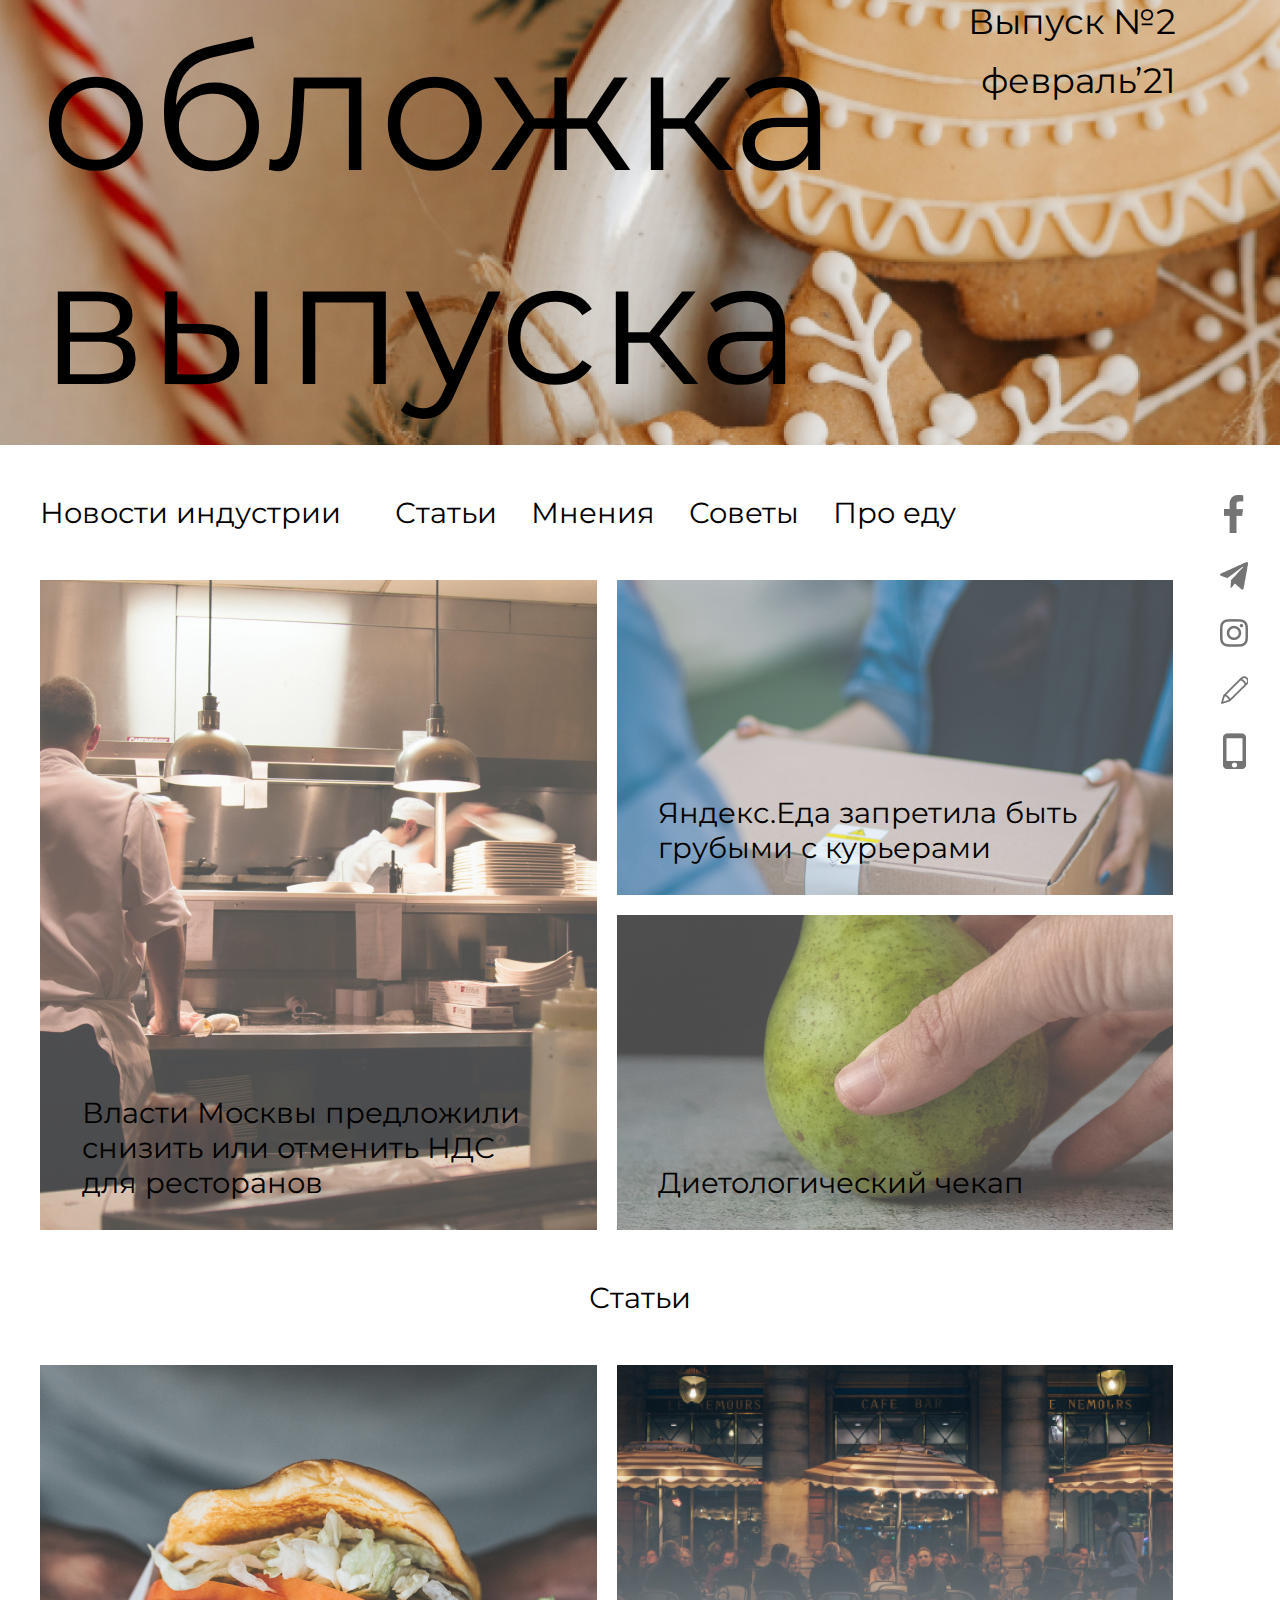
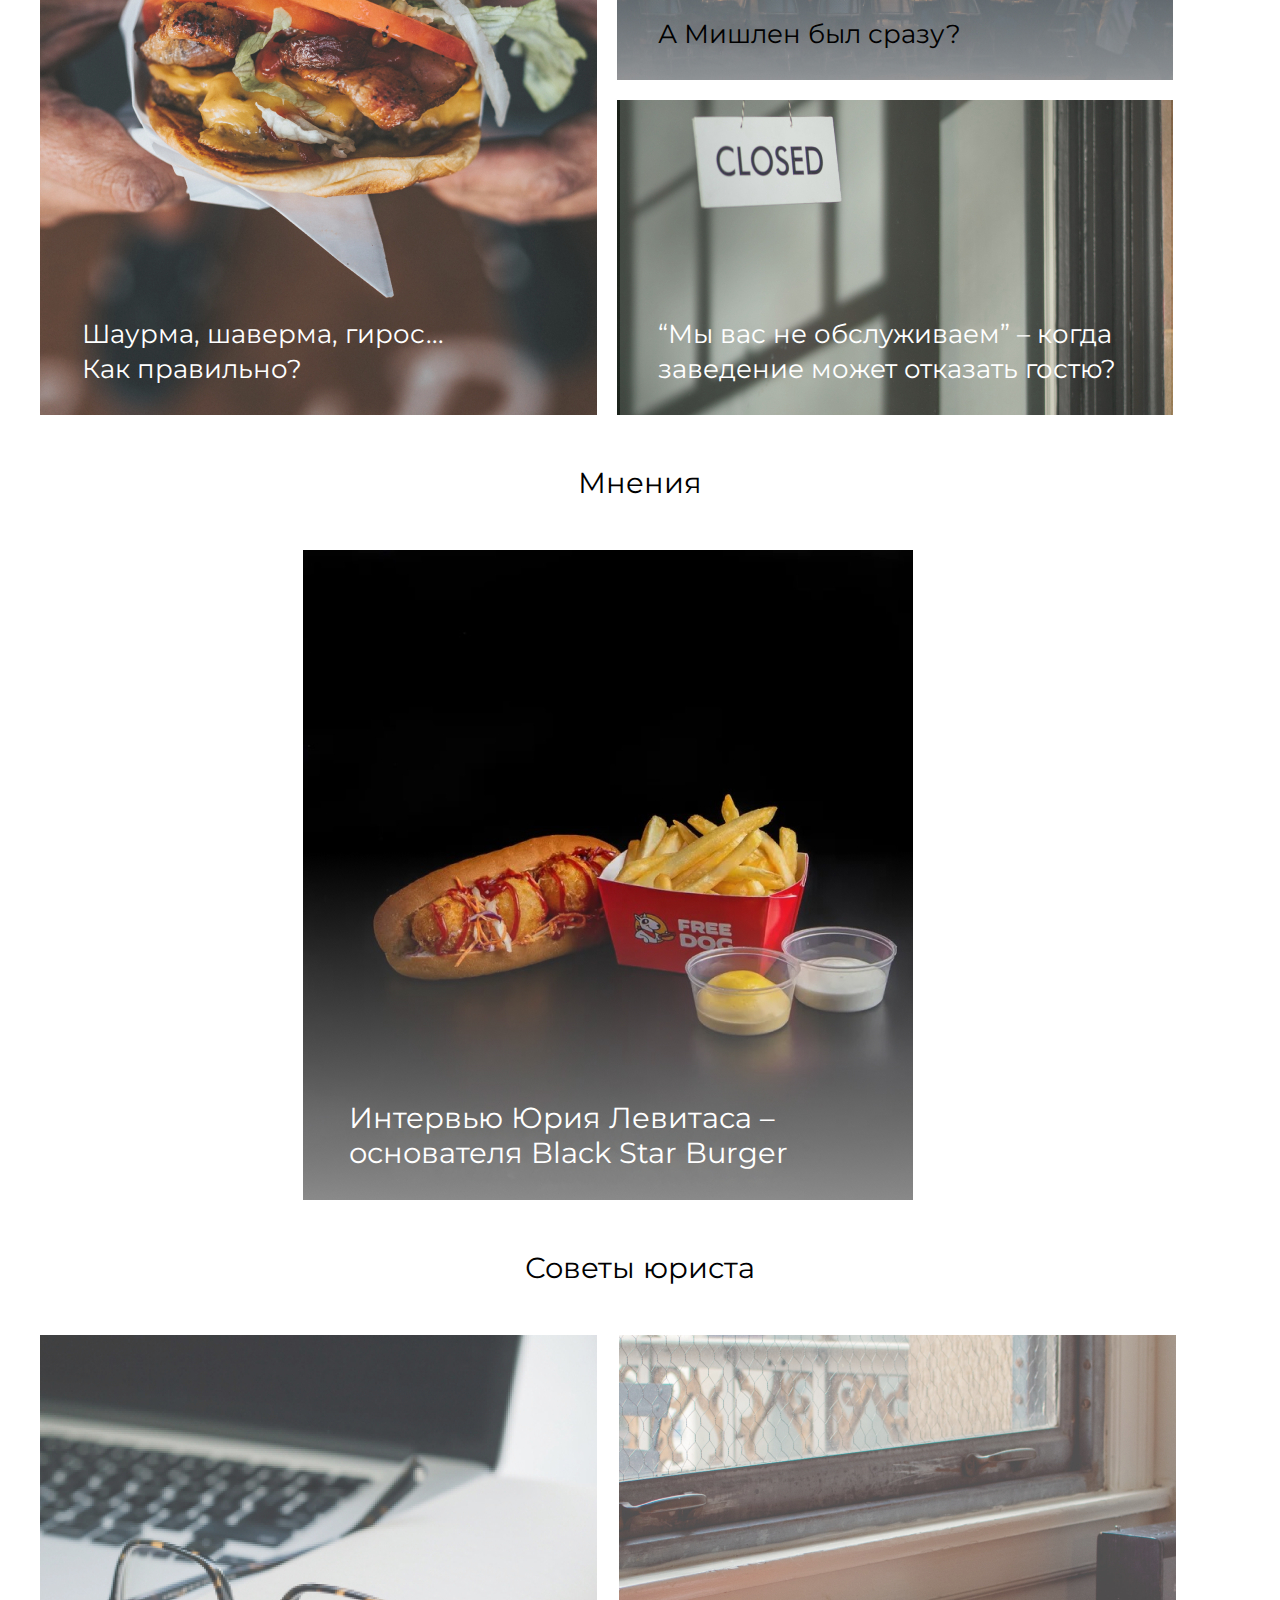
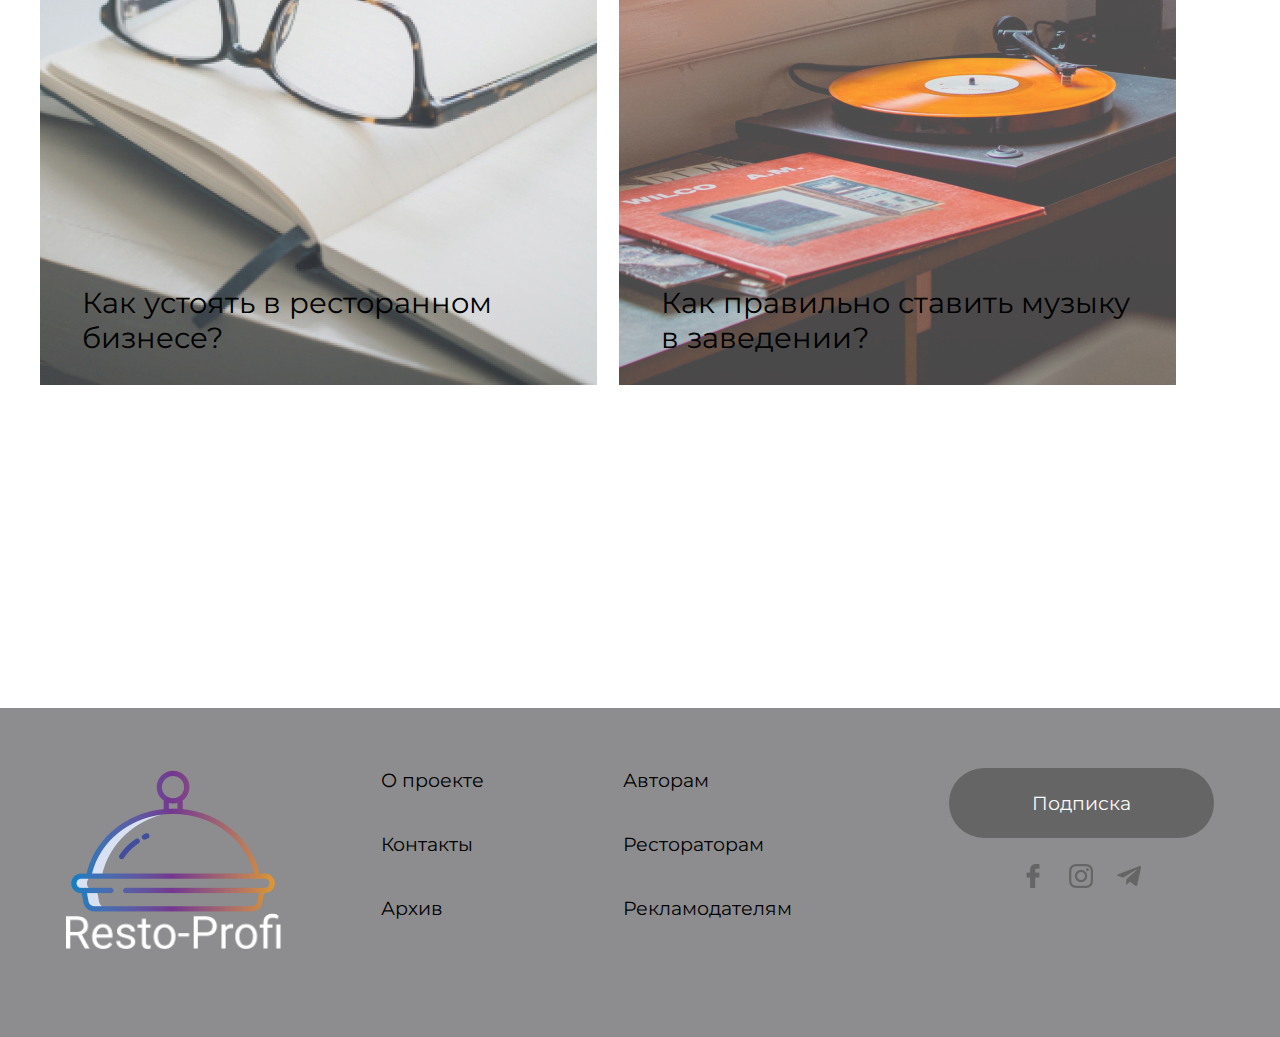
<file: index.htm>
<!DOCTYPE html>
<html lang="en">
<head>
    <meta charset="UTF-8"/>
    <title>RestoPRO</title>
    <meta name="viewport" content="width=device-width, initial-scale=1.0"/>
    <link rel="stylesheet" href="css/reset.css"/>
    <link rel="stylesheet" href="css/style.css"/>
</head>
<body>
    <header id="indexbg">
        <div class="main__container">
           
            <h1>обложка выпуска
            </h1>
           <div id="header__text">
            <p>Выпуск №2</p>
            <br/>
            <p>
                февраль’21
            </p>
           </div>
          
        </div>
    </header>
    <main>
        <nav class="padd10 main__container ">
            <ul>
                <li><a href="#news">Новости индустрии</a></li>
                <li><a href="#articles">Статьи</a></li>
                <li><a href="#opinions">Мнения</a></li>
                <li><a href="#advice">Советы</a></li>
                <li><a href="">Про еду</a></li>
            </ul>
        </nav>
        <div id="news" class="grid padd10 main__container">
            <article class="one">
                <img src="img/moscow.jpg" alt=""/>
                <h2><a href="news/news_moscow.htm" target="_blank">Власти Москвы предложили снизить или отменить НДС для ресторанов</a></h2>
            </article>
            <article class="two">
                <img src="img/yandex2.jpg" alt=""/>
                <h2><a href="news/news_yandex.htm" target="_blank">Яндекс.Еда запретила быть грубыми с курьерами</a></h2>
            </article>
            <article class="three">
                <img src="img/checkup2.jpg" alt=""/>
                <h2><a href="news/news_check_up.htm" target="_blank">Диетологический чекап</a></h2>
            </article>

        </div>
        <h3>
            Статьи
        </h3>
        <div id="articles" class="grid padd10 main__container">
            <article class="one">
                <img src="img/shaurma2.jpg" alt=""/>
                <h2><a href="shaurma.htm" target="_blank" class="txt__white">Шаурма, шаверма, гирос... <br/>
                    Как правильно?</a></h2>
            </article>
            <article class="two">
                <img src="img/mishlen2.jpg" alt=""/>
                <h2><a href="mishlen.htm" target="_blank">А Мишлен был сразу?</a></h2>
            </article>
            <article class="three">
                <img src="img/closed2.jpg" alt=""/>
                <h2><a href="closed.htm" target="_blank" class="txt__white">“Мы вас не обслуживаем” – когда <br/> заведение может отказать гостю?</a></h2>
            </article>

        </div>
        <h3>
            Мнения
        </h3>
        <div id="opinions" class="flex padd10 main__container">
            <article >
                <img src="img/yuriy2.jpg" alt=""/>
                <h2><a href="yuriy_levitas.htm" target="_blank" class="txt__white">Интервью Юрия Левитаса –
                    основателя Black Star Burger</a></h2>
            </article>
           

        </div>
        <h3>
            Советы юриста
        </h3>

        <div id="advice" class="flex padd10 main__container">
            <article>
                <img src="img/docum2.jpg" alt=""/>
                <h2><a href="documents.htm" target="_blank" >Как устоять в ресторанном бизнесе?</a></h2>
            </article>
            <article>
                <img src="img/music2.jpg" alt=""/>
                <h2><a href="music.htm" target="_blank" >Как правильно ставить музыку 
                    в заведении?</a></h2>
            </article>
           

        </div>

        <div class="sticky ">
            <div class="soc">
                <a href="https://www.facebook.com/Restoprofiru-103158781492207" target="_blank"></a>
                <a href="https://t.me/resto_profi" target="_blank"></a>
                <a href="https://www.instagram.com/resto.profi.ru/" target="_blank"></a>
                <a href="" target="_blank"></a>
                <a href="" target="_blank"></a>
             </div>
        </div>
    </main>
    <footer>
       
        <nav class="footer__nav footer__container">
            <div class="footer__logo">
                <img src="img/logo.png" alt=" Resto-profi logo">
            </div>
            <ul>
                <li><a href="redaction.htm" target="_blank">О проекте</a></li>
                <li><a href="contact.htm" target="_blank">Контакты</a></li>
                <li><a href="">Архив</a></li>
                
            </ul>
            <ul>
                <li><a href="">Авторам</a></li>
                <li><a href="" >Рестораторам</a></li>
                <li><a href="advertising.htm" target="_blank">Рекламодателям</a></li>
               
            </ul>
       
            <div class="footer__sub">
                <a href="#" sp-show-form="178198" class="footer__btn">Подписка</a>
    
                <div>
                    <a href="https://www.facebook.com/Restoprofiru-103158781492207" target="_blank" class="footer__icons" class="footer__icons"> <img src="img/facebook.png" alt=""></a>
                    <a href="https://www.instagram.com/resto.profi.ru/" target="_blank" class="footer__icons"><img src="img/instagram.png" alt=""></a>
                    <a href="https://t.me/resto_profi " target="_blank"><img src="img/telegram.png" alt=""></a>
                </div>
            </div>
        </nav>
   
</footer>


<!-- Subscription Form -->
<style >.sp-force-hide { display: none;}.sp-form[sp-id="178198"] { display: block; background: #ffffff; padding: 20px; width: 360px; max-width: 100%; border-radius: 29px; -moz-border-radius: 29px; -webkit-border-radius: 29px; border-color: #dddddd; border-style: solid; border-width: 5px; font-family: Arial, "Helvetica Neue", sans-serif; background-repeat: no-repeat; background-position: center; background-size: auto;}.sp-form[sp-id="178198"] input[type="checkbox"] { display: inline-block; opacity: 1; visibility: visible;}.sp-form[sp-id="178198"] .sp-form-fields-wrapper { margin: 0 auto; width: 320px;}.sp-form[sp-id="178198"] .sp-form-control { background: rgba(222, 222, 222, 1); border-color: #cccccc; border-style: solid; border-width: 3px; font-size: 15px; padding-left: 8.75px; padding-right: 8.75px; border-radius: 13px; -moz-border-radius: 13px; -webkit-border-radius: 13px; height: 35px; width: 100%;}.sp-form[sp-id="178198"] .sp-field label { color: #444444; font-size: 13px; font-style: normal; font-weight: bold;}.sp-form[sp-id="178198"] .sp-button-messengers { border-radius: 13px; -moz-border-radius: 13px; -webkit-border-radius: 13px;}.sp-form[sp-id="178198"] .sp-button { border-radius: 9px; -moz-border-radius: 9px; -webkit-border-radius: 9px; background-color: #656565; color: #ffffff; width: auto; font-weight: 400; font-style: normal; font-family: Arial, "Helvetica Neue", sans-serif; box-shadow: none; -moz-box-shadow: none; -webkit-box-shadow: none;}.sp-form[sp-id="178198"] .sp-button-container { text-align: center;}.sp-popup-outer { background: rgba(0, 0, 0, 0.5);}</style><div class="sp-form-outer sp-popup-outer sp-force-hide" style="background: rgba(0, 0, 0, 0.5);"><div id="sp-form-178198" sp-id="178198" sp-hash="efa14b53a9901c4179bae6ec0ec1d4e13e17a948e6c9720873df9cf23280955c" sp-lang="ru" class="sp-form sp-form-regular sp-animation-slide-bottom sp-form-popup" sp-show-options="%7B%22satellite%22%3Afalse%2C%22maDomain%22%3A%22login.sendpulse.com%22%2C%22formsDomain%22%3A%22forms.sendpulse.com%22%2C%22condition%22%3A%22onButtonClick%22%2C%22scrollTo%22%3A25%2C%22delay%22%3A10%2C%22repeat%22%3A3%2C%22background%22%3A%22rgba(0%2C%200%2C%200%2C%200.5)%22%2C%22position%22%3A%22bottom-right%22%2C%22animation%22%3A%22sp-animation-slide-bottom%22%2C%22hideOnMobile%22%3Afalse%2C%22urlFilter%22%3Afalse%2C%22urlFilterConditions%22%3A%5B%7B%22force%22%3A%22hide%22%2C%22clause%22%3A%22contains%22%2C%22token%22%3A%22%22%7D%5D%2C%22analytics%22%3A%7B%22ga%22%3A%7B%22eventLabel%22%3A%22%D0%A4%D0%BE%D1%80%D0%BC%D0%B0_%D0%BF%D0%BE%D0%B4%D0%BF%D0%B8%D1%81%D0%BA%D0%B8_%D0%9D%D0%BE%D0%B2%D1%8B%D0%B5_%D0%BF%D0%BE%D0%B4%D0%BF%D0%B8%D1%81%D1%87%D0%B8%D0%BA%D0%B8%22%2C%22send%22%3Afalse%7D%2C%22ym%22%3A%7B%22counterId%22%3Anull%2C%22eventLabel%22%3Anull%2C%22targetId%22%3Anull%2C%22send%22%3Afalse%7D%7D%2C%22utmEnable%22%3Afalse%7D"><div class="sp-form-fields-wrapper"><button class="sp-btn-close ">&nbsp;</button><div class="sp-message"><div></div></div><form novalidate="" class="sp-element-container ui-sortable ui-droppable "><div class="sp-field sp-field-full-width" sp-id="sp-38491123-53c7-4f8a-87cd-ed8043d6b1a8"><div style="font-family: inherit; line-height: 1.2;"><p>Раз в месяц мы отправляем дайджест с самыми популярными статьями.<br>Нажимая кнопку "Подписаться", вы даете свое согласие на обработку ваших персональных данных.</p></div></div><div class="sp-field " sp-id="sp-22d3ed89-ea74-4688-9955-654034e97986"><label class="sp-control-label"><span >Email</span><strong >*</strong></label><input type="email" sp-type="email" name="sform[email]" class="sp-form-control " placeholder="username@gmail.com" sp-tips="%7B%22required%22%3A%22%D0%9E%D0%B1%D1%8F%D0%B7%D0%B0%D1%82%D0%B5%D0%BB%D1%8C%D0%BD%D0%BE%D0%B5%20%D0%BF%D0%BE%D0%BB%D0%B5%22%2C%22wrong%22%3A%22%D0%9D%D0%B5%D0%B2%D0%B5%D1%80%D0%BD%D1%8B%D0%B9%20email-%D0%B0%D0%B4%D1%80%D0%B5%D1%81%22%7D" required="required"></div><div class="sp-field sp-button-container " sp-id="sp-7e754bb1-9222-4cc9-86f4-ec158f95e5f2"><button id="sp-7e754bb1-9222-4cc9-86f4-ec158f95e5f2" class="sp-button">Подписаться </button></div></form><div class="sp-link-wrapper sp-brandname__left"></div></div></div></div><script type="text/javascript" src="//web.webformscr.com/apps/fc3/build/default-handler.js?1613460395147"></script> 
<!-- /Subscription Form -->
</body>
</html>
</file>
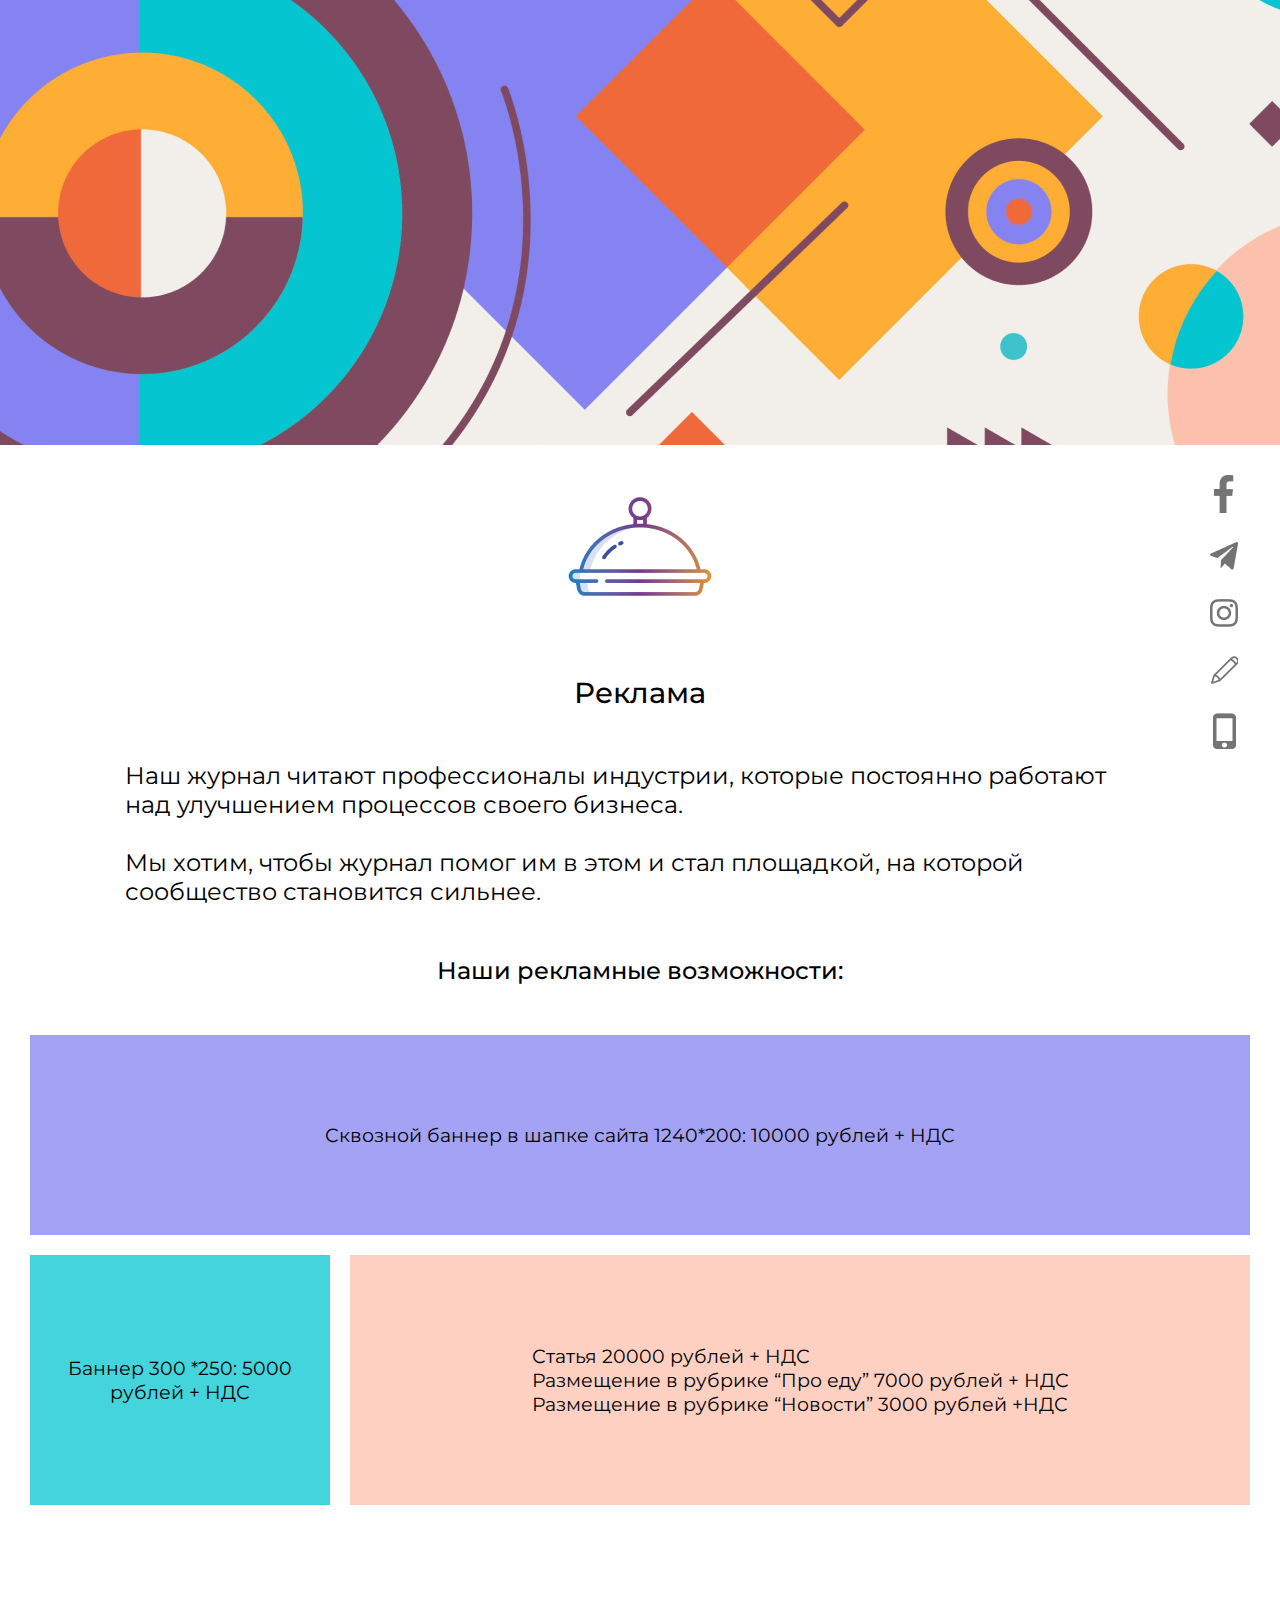
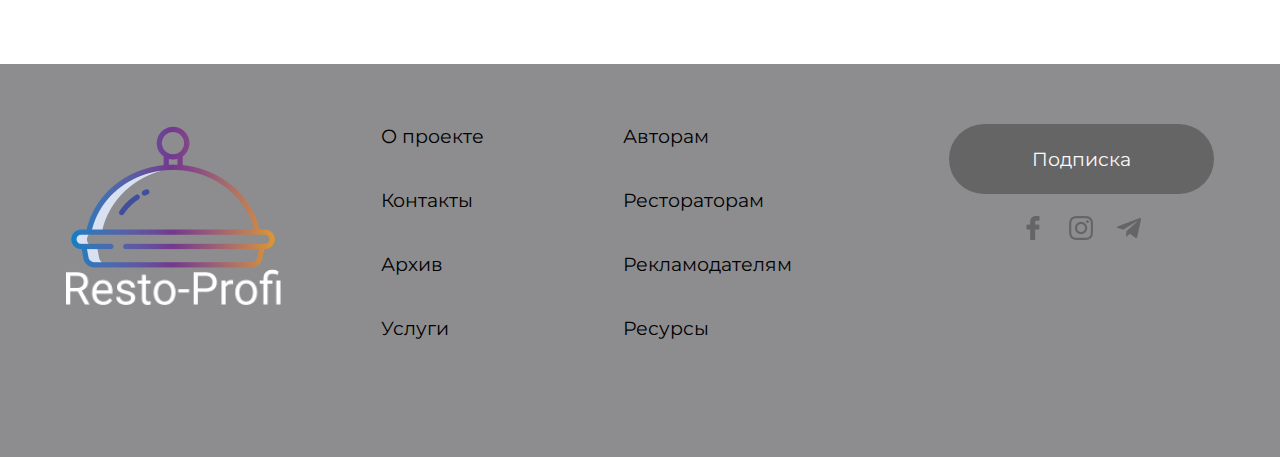
<file: advertising.htm>
<!DOCTYPE html>
<html lang="en">
<head>
    <meta charset="UTF-8"/>
    <title>RestoPRO</title>
    <meta name="viewport" content="width=device-width, initial-scale=1.0"/>
    <link rel="stylesheet" href="css/reset.css"/>
    <link rel="stylesheet" href="css/footernav.css"/>
</head>
<body>
    <header id="advertisingbg"></header>
    <main>
        <div class="logo main__container">
            <img src="img/logo2.png" alt="Logo">
            <h1>
                Реклама
            </h1>
        </div>
        <p class="main__container"> 
            Наш журнал читают профессионалы индустрии, которые постоянно работают над улучшением процессов своего бизнеса.  
            <br/><br/>
            Мы хотим, чтобы журнал помог им в этом и стал площадкой, на которой сообщество становится сильнее.  
        </p>
        <h2>
            Наши рекламные возможности: 
        </h2>
        <div  class="banner main__container ">
           <h3 >
            Сквозной баннер в шапке сайта 1240*200:  10000 рублей + НДС
           </h3>
        </div>
       <div class="banner2 main__container">
            <div >
                <h3>
                    Баннер 300 *250:  5000 рублей + НДС
                </h3>
            </div>
            <div>
                <h3>
                    Статья 20000 рублей + НДС <br/>
                    Размещение в рубрике “Про еду” 7000 рублей + НДС <br/>
                    Размещение в рубрике “Новости” 3000 рублей +НДС <br/>
                </h3>
            </div>
       </div>
        


        
        <div class="sticky ">
            <div class="soc">
                <a href="https://www.facebook.com/Restoprofiru-103158781492207" target="_blank"></a>
                <a href="https://t.me/resto_profi" target="_blank"></a>
                <a href="https://www.instagram.com/resto.profi.ru/" target="_blank"></a>
                <a href="" target="_blank"></a>
                <a href="" target="_blank"></a>
             </div>
        </div>
    </main>
    <footer>
       
        <nav class="footer__nav footer__container">
            <div class="footer__logo">
                <img src="img/logo.png" alt=" Resto-profi logo">
            </div>
            <ul>
                <li><a href="">О проекте</a></li>
                <li><a href="">Контакты</a></li>
                <li><a href="">Архив</a></li>
                <li><a href="">Услуги</a></li>
            </ul>
            <ul>
                <li><a href="">Авторам</a></li>
                <li><a href="">Рестораторам</a></li>
                <li><a href="">Рекламодателям</a></li>
                <li><a href="">Ресурсы</a></li>
            </ul>
       
            <div class="footer__sub">
                <a href="" class="footer__btn">Подписка</a>
                <div>
                    <a href="https://www.facebook.com/Restoprofiru-103158781492207" target="_blank" class="footer__icons" class="footer__icons"> <img src="img/facebook.png" alt=""></a>
                    <a href="https://www.instagram.com/resto.profi.ru/" target="_blank" class="footer__icons"><img src="img/instagram.png" alt=""></a>
                    <a href="https://t.me/resto_profi " target="_blank"><img src="img/telegram.png" alt=""></a>
                </div>
            </div>
        </nav>
   
</footer>
</body>
</html>
</file>
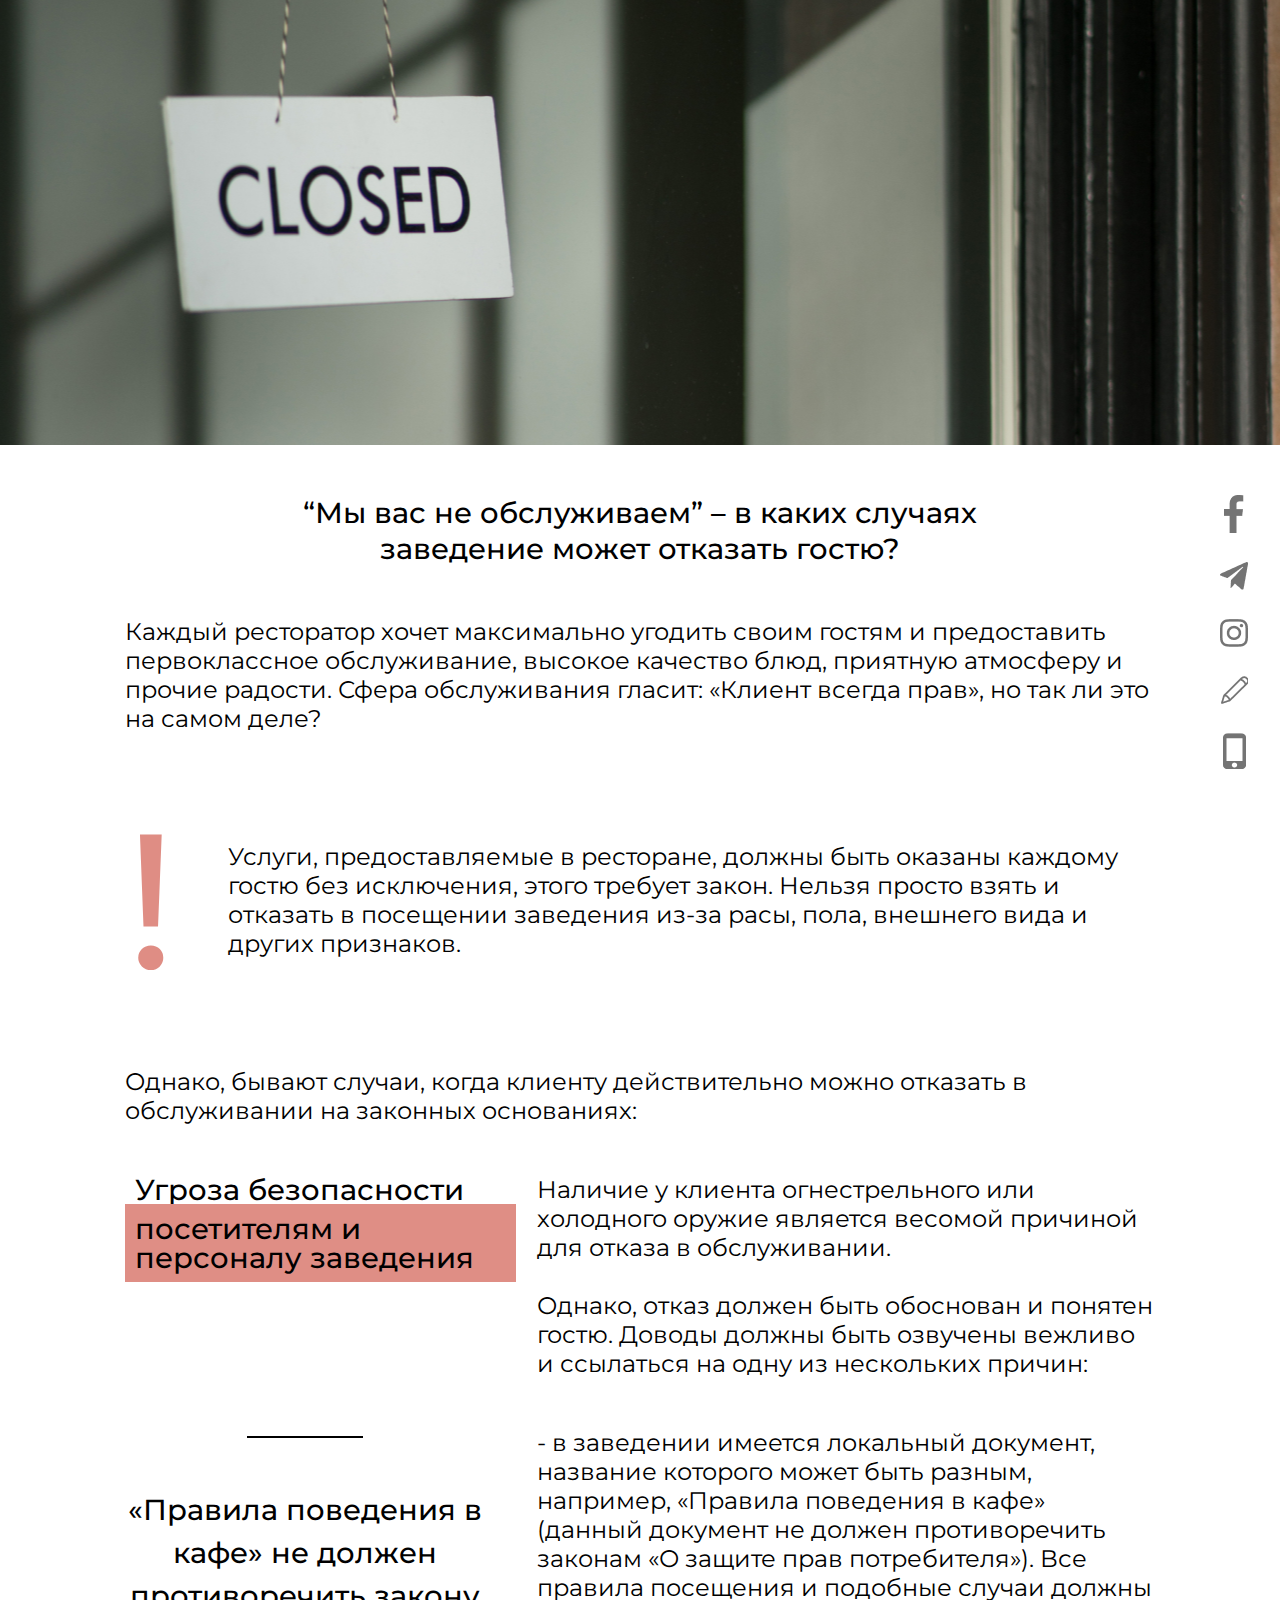
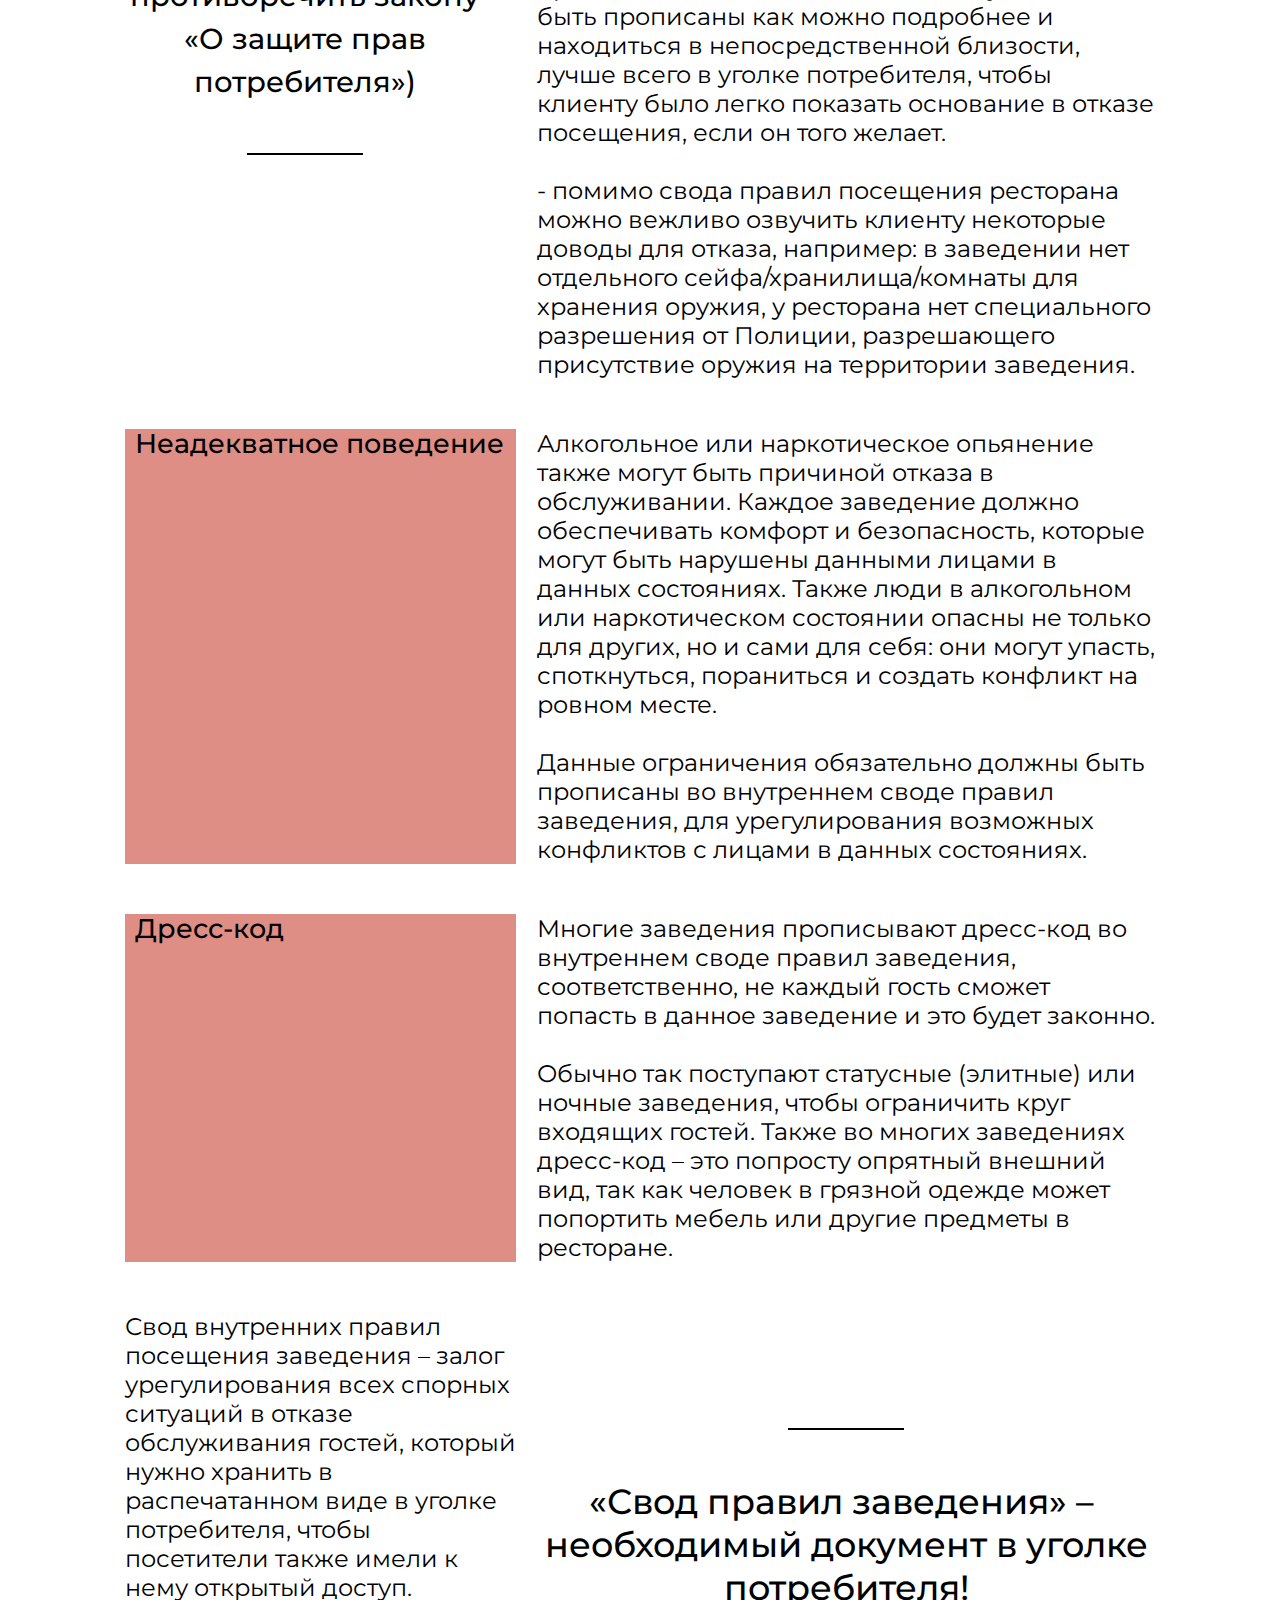
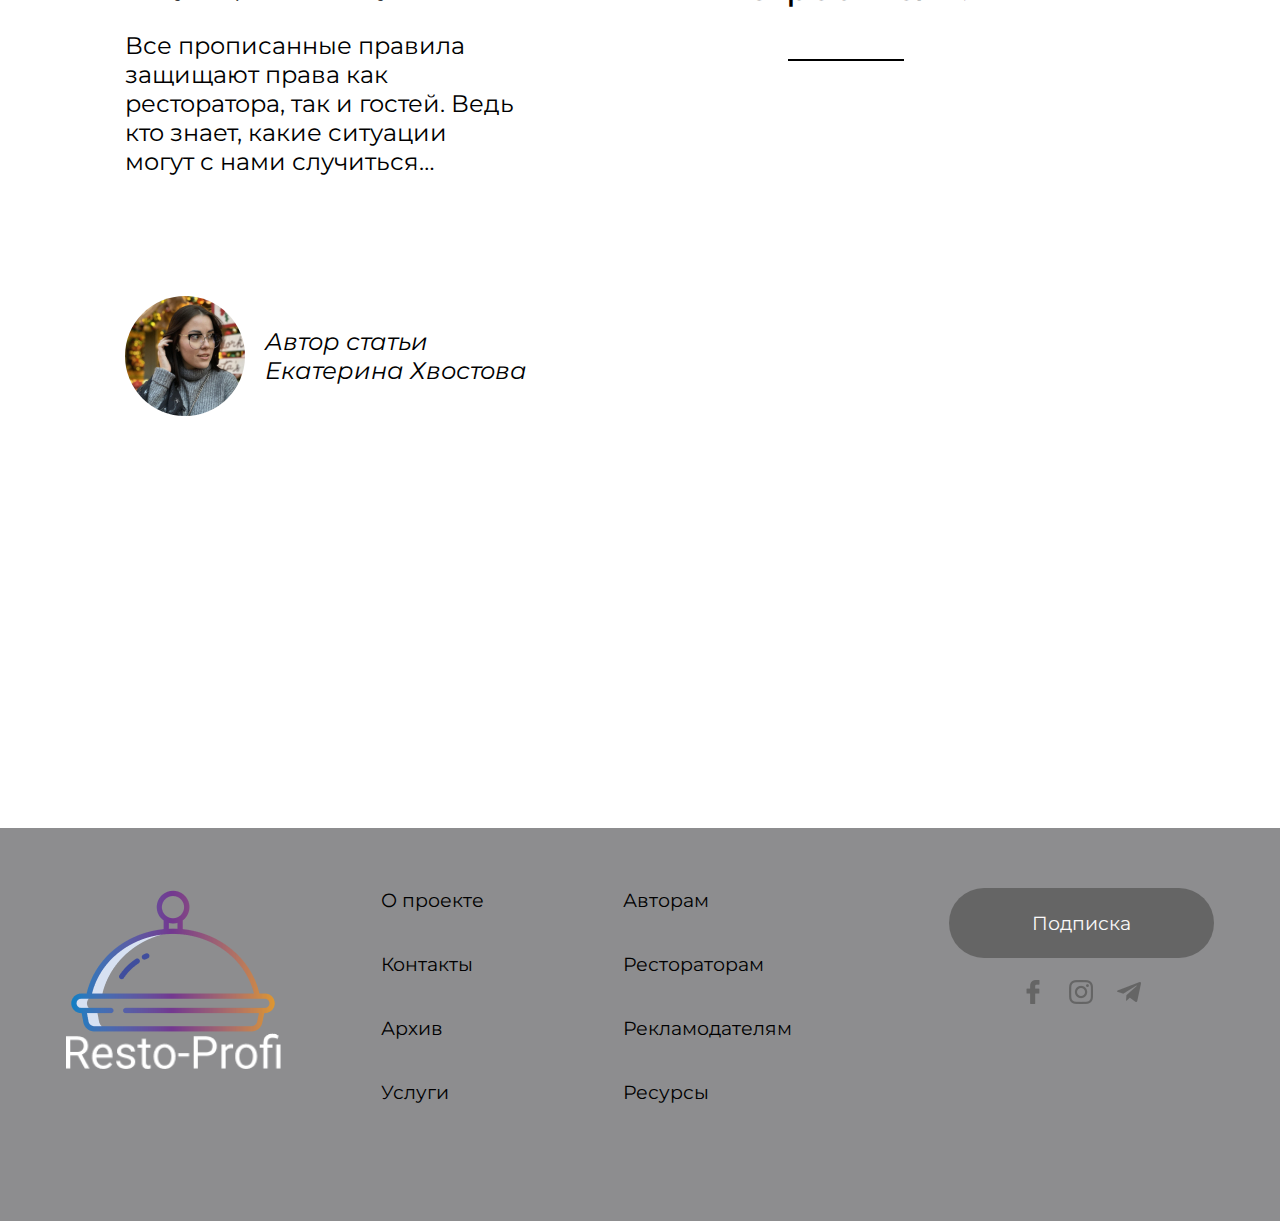
<file: closed.htm>
<!DOCTYPE html>
<html lang="en">
<head>
    <meta charset="UTF-8"/>
    <title>RestoPRO</title>
    <meta name="viewport" content="width=device-width, initial-scale=1.0"/>
    <link rel="stylesheet" href="css/reset.css"/>
    <link rel="stylesheet" href="css/articles.css"/>
</head>
<body>
    <header id="closedbg"></header>
    <main>
        <h1>
            “Мы вас не обслуживаем” – в каких случаях заведение может отказать гостю?
        </h1>
        <p class="main__container">
            Каждый ресторатор хочет максимально угодить своим гостям и предоставить первоклассное обслуживание, высокое качество блюд, приятную атмосферу 
            и прочие радости. Сфера обслуживания гласит: «Клиент всегда прав», но так 
            ли это на самом деле?

        </p>
        <div class="flex closed_txt padd10 main__container">
            <span>!</span>
            <p class="">
                Услуги, предоставляемые в ресторане, должны быть оказаны каждому гостю без исключения, этого требует закон. Нельзя просто взять 
                и отказать в посещении заведения из-за расы, пола, внешнего вида 
                и других признаков.
    
            </p>
        </div>

        <p class="main__container padd10">
            Однако, бывают случаи, когда клиенту действительно можно отказать
            в обслуживании на законных основаниях:
        </p>
        <section class="flex close padd10 main__container">
          <div>
            <h3>
                Угроза безопасности 
            </h3>
            <span>посетителям и персоналу заведения</span>
          </div>
            <p>
                Наличие у клиента огнестрельного 
                или холодного оружие является весомой причиной для отказа в обслуживании. 
                <br/><br/>
                Однако, отказ должен быть обоснован 
                и понятен гостю. Доводы должны быть озвучены вежливо и ссылаться на одну 
                из нескольких причин:
            </p>
        </section>
        <div class="flex padd10 main__container">
            <div>
                <hr class="line2"/>
                <h2>
                    «Правила поведения в кафе» не должен   противоречить закону «О защите прав потребителя»)
                </h2>
                <hr class="line2"/>
            </div>
            <p>

                - в заведении имеется локальный документ, название которого может быть разным, например, «Правила поведения в кафе» (данный документ не должен противоречить законам «О защите прав потребителя»). Все правила посещения и подобные случаи должны быть прописаны как можно подробнее и находиться в непосредственной близости, лучше всего в уголке потребителя, чтобы клиенту было легко показать основание 
                в отказе посещения, если он того желает. 
                <br/> <br/>

                - помимо свода правил посещения ресторана можно вежливо озвучить клиенту некоторые доводы для отказа, например: в заведении нет отдельного сейфа/хранилища/комнаты 
                для хранения оружия, у ресторана нет специального разрешения от Полиции, разрешающего присутствие оружия
                на территории заведения.

            </p>
        </div>
        <section class="flex close padd10 main__container">
            <h3>
                Неадекватное поведение 
            </h3>
            <p>
                Алкогольное или наркотическое опьянение также могут быть причиной отказа 
                в обслуживании. 
                Каждое заведение должно обеспечивать комфорт и безопасность, которые могут быть нарушены данными лицами в данных состояниях. 
                Также люди в алкогольном или наркотическом состоянии опасны не только для других, 
                но и сами для себя: они могут упасть, споткнуться, пораниться и создать конфликт 
                на ровном месте. 
                <br/> <br/>
                Данные ограничения обязательно должны быть прописаны во внутреннем своде правил заведения, для урегулирования возможных конфликтов с лицами в данных состояниях.

            </p>
        </section>
        <section class="flex close padd10 main__container">
            <h3>
                Дресс-код
            </h3>
            <p>
                Многие заведения прописывают дресс-код 
                во внутреннем своде правил заведения, соответственно, не каждый гость сможет попасть в данное заведение и это будет законно. 
                <br/> <br/>
                Обычно так поступают статусные (элитные) 
                или ночные заведения, чтобы ограничить круг входящих гостей. Также во многих заведениях дресс-код – это попросту опрятный внешний вид, так как человек в грязной одежде может попортить мебель или другие предметы 
                в ресторане.
                

            </p>
        </section>
        <div class="flex padd10 close2 main__container">
            <div>
                <hr class="line2"/>
                <h4>«Свод правил заведения» – 
                    необходимый документ 
                    в уголке потребителя! </h4>
                <hr class="line2"/>
            </div>
            <p>
                Свод внутренних правил посещения заведения – залог урегулирования всех спорных ситуаций в отказе обслуживания гостей, который нужно хранить 
                в распечатанном виде в уголке потребителя, чтобы посетители также имели 
                к нему открытый доступ. 
                <br/> <br/>
                Все прописанные правила защищают права как ресторатора, так и гостей. Ведь кто знает, какие ситуации могут с нами случиться…


            </p>
        </div>
        <div class="main__container author2">
            <span id="ekaterina__photo"></span>
            <h5>
                Автор статьи <br/>
                Екатерина Хвостова  
            </h5>
            
        </div>






        <div class="sticky close">
            <div class="soc">
                <a href="https://www.facebook.com/Restoprofiru-103158781492207" target="_blank"></a>
                <a href="https://t.me/resto_profi" target="_blank"></a>
                <a href="https://www.instagram.com/resto.profi.ru/" target="_blank"></a>
                <a href="" target="_blank"></a>
                <a href="" target="_blank"></a>
             </div>
        </div>
    </main>
    <footer>
       
        <nav class="footer__nav footer__container">
            <div class="footer__logo">
                <img src="img/logo.png" alt=" Resto-profi logo">
            </div>
            <ul>
                <li><a href="">О проекте</a></li>
                <li><a href="">Контакты</a></li>
                <li><a href="">Архив</a></li>
                <li><a href="">Услуги</a></li>
            </ul>
            <ul>
                <li><a href="">Авторам</a></li>
                <li><a href="">Рестораторам</a></li>
                <li><a href="">Рекламодателям</a></li>
                <li><a href="">Ресурсы</a></li>
            </ul>
       
            <div class="footer__sub">
                <a href="" class="footer__btn">Подписка</a>
                <div>
                    <a href="https://www.facebook.com/Restoprofiru-103158781492207" target="_blank" class="footer__icons" class="footer__icons"> <img src="img/facebook.png" alt=""></a>
                    <a href="https://www.instagram.com/resto.profi.ru/" target="_blank" class="footer__icons"><img src="img/instagram.png" alt=""></a>
                    <a href="https://t.me/resto_profi " target="_blank"><img src="img/telegram.png" alt=""></a>
                </div>
            </div>
        </nav>
   
</footer>
</body>
</html>
</file>
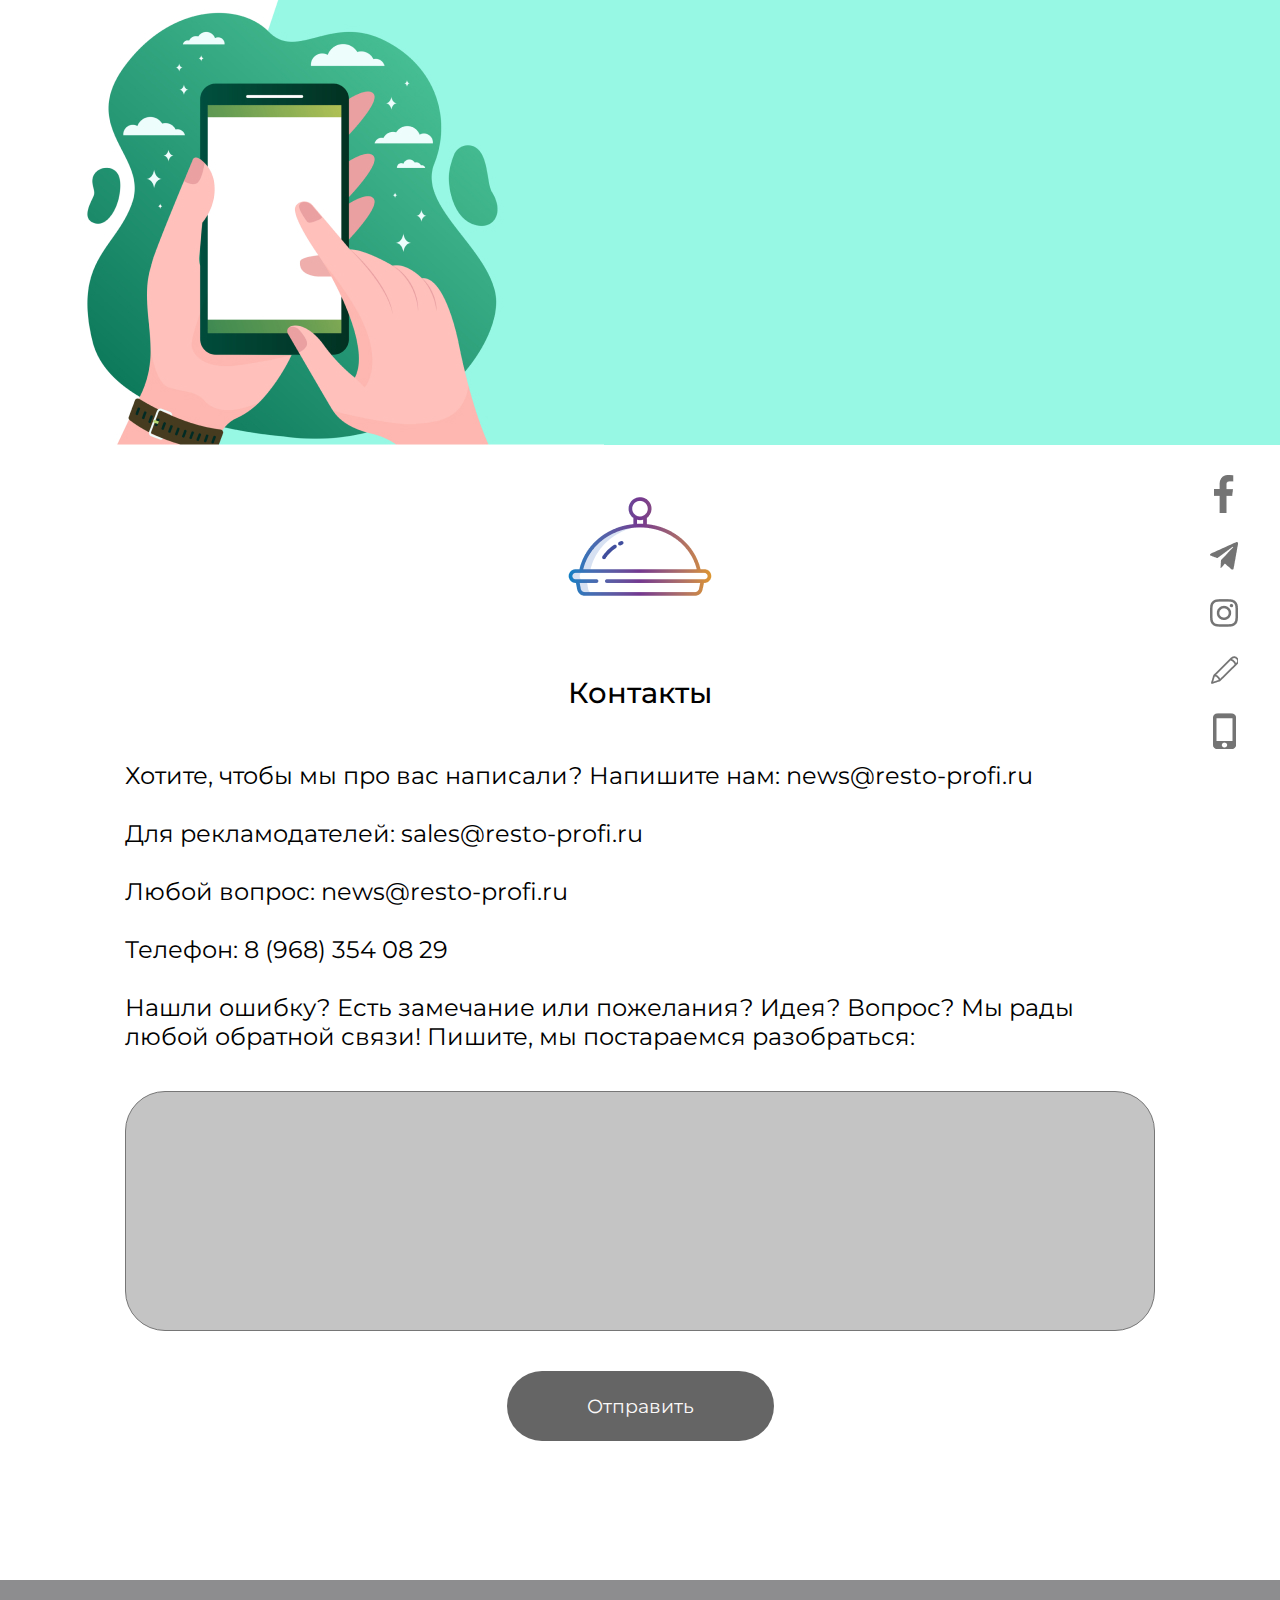
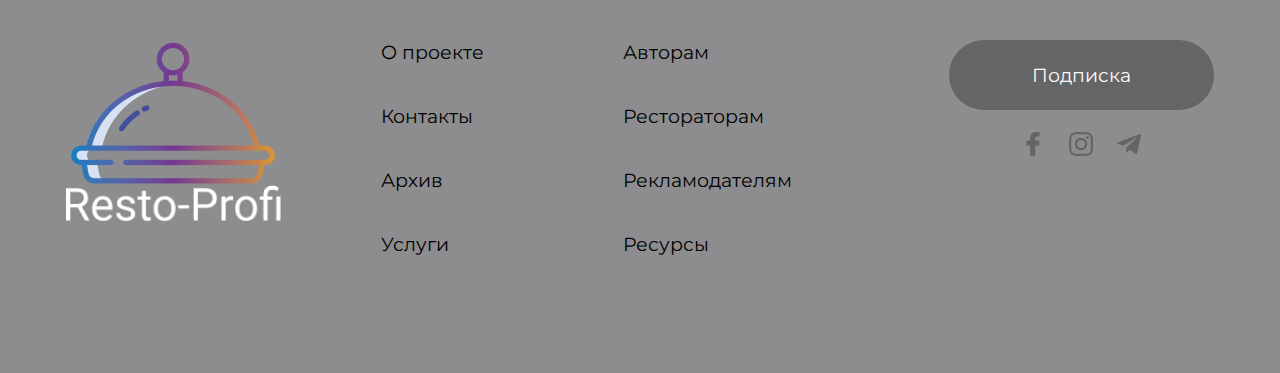
<file: contact.htm>
<!DOCTYPE html>
<html lang="en">
<head>
    <meta charset="UTF-8"/>
    <title>RestoPRO</title>
    <meta name="viewport" content="width=device-width, initial-scale=1.0"/>
    <link rel="stylesheet" href="css/reset.css"/>
    <link rel="stylesheet" href="css/footernav.css"/>
</head>
<body>
    <header id="contactbg"></header>
    <main>
        <div class="logo main__container">
            <img src="img/logo2.png" alt="Logo">
            <h1>
                Контакты
            </h1>
        </div>

        <p class="main__container">
            Хотите, чтобы мы про вас написали? Напишите нам: news@resto-profi.ru 
            <br/> <br/>
            Для рекламодателей: sales@resto-profi.ru
            <br/> <br/>
            Любой вопрос: news@resto-profi.ru
            <br/> <br/>
            Телефон: <a href="tel:8 (968) 354 08 29">8 (968) 354 08 29</a>
            <br/> <br/>
            Нашли ошибку? Есть замечание или пожелания? Идея? Вопрос? Мы рады любой обратной связи! Пишите, мы постараемся разобраться:    
        </p>

        <form action="#" class="main__container">
            <textarea name="" id=""></textarea>
            <input type="submit" value="Отправить"/>
        </form>


        <div class="sticky ">
            <div class="soc">
                <a href="https://www.facebook.com/Restoprofiru-103158781492207" target="_blank"></a>
                <a href="https://t.me/resto_profi" target="_blank"></a>
                <a href="https://www.instagram.com/resto.profi.ru/" target="_blank"></a>
                <a href="" target="_blank"></a>
                <a href="" target="_blank"></a>
             </div>
        </div>
    </main>
    <footer>
       
        <nav class="footer__nav footer__container">
            <div class="footer__logo">
                <img src="img/logo.png" alt=" Resto-profi logo">
            </div>
            <ul>
                <li><a href="">О проекте</a></li>
                <li><a href="">Контакты</a></li>
                <li><a href="">Архив</a></li>
                <li><a href="">Услуги</a></li>
            </ul>
            <ul>
                <li><a href="">Авторам</a></li>
                <li><a href="">Рестораторам</a></li>
                <li><a href="">Рекламодателям</a></li>
                <li><a href="">Ресурсы</a></li>
            </ul>
       
            <div class="footer__sub">
                <a href="" class="footer__btn">Подписка</a>
                <div>
                    <a href="https://www.facebook.com/Restoprofiru-103158781492207" target="_blank" class="footer__icons" class="footer__icons"> <img src="img/facebook.png" alt=""></a>
                    <a href="https://www.instagram.com/resto.profi.ru/" target="_blank" class="footer__icons"><img src="img/instagram.png" alt=""></a>
                    <a href="https://t.me/resto_profi " target="_blank"><img src="img/telegram.png" alt=""></a>
                </div>
            </div>
        </nav>
   
</footer>
</body>
</html>
</file>
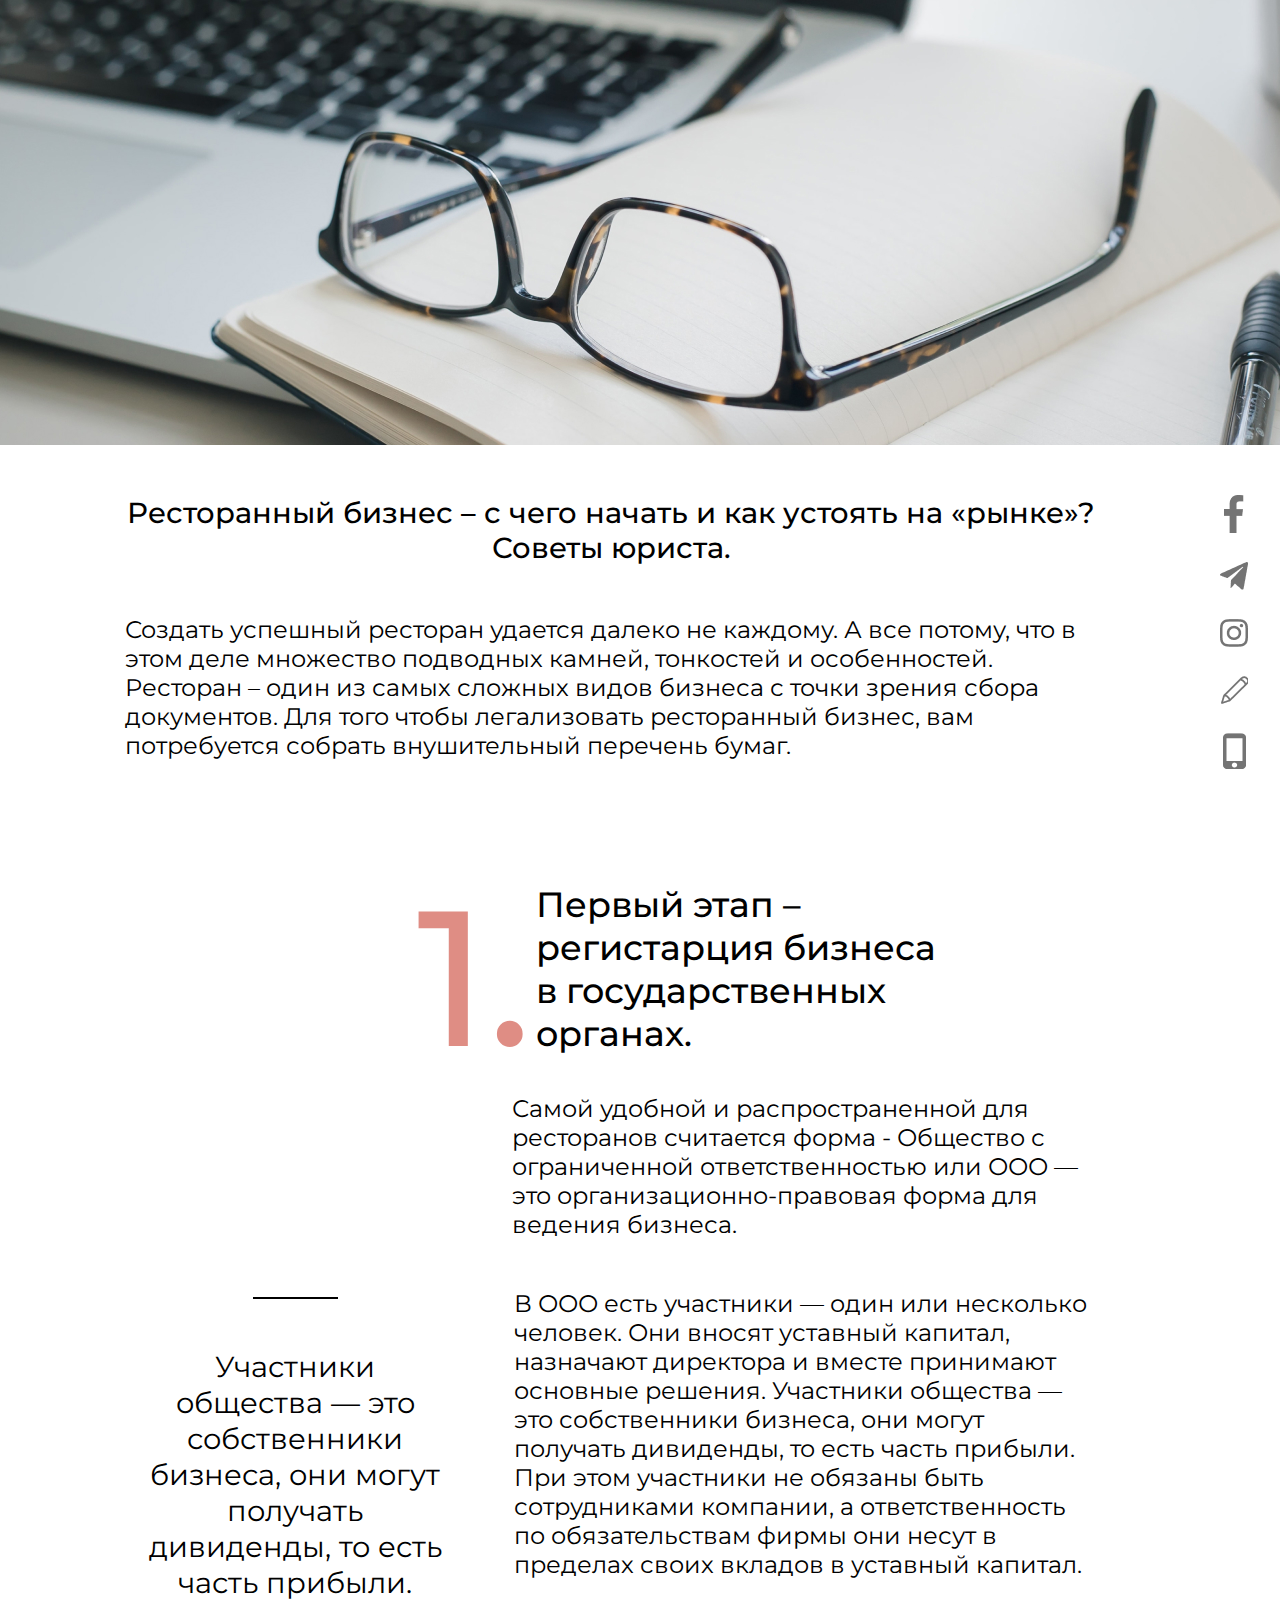
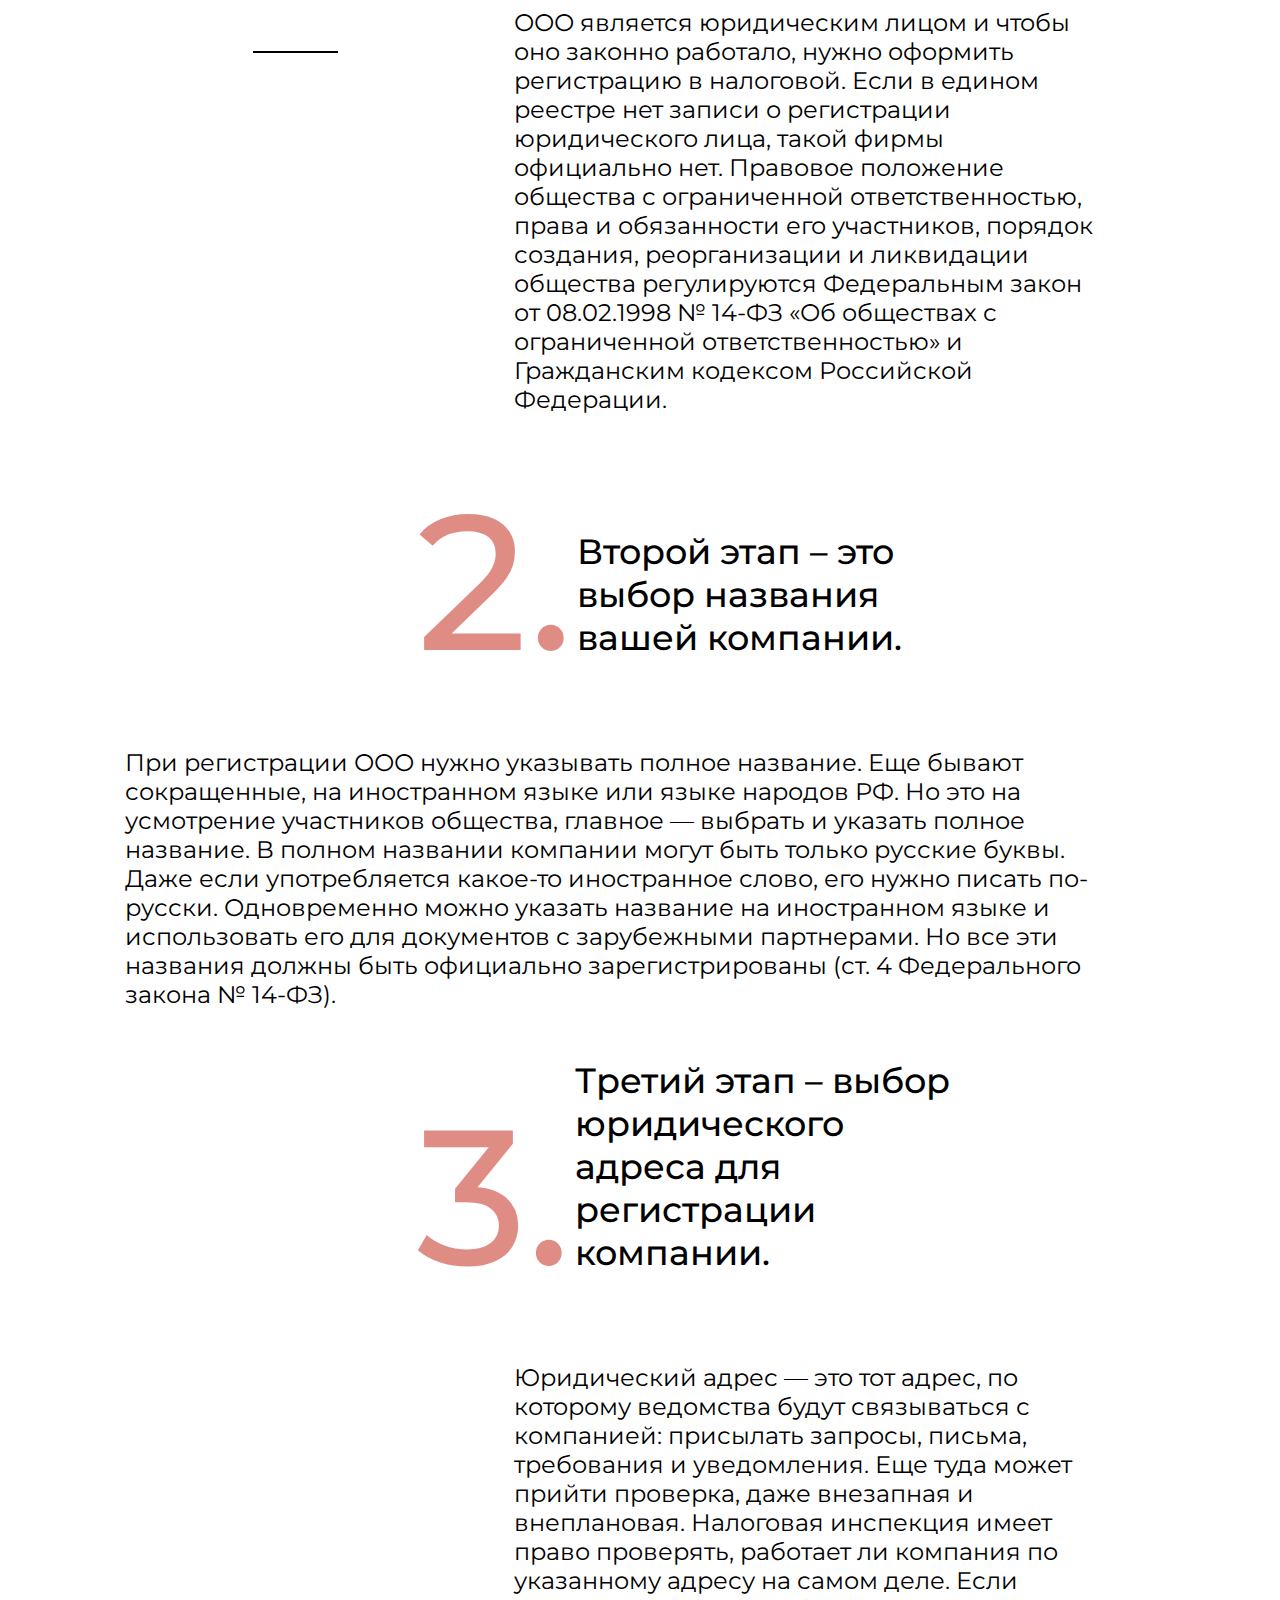
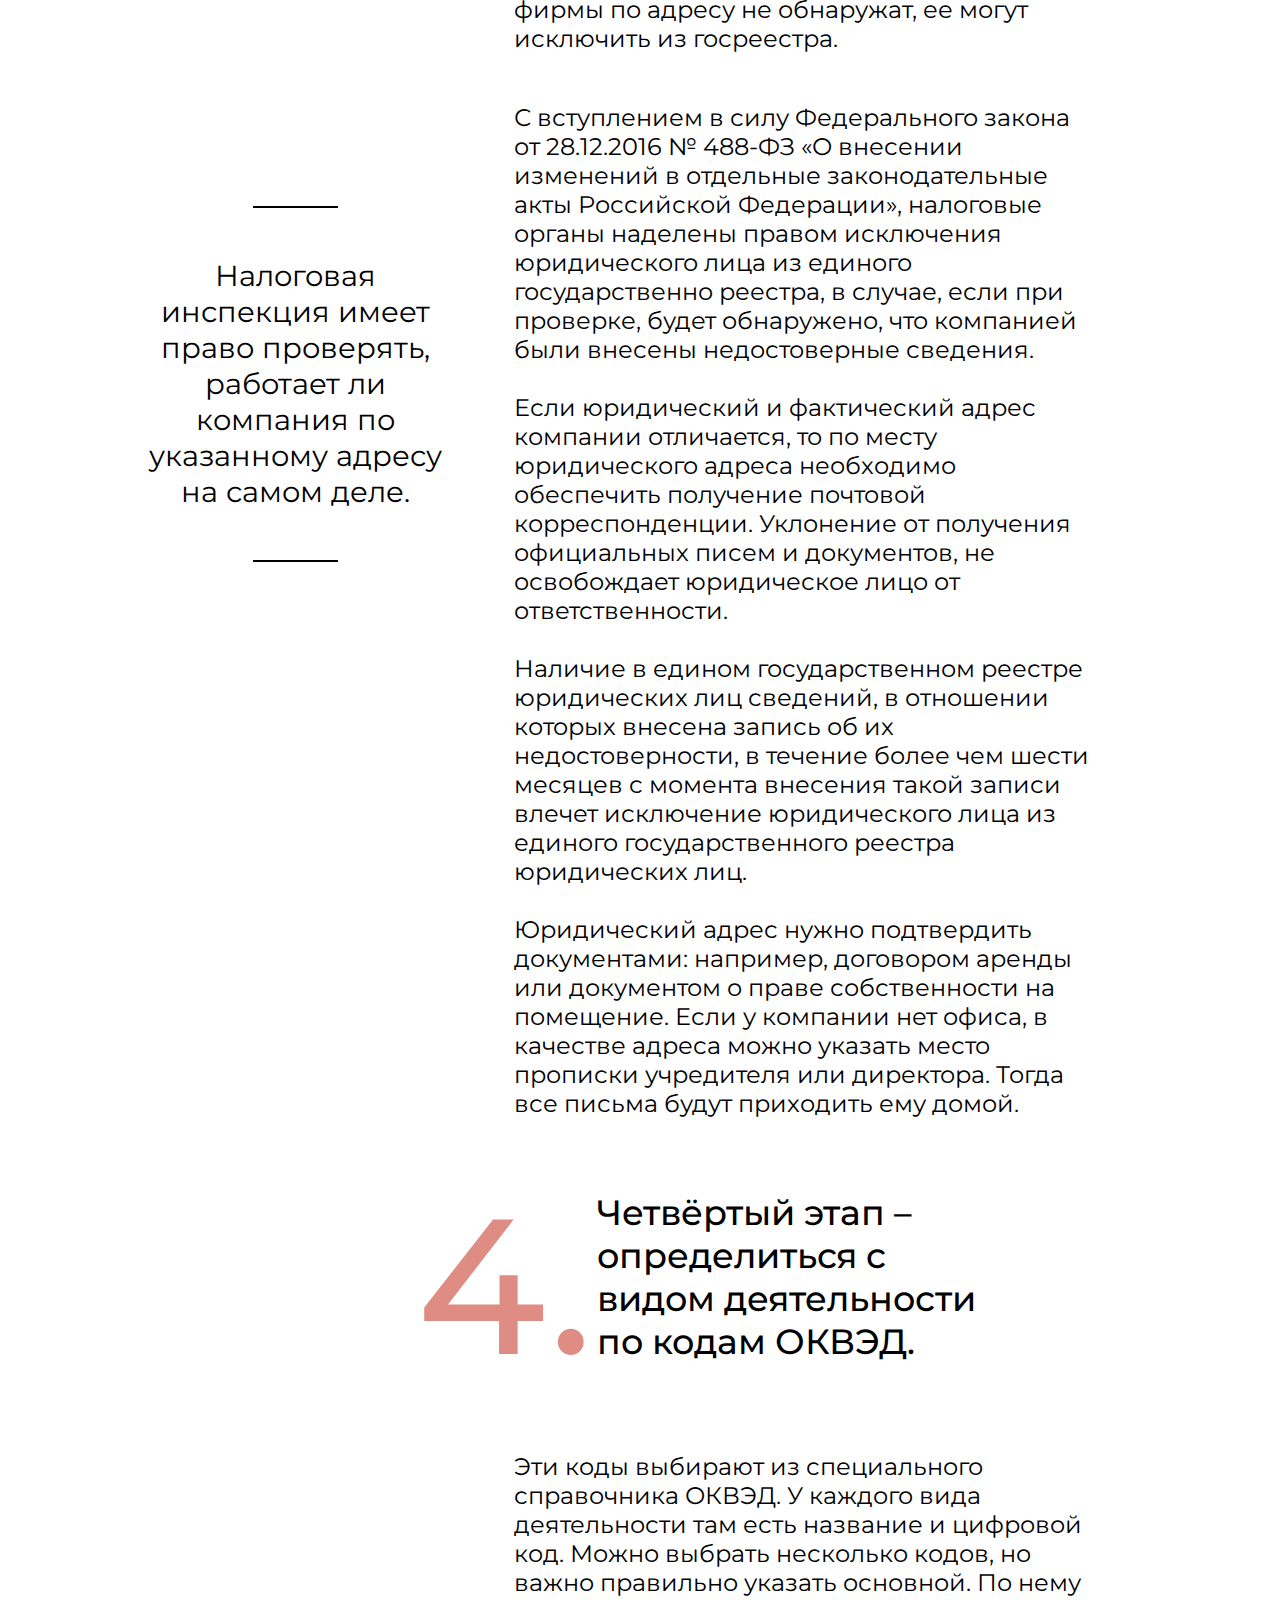
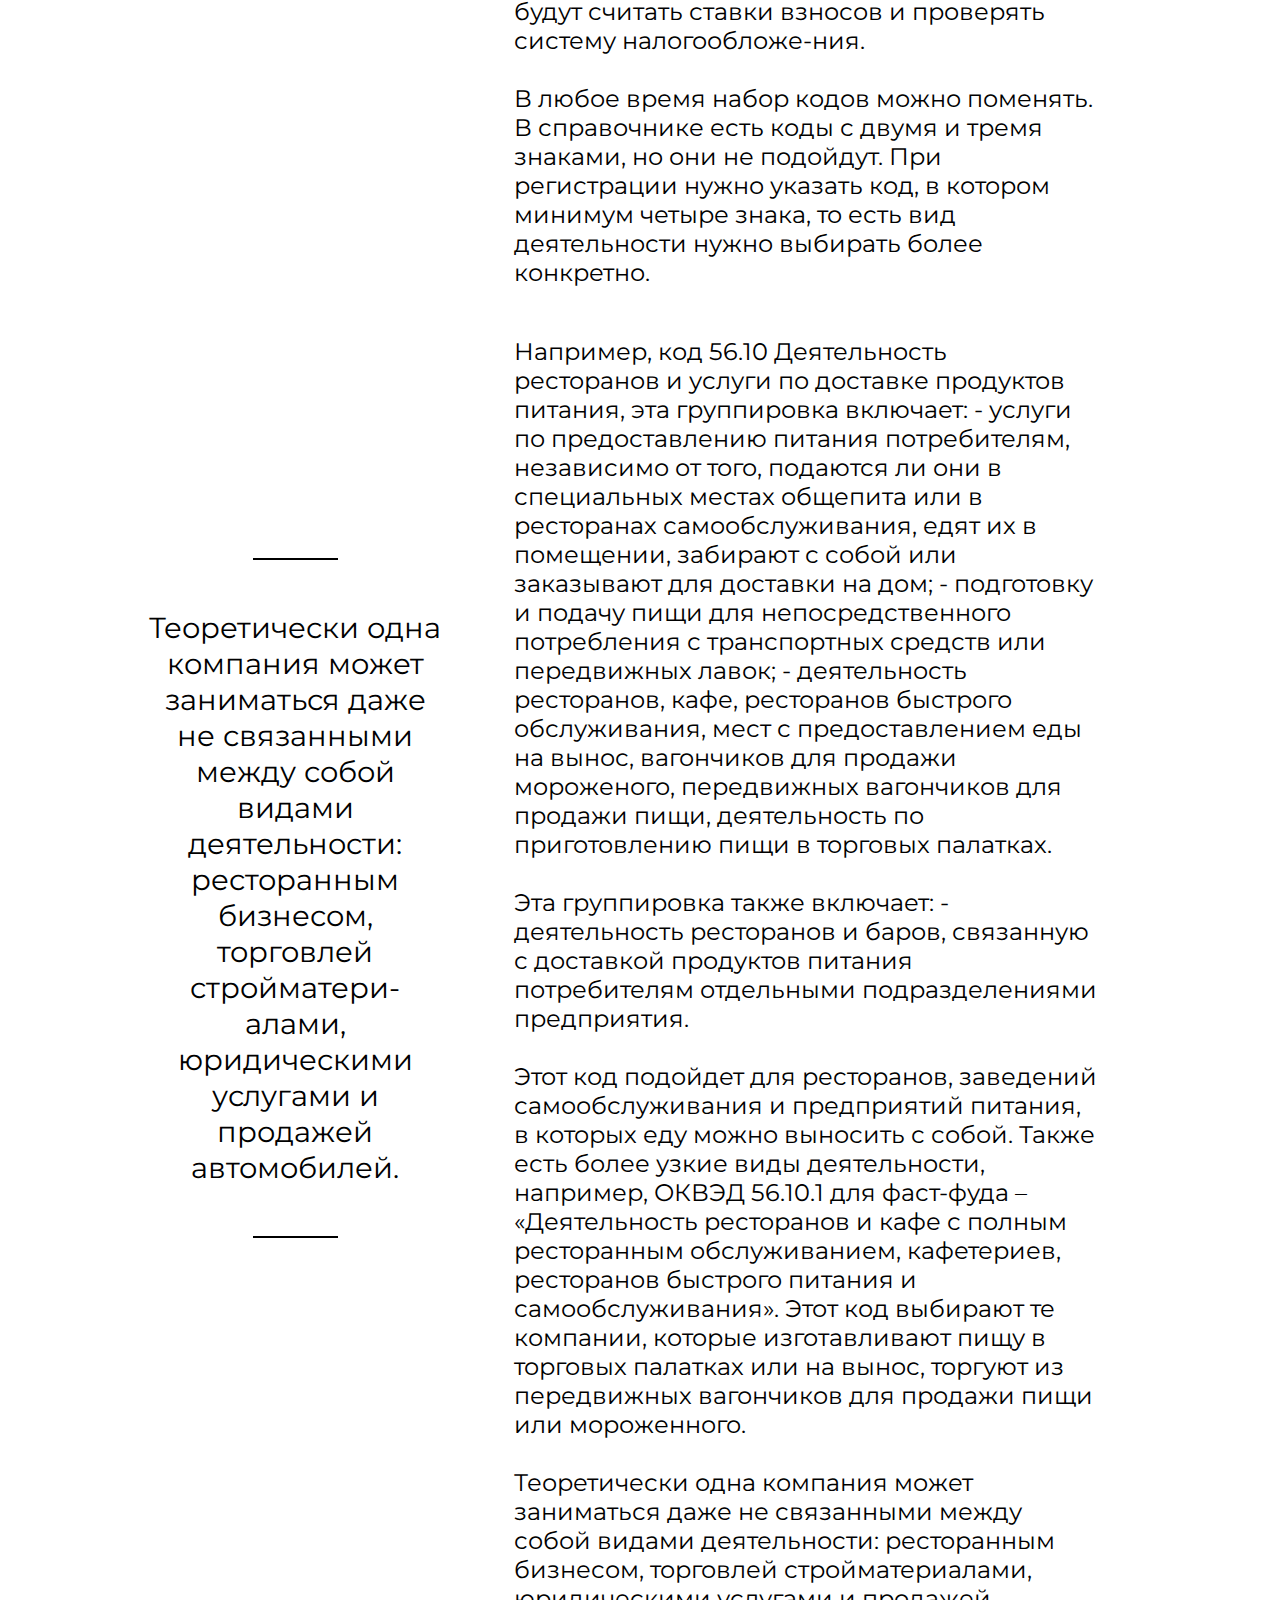
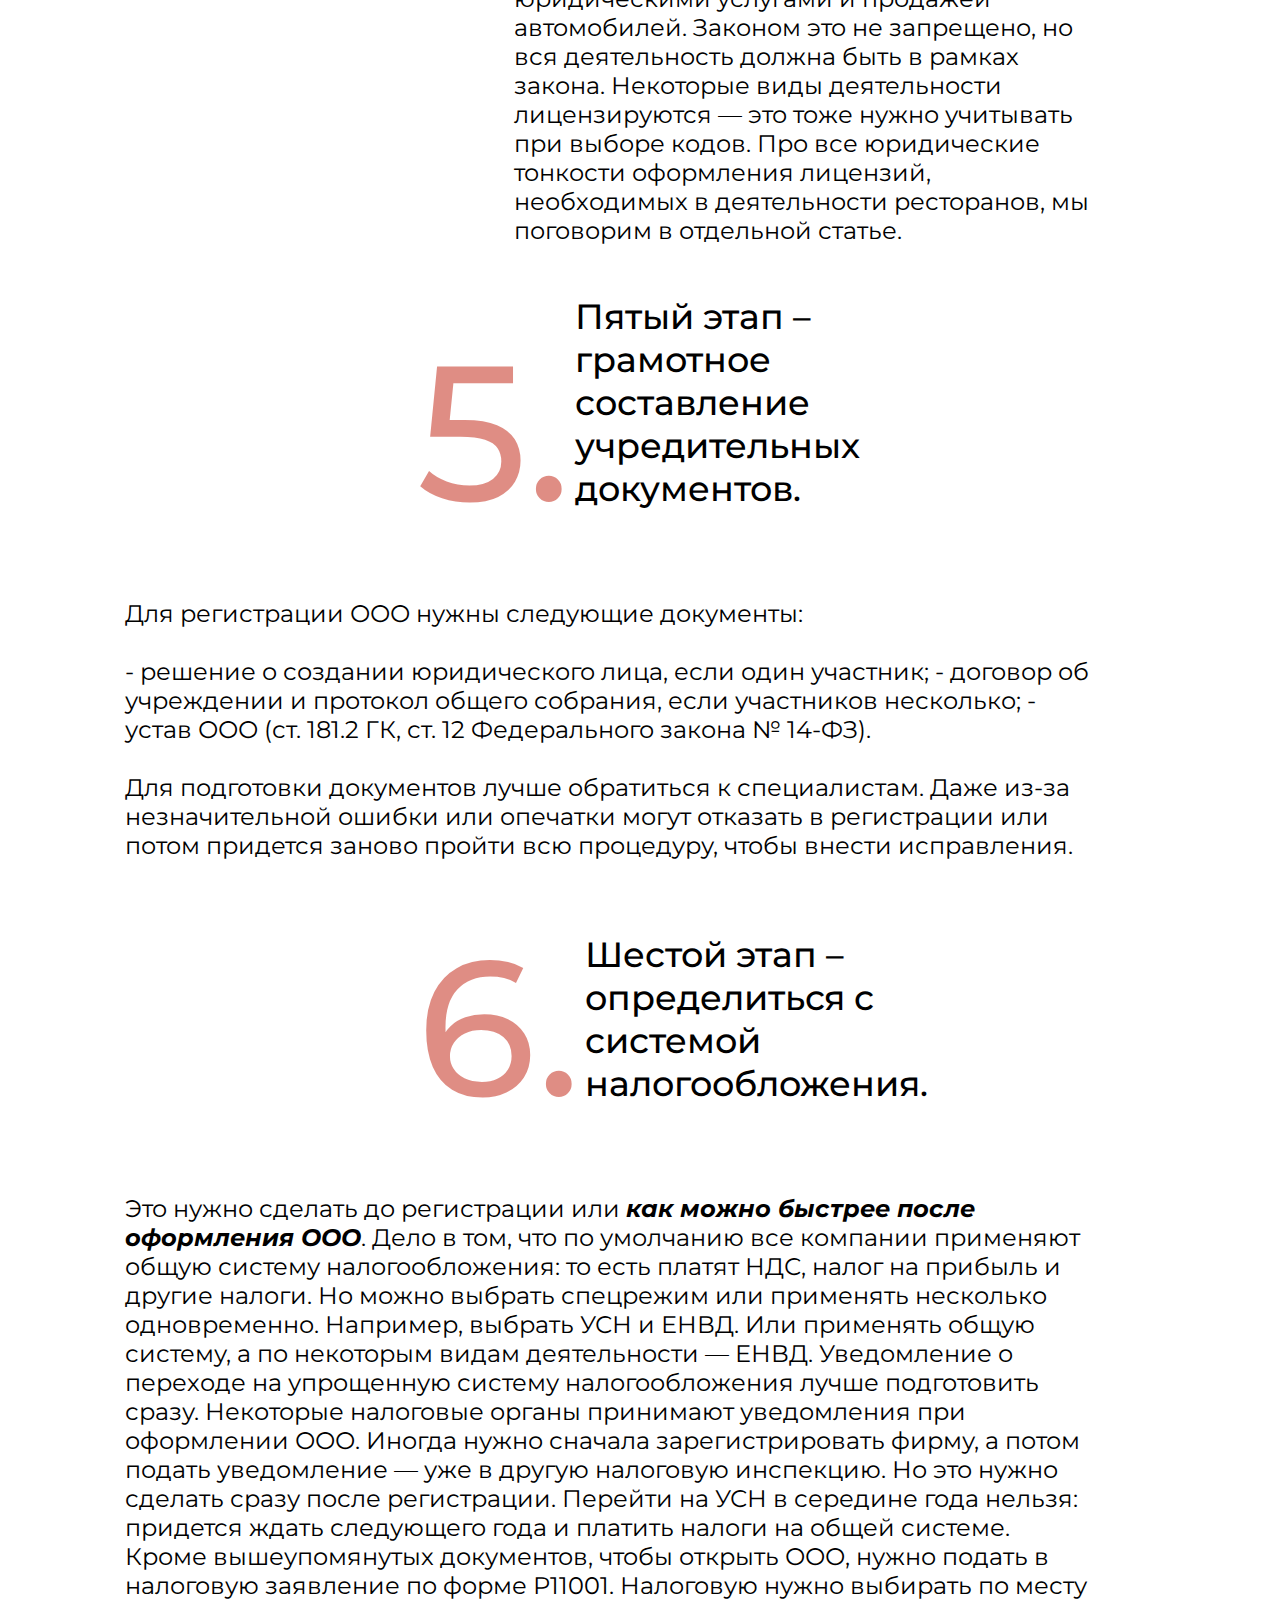
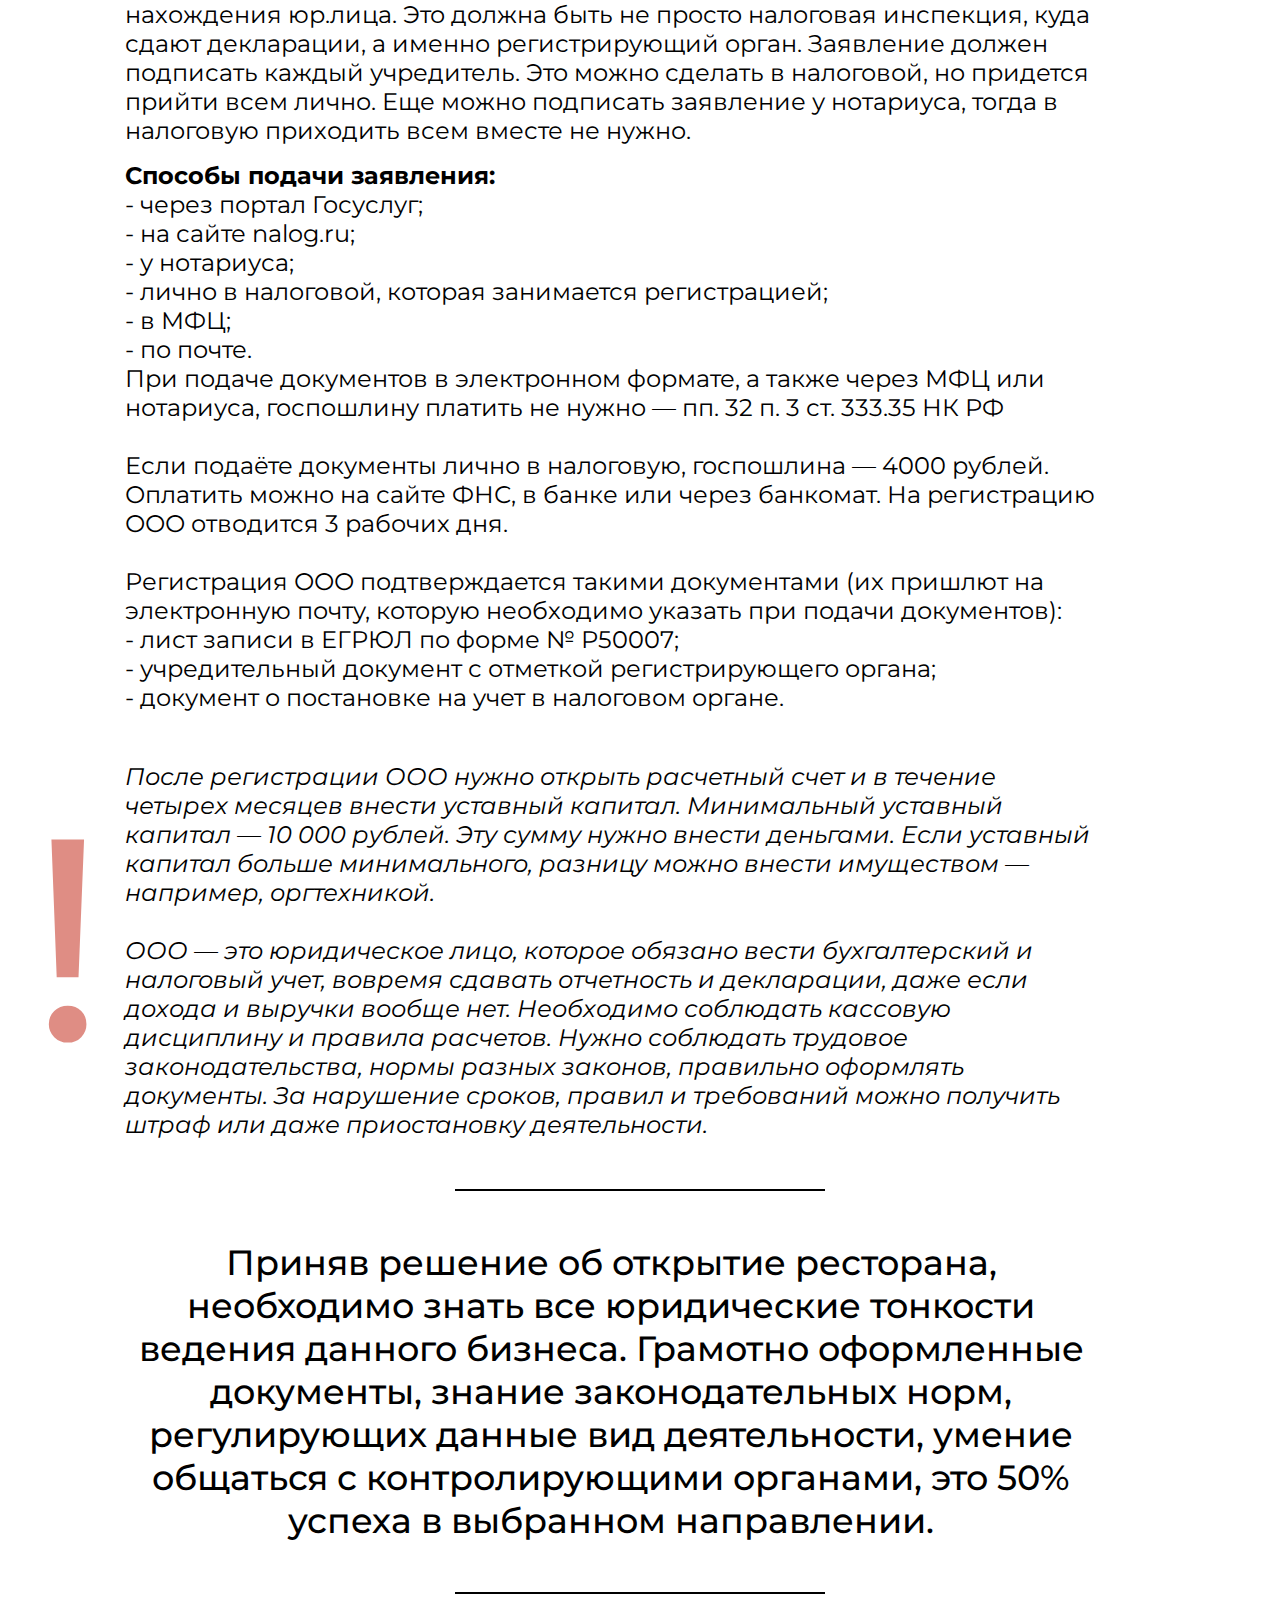
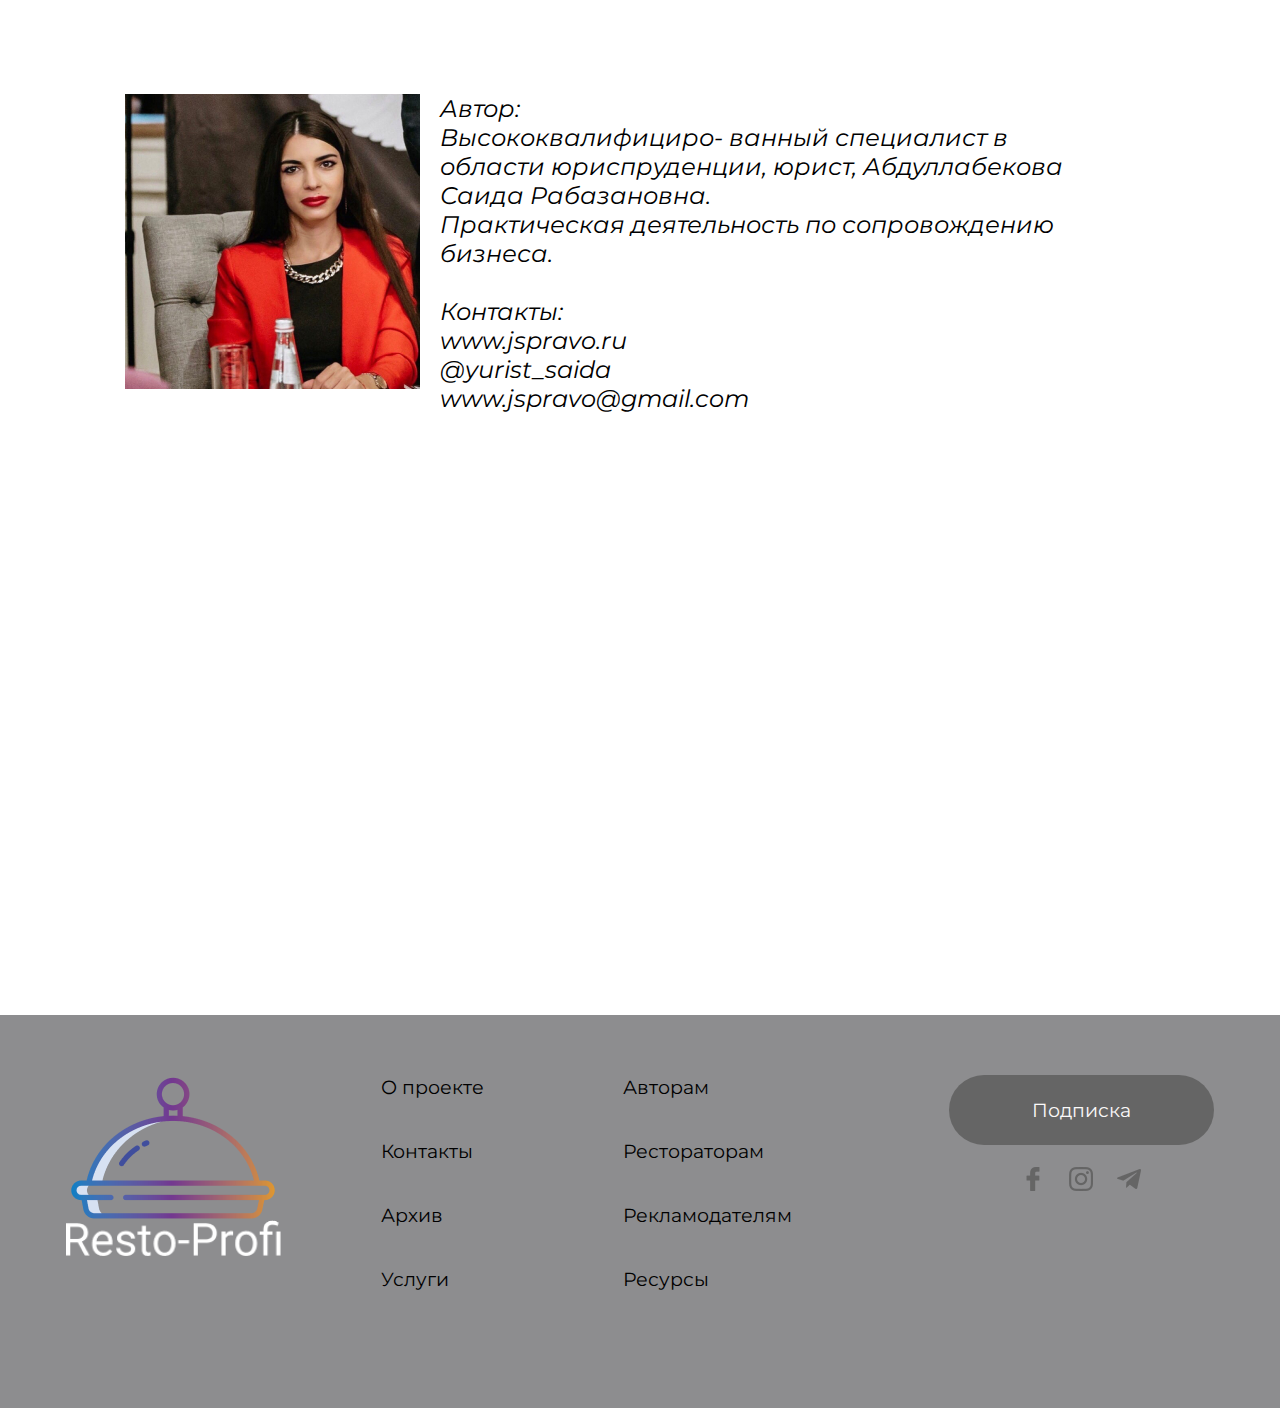
<file: documents.htm>
<!DOCTYPE html>
<html lang="en">
<head>
    <meta charset="UTF-8"/>
    <title>RestoPRO</title>
    <meta name="viewport" content="width=device-width, initial-scale=1.0"/>
    <link rel="stylesheet" href="css/reset.css"/>
    <link rel="stylesheet" href="css/documents.css"/>
</head>
<body>
    <header id="documbg"></header>
    <main>
        <section class="main__container">
            <h1>
                Ресторанный бизнес – с чего начать и как устоять на «рынке»?
                Советы юриста.
                
            </h1>
            <p>
                Создать успешный ресторан удается далеко не каждому. А все потому, что в этом деле множество подводных камней, тонкостей и особенностей.
                Ресторан – один из самых сложных видов бизнеса с точки зрения сбора документов. Для того чтобы легализовать ресторанный бизнес, вам потребуется собрать внушительный перечень бумаг.

            </p>
        </section >

        <div class="main__container clearfix padd10"> 
            <section >
                <span>1.</span>
                <h2>
                    Первый этап – регистарция бизнеса 
                    в государственных органах.
    
                </h2>
                <p>
                    Самой удобной и распространенной для ресторанов считается форма - Общество с ограниченной ответственностью или ООО — это организационно-правовая форма для ведения бизнеса.
                </p>
            </section>
        </div>
        <section class="flex main__container padd10">
          
            <div >
                <hr class="one"/>
                <h3>
                    Участники общества — это собственники бизнеса, они могут получать дивиденды, то есть часть прибыли.
                </h3>
                <hr class="two"/>
            </div>
          
            <p>
                
 
                В ООО есть участники — один или несколько человек. Они вносят уставный капитал, назначают директора и вместе принимают основные решения. Участники общества — это собственники бизнеса, они могут получать дивиденды, то есть часть прибыли. При этом участники не обязаны быть сотрудниками компании, 
                а ответственность по обязательствам фирмы они несут в пределах своих вкладов в уставный капитал.
                <br/><br/>
                ООО является юридическим лицом и чтобы оно законно работало, нужно оформить регистрацию 
                в налоговой. Если в едином реестре нет записи
                о регистрации юридического лица, такой фирмы официально нет.
                Правовое положение общества с ограниченной ответственностью, права и обязанности его участников, порядок создания, реорганизации и ликвидации общества регулируются Федеральным закон 
                от 08.02.1998 № 14-ФЗ «Об обществах с ограниченной ответственностью» и Гражданским кодексом Российской Федерации. 

            </p>
            
        </section>
        <div class="clearfix main__container padd10">
            <section >
                <span>2.</span>
                <h2>Второй этап – это выбор названия вашей компании.
                </h2>
            </section>
           
        </div>
        <p class="main__container padd10">
            При регистрации ООО нужно указывать полное название. Еще бывают сокращенные, на иностранном языке или языке народов РФ. Но это на усмотрение участников общества, главное — выбрать и указать полное название. В полном названии компании могут быть только русские буквы. Даже если употребляется какое-то иностранное слово, его нужно писать по-русски. Одновременно можно указать название на иностранном языке и использовать его для документов с зарубежными партнерами. Но все эти названия должны быть официально зарегистрированы (ст. 4 Федерального закона № 14-ФЗ). 

        </p>
        <div class="clearfix main__container">
            <section>
                <span>3.</span>
                <h2>
                    Третий этап – выбор юридического адреса для регистрации компании. 

                </h2>
            </section>
        </div>
       <div class="clearfix main__container padd10"> 
        <p class="w60">
            Юридический адрес — это тот адрес, по которому ведомства будут связываться
            с компанией: присылать запросы, письма, требования и уведомления. Еще туда может прийти проверка, даже внезапная и внеплановая. Налоговая инспекция имеет право проверять, работает ли компания по указанному адресу на самом деле. Если фирмы по адресу 
            не обнаружат, ее могут исключить из госреестра.
        </p>
       </div>
        
        <section class="flex padd10 main__container" >
            <div class="margin">
                <hr class="one"/>
                <h3>Налоговая инспекция имеет право проверять, работает ли компания по указанному адресу на самом деле.</h3>
                <hr class="two"/>
            </div>
            <p>
               
                С вступлением в силу Федерального закона 
                от 28.12.2016 № 488-ФЗ «О внесении изменений 
                в отдельные законодательные акты Российской Федерации», налоговые органы наделены правом исключения юридического лица 
                из единого государственно реестра, в случае, если 
                при проверке, будет обнаружено, что компанией были внесены недостоверные сведения. 
                <br/><br/>
                Если юридический и фактический адрес компании отличается, то по месту юридического адреса необходимо обеспечить получение почтовой корреспонденции. Уклонение от получения официальных писем и документов, не освобождает юридическое лицо от ответственности.  
                <br/><br/>
                Наличие в едином государственном реестре юридических лиц сведений, 
                в отношении которых внесена запись об их недостоверности, в течение более чем шести месяцев 
                с момента внесения такой записи влечет исключение юридического лица из единого государственного реестра юридических лиц.
                <br/><br/>
                Юридический адрес нужно подтвердить документами: например, договором аренды или документом о праве собственности на помещение.
                Если у компании нет офиса, в качестве адреса можно указать место прописки учредителя или директора. Тогда все письма будут приходить ему домой.

            </p>
        </section>
        <div class="clearfix main__container padd10">
            <section>
                <span>4.</span>
                <h2>
                    Четвёртый этап –  определиться с видом деятельности по кодам ОКВЭД. 

                </h2>
            </section>
        </div>
        <div class="clearfix main__container padd10">
            <p class="w60">
                Эти коды выбирают из специального справочника ОКВЭД. У каждого вида деятельности там есть название и цифровой код. Можно выбрать несколько кодов, 
                но важно правильно указать основной. По нему будут считать ставки взносов и проверять систему налогообложе-<wbr>ния.
                <br/> <br/>
                В любое время набор кодов можно поменять. 
                В справочнике есть коды с двумя и тремя знаками, 
                но они не подойдут. При регистрации нужно указать код, в котором минимум четыре знака, то есть вид деятельности нужно выбирать более конкретно.



            </p>
        </div>
        <section class="flex padd10 main__container">
            <div class="margin2">
                <hr class="one"/>
                <h3>
                    Теоретически одна компания может заниматься даже 
                    не связанными между собой видами деятельности: ресторанным бизнесом, торговлей стройматери- <wbr>алами, юридическими услугами 
                    и продажей автомобилей.
                </h3>
                <hr class="two"/>
            </div>
            <p>

                Например, код 56.10 Деятельность ресторанов и услуги по доставке продуктов питания,
                эта группировка включает:
                - услуги по предоставлению питания потребителям, независимо от того, подаются ли они в специальных местах общепита или в ресторанах самообслуживания, едят их в помещении, забирают с собой или заказывают 
                для доставки на дом;
                - подготовку и подачу пищи для непосредственного потребления 
                с транспортных средств или передвижных лавок;
                - деятельность ресторанов, кафе, ресторанов быстрого обслуживания, мест 
                с предоставлением еды на вынос, вагончиков для продажи мороженого, передвижных вагончиков для продажи пищи, деятельность по приготовлению пищи в торговых палатках. 
                <br/><br/>
                Эта группировка также включает:
                - деятельность ресторанов и баров, связанную 
                с доставкой продуктов питания потребителям отдельными подразделениями предприятия.
                <br/><br/>
                Этот код подойдет для ресторанов, заведений самообслуживания
                и предприятий питания, в которых еду можно выносить с собой.
                Также есть более узкие виды деятельности, например, ОКВЭД 56.10.1 
                для фаст-фуда – «Деятельность ресторанов и кафе 
                с полным ресторанным обслуживанием, кафетериев, ресторанов быстрого питания 
                и самообслуживания».
                Этот код выбирают те компании, которые изготавливают пищу в торговых палатках или на вынос, торгуют из передвижных вагончиков для продажи пищи или мороженного.
                <br/><br/>
                Теоретически одна компания может заниматься даже не связанными между собой видами деятельности: ресторанным бизнесом, торговлей стройматериалами, юридическими услугами и продажей автомобилей. Законом это не запрещено, но вся деятельность должна быть в рамках закона. Некоторые виды деятельности лицензируются — это тоже нужно учитывать при выборе кодов.
                Про все юридические тонкости оформления лицензий, необходимых в деятельности ресторанов, мы поговорим в отдельной статье. 
            </p>
        </section>
        <div class="clearfix padd10 main__container">
            <section>
                <span>5.</span>
                <h2>
                    Пятый этап – грамотное составление учредительных документов. 

                </h2>
            </section>
        </div>
        <p class="main__container padd10">
            Для регистрации ООО нужны следующие документы:
            <br/><br/>
            - решение о создании юридического лица, если один участник;
            - договор об учреждении и протокол общего собрания, если участников несколько;
            - устав ООО (ст. 181.2 ГК, ст. 12 Федерального закона № 14-ФЗ). 
            <br/><br/>
            Для подготовки документов лучше обратиться к специалистам. Даже из-за незначительной ошибки или опечатки могут отказать в регистрации или потом придется заново пройти всю процедуру, чтобы внести исправления.

        </p>
    </section>
    <div class="clearfix padd10 main__container">
        <section>
            <span>6.</span>
            <h2>
                Шестой этап – определиться
                с системой налогообложения. 

            </h2>
        </section>
    </div>
    <p class="padd10 main__container">
        Это нужно сделать до регистрации или <span>как можно быстрее после оформления ООО</span>. Дело в том, что по умолчанию все компании применяют общую систему налогообложения: то есть платят НДС, налог на прибыль и другие налоги. 
        Но можно выбрать спецрежим или применять несколько одновременно. Например, выбрать УСН и ЕНВД. Или применять общую систему, а по некоторым видам деятельности — ЕНВД.

        Уведомление о переходе на упрощенную систему налогообложения лучше подготовить сразу. Некоторые налоговые органы принимают уведомления 
        при оформлении ООО. Иногда нужно сначала зарегистрировать фирму, а потом подать уведомление — уже в другую налоговую инспекцию. Но это нужно сделать сразу после регистрации. Перейти на УСН в середине года нельзя: придется ждать следующего года и платить налоги на общей системе.
        Кроме вышеупомянутых документов, чтобы открыть ООО, нужно подать 
        в налоговую заявление по форме Р11001.

        Налоговую нужно выбирать по месту нахождения юр.лица. Это должна быть 
        не просто налоговая инспекция, куда сдают декларации, а именно регистрирующий орган.

        Заявление должен подписать каждый учредитель. Это можно сделать 
        в налоговой, но придется прийти всем лично. Еще можно подписать заявление 
        у нотариуса, тогда в налоговую приходить всем вместе не нужно.
    </p>
    <br/>
    <h4 class="padd10 main__container">Способы подачи заявления: </h4>
    <ul class="padd10 main__container">
        <li>через портал Госуслуг;</li>
        <li>на сайте <a href="https://www.nalog.ru/rn77/" target="_blank">nalog.ru</a>;</li>
        <li>у нотариуса;</li>
        <li>лично в налоговой, которая занимается регистрацией;</li>
        <li>в МФЦ;</li>
        <li>по почте.</li>
    </ul>
    <p class="padd10 main__container">
        При подаче документов в электронном формате, а также через МФЦ или нотариуса, госпошлину платить не нужно — пп. 32 п. 3 ст. 333.35 НК РФ
        <br/><br/>
        Если подаёте документы лично в налоговую, госпошлина — 4000 рублей. Оплатить можно на сайте ФНС, в банке или через банкомат. 
        На регистрацию ООО отводится 3 рабочих дня.
        <br/><br/>
        Регистрация ООО подтверждается такими документами (их пришлют на электронную почту, которую необходимо указать при подачи документов):
    </p>
    <ul class=" padd10 main__container">
        <li>лист записи в ЕГРЮЛ по форме № Р50007;</li>
        <li> учредительный документ с отметкой регистрирующего органа;</li>
        <li>документ о постановке на учет в налоговом органе.</li>
    </ul>
    <div class="container">
        
        <p class="main__container padd10"> <span>!</span>После регистрации ООО нужно открыть расчетный счет и в течение четырех месяцев внести уставный капитал. Минимальный уставный капитал — 10 000 рублей. Эту сумму нужно внести деньгами. Если уставный капитал больше минимального, разницу можно внести имуществом — например, оргтехникой.
            <br/><br/>
        ООО — это юридическое лицо, которое обязано вести бухгалтерский 
        и налоговый учет, вовремя сдавать отчетность и декларации, даже если дохода и выручки вообще нет. Необходимо соблюдать кассовую дисциплину и правила расчетов. Нужно соблюдать трудовое законодательства, нормы разных законов, правильно оформлять документы. За нарушение сроков, правил и требований можно получить штраф или даже приостановку деятельности.
            </p>
    </div>
    
    <hr class="line"/>
    <h5 class="main__container padd10">
        Приняв решение об открытие ресторана, необходимо знать все юридические тонкости ведения данного бизнеса. Грамотно оформленные документы, знание законодательных норм, регулирующих данные вид деятельности, умение общаться с контролирующими органами, это 50% успеха в выбранном направлении.
    </h5>
    <hr class="line"/>

    <div id="author" class="main__container padd10">
        <div><img src="img/saida.jpg" alt="Author Photo" width="295px"/></div>
        <div>
            <p>
                Автор: <br/>
                Высококвалифициро- <wbr>ванный специалист в области юриспруденции, юрист, Абдуллабекова Саида Рабазановна. <br/>
                Практическая деятельность по сопровождению бизнеса.
                <br/><br/>
                Контакты:  <br/>
                <a href="https://jspravo.ru/" target="_blank"> www.jspravo.ru</a> <br/>
               <a href="https://www.instagram.com/yurist_saida/" target="_blank"> @yurist_saida</a><br/>
                <a href="https://www.jspravo@gmail.com" target="_blank"> www.jspravo@gmail.com</a>


            </p>
            
        </div>
    </div>


        <div class="sticky">
            <div class="soc">
                <a href="https://www.facebook.com/Restoprofiru-103158781492207" target="_blank"></a>
                <a href="https://t.me/resto_profi" target="_blank"></a>
                <a href="https://www.instagram.com/resto.profi.ru/" target="_blank"></a>
                <a href="" target="_blank"></a>
                <a href="" target="_blank"></a>
             </div>
        </div>
    </main>
    <footer>
       
        <nav class="footer__nav footer__container">
            <div class="footer__logo">
                <img src="img/logo.png" alt=" Resto-profi logo">
            </div>
            <ul>
                <li><a href="">О проекте</a></li>
                <li><a href="">Контакты</a></li>
                <li><a href="">Архив</a></li>
                <li><a href="">Услуги</a></li>
            </ul>
            <ul>
                <li><a href="">Авторам</a></li>
                <li><a href="">Рестораторам</a></li>
                <li><a href="">Рекламодателям</a></li>
                <li><a href="">Ресурсы</a></li>
            </ul>
       
            <div class="footer__sub">
                <a href="" class="footer__btn">Подписка</a>
                <div>
                    <a href="https://www.facebook.com/Restoprofiru-103158781492207" target="_blank" class="footer__icons" class="footer__icons"> <img src="img/facebook.png" alt=""></a>
                    <a href="https://www.instagram.com/resto.profi.ru/" target="_blank" class="footer__icons"><img src="img/instagram.png" alt=""></a>
                    <a href="https://t.me/resto_profi " target="_blank"><img src="img/telegram.png" alt=""></a>
                </div>
            </div>
        </nav>
   
</footer>
</body>
</html>
</file>
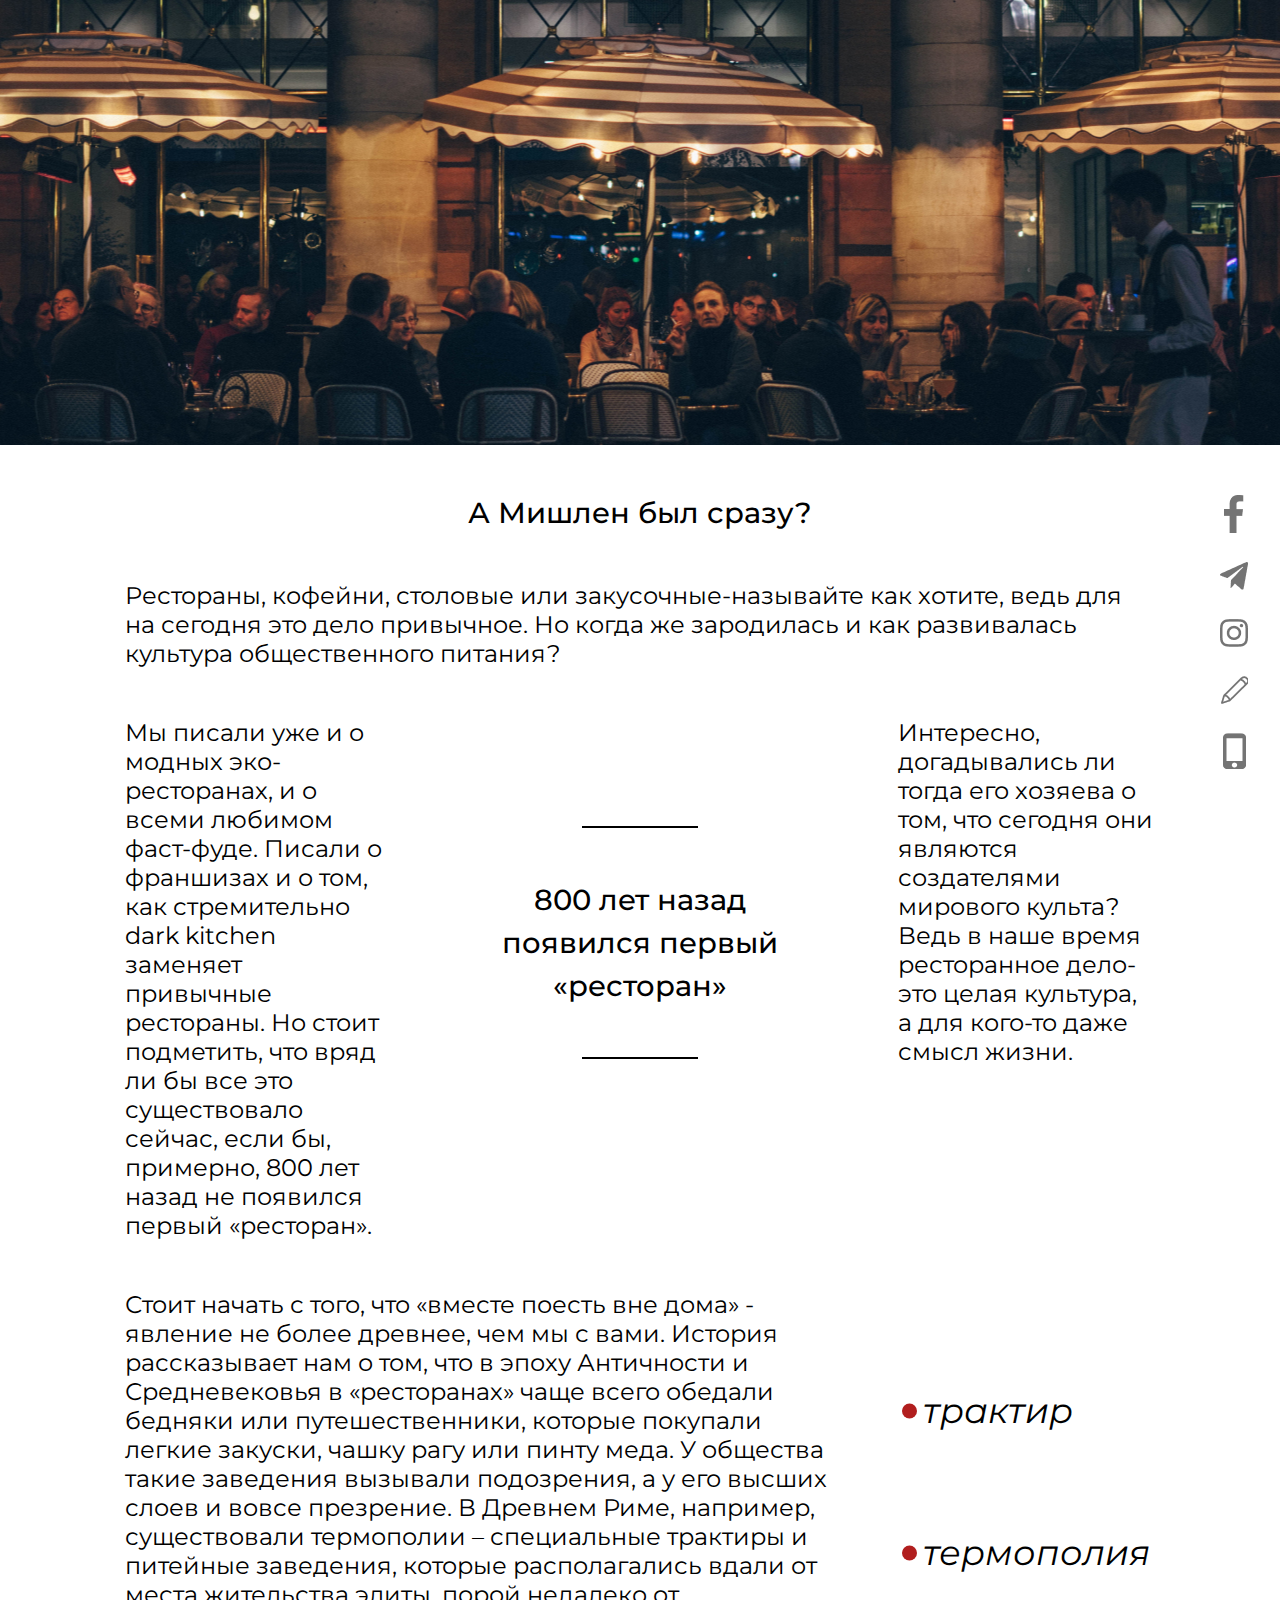
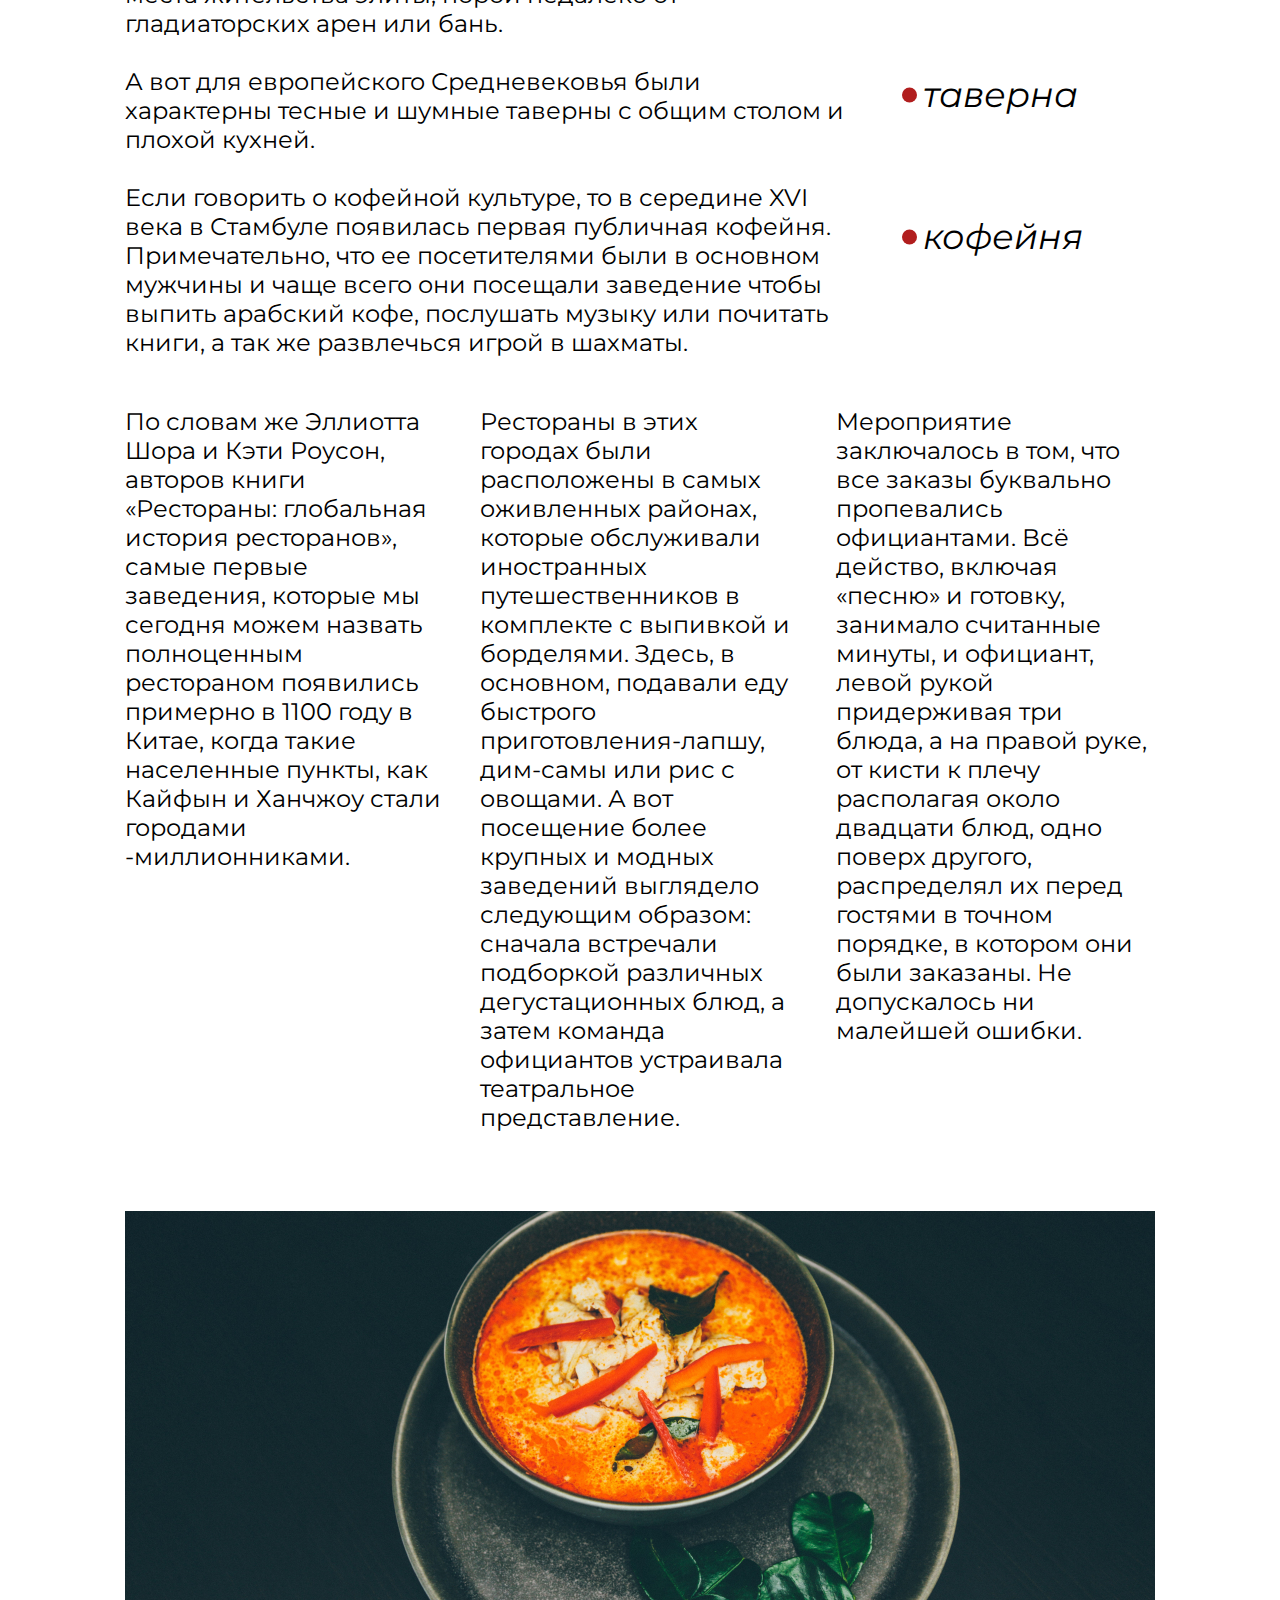
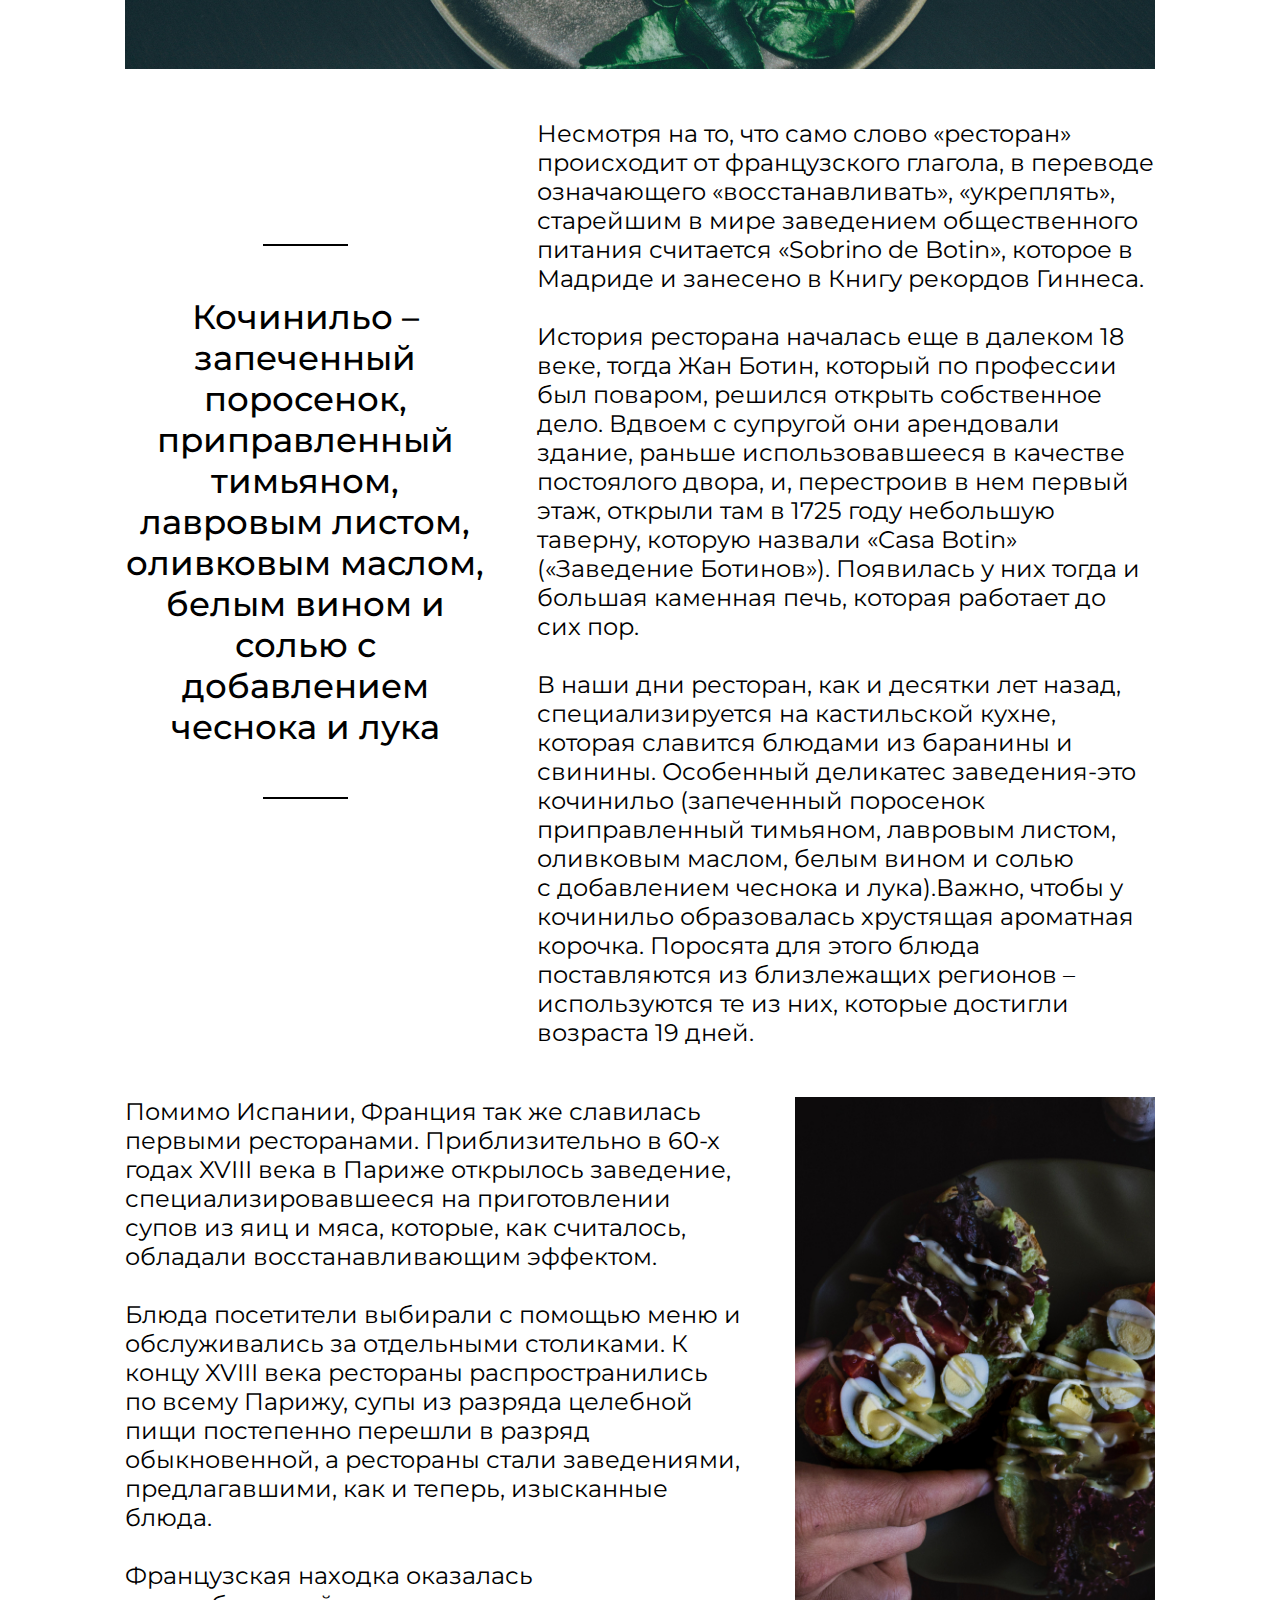
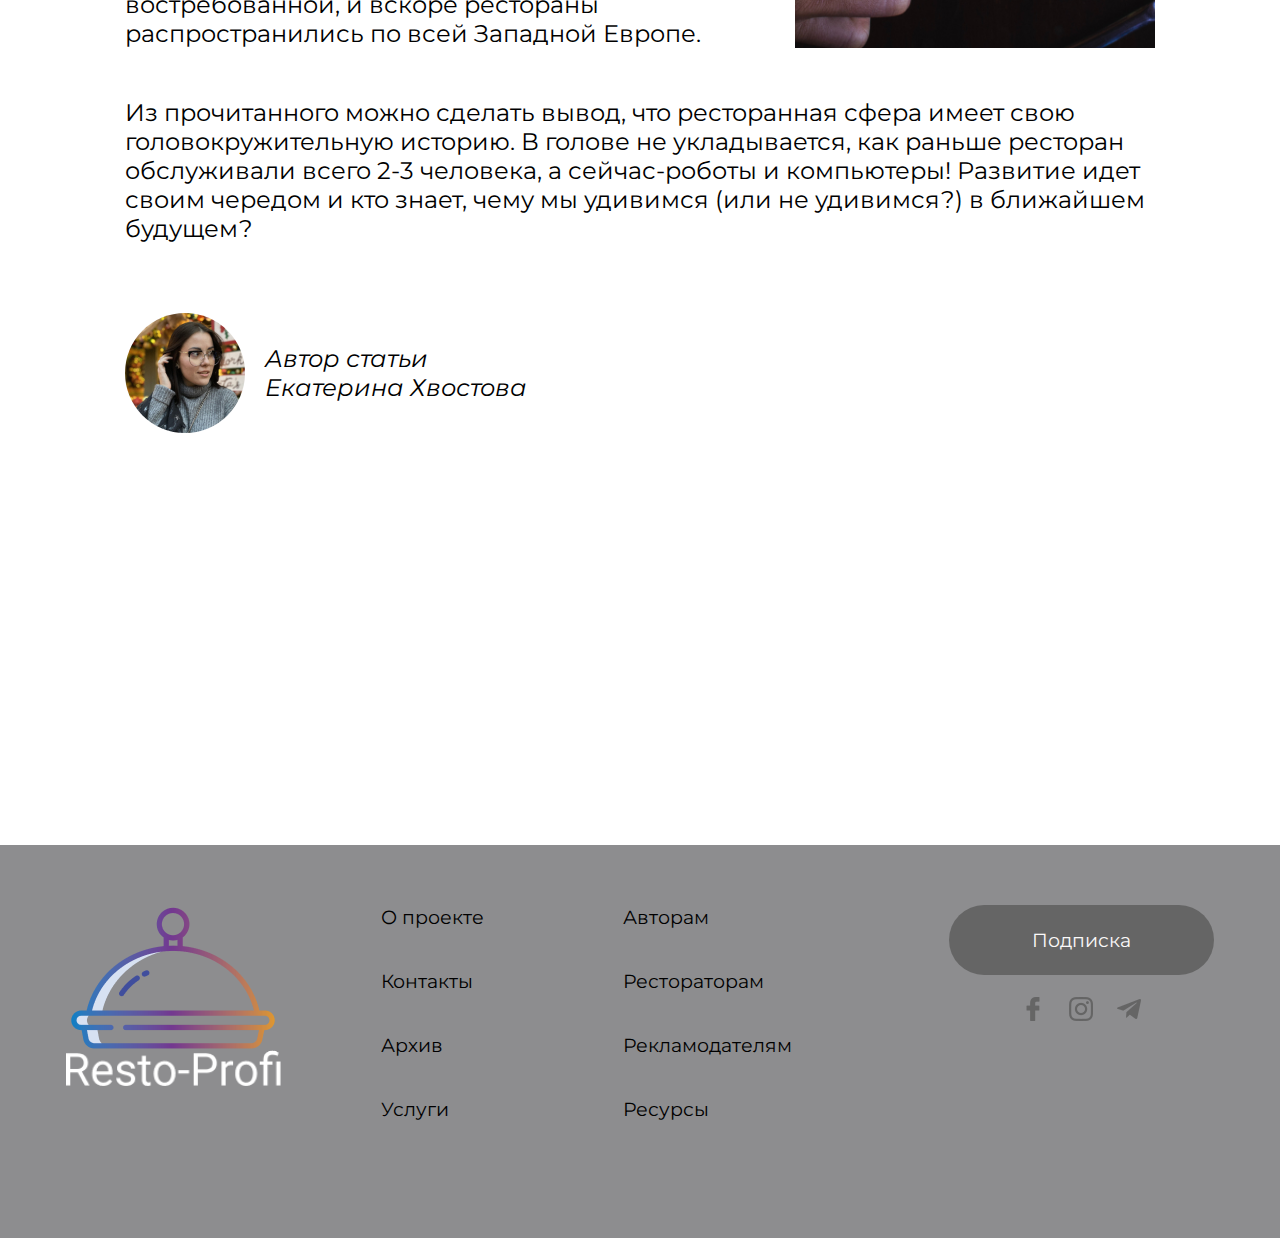
<file: mishlen.htm>
<!DOCTYPE html>
<html lang="en">
<head>
    <meta charset="UTF-8"/>
    <title>RestoPRO</title>
    <meta name="viewport" content="width=device-width, initial-scale=1.0"/>
    <link rel="stylesheet" href="css/reset.css"/>
    <link rel="stylesheet" href="css/articles.css"/>
</head>
<body>
    <header id="mishlenbg"></header>
    <main>
        <h1>
            А Мишлен был сразу?
        </h1>
        <p class="main__container">
            Рестораны, кофейни, столовые или закусочные-называйте как хотите, ведь для на сегодня это дело привычное. Но когда же зародилась и как развивалась культура общественного питания?

        </p>
        <section class="flex padd10 main__container mishlen">
            <p>
                Мы писали уже 
                и о модных эко-ресторанах,
                и о всеми любимом фаст-фуде. Писали 
                о франшизах и о том, как стремительно dark kitchen заменяет привычные рестораны. Но стоит подметить, что вряд ли бы все это существовало сейчас, если бы, примерно, 800 лет назад не появился первый «ресторан».
            </p>
            <div>
                <hr class="line2"/>
                <h2 class="mishlen__subtittle">
                    800 лет назад появился первый «ресторан»
                </h2>
                <hr class="line2"/>
            </div>
            <p>
                Интересно, догадывались ли тогда его хозяева о том, 
                что сегодня они являются создателями мирового культа? Ведь в наше время ресторанное дело-это целая культура, а для кого-то даже смысл жизни.

            </p>
        </section>
        <section class="flex padd10 main__container mishlen">
            <p>
                Стоит начать с того, что «вместе поесть вне дома» - явление 
                не более древнее, чем мы с вами. История рассказывает нам 
                о том, что в эпоху Античности и Средневековья в «ресторанах» чаще всего обедали бедняки или путешественники, которые покупали легкие закуски, чашку рагу или пинту меда. 
                У общества такие заведения вызывали подозрения, а у его высших слоев и вовсе презрение. В Древнем Риме, например, существовали термополии – специальные трактиры 
                и питейные заведения, которые располагались вдали от места жительства элиты, порой недалеко от гладиаторских арен 
                или бань. 
                <br/><br/>
                А вот для европейского Средневековья были характерны тесные и шумные таверны с общим столом и плохой кухней. 
                <br/><br/>
                Если говорить о кофейной культуре, то в середине XVI века 
                в Стамбуле появилась первая публичная кофейня. Примечательно, что ее посетителями были в основном мужчины и чаще всего они посещали заведение чтобы выпить арабский кофе, послушать музыку или почитать книги, а так же развлечься игрой в шахматы.
            </p>
            <div>
                <ul>
                    <li>трактир</li>
                    <li>термополия</li>
                    <li>таверна</li>
                    <li>кофейня</li>
                </ul>
            </div>
        </section>
        <section class="flex padd10 main__container mishlen">
            <p>
                По словам же Эллиотта Шора и Кэти Роусон, авторов книги «Рестораны: глобальная история ресторанов», самые первые заведения, которые мы сегодня можем назвать полноценным рестораном появились примерно в 1100 году 
                в Китае, когда такие населенные пункты, 
                как Кайфын и Ханчжоу стали городами
                -миллионниками.  <br/> <br/>
            </p>
            <p>
                Рестораны в этих городах были расположены 
                в самых оживленных районах, которые обслуживали иностранных путешественников  
                в комплекте с выпивкой и борделями.
                Здесь, в основном, подавали еду быстрого приготовления-лапшу, дим-самы или рис 
                с овощами. А вот посещение более крупных и модных заведений выглядело следующим образом: сначала встречали подборкой различных дегустационных блюд, 
                а затем команда официантов устраивала театральное представление. 
                <br/> <br/>
            </p>
            <p>
                Мероприятие заключалось в том, что все заказы буквально пропевались официантами. 
                Всё действо, включая «песню» и готовку, занимало считанные минуты, и официант, левой рукой придерживая три блюда, а на правой руке, от кисти к плечу располагая около двадцати блюд, одно поверх другого, распределял их перед гостями в точном порядке, в котором они были заказаны. 
                Не допускалось 
                ни малейшей ошибки.
                <br/> <br/>
            </p>
        </section>
        <div class="mishlen__soup"></div>

        <div class="flex padd10 main__container mishlen2">
            <div>
                <hr class="line3"/>
                <h2>
                    Кочинильо – запеченный поросенок,
                    приправленный тимьяном, лавровым листом, оливковым маслом, белым вином и солью с добавлением чеснока и лука
                </h2>
                <hr class="line3"/>
            </div>
            <p>
                Несмотря на то, что само слово «ресторан» происходит от французского глагола, в переводе означающего «восстанавливать», «укреплять»,  старейшим в мире заведением общественного питания считается «Sobrino de Botin», которое в Мадриде и занесено в Книгу рекордов Гиннеса.  
                <br/> <br/>
                История ресторана началась еще в далеком 18 веке, тогда Жан Ботин, который по профессии был поваром, решился открыть собственное дело. 
                Вдвоем с супругой они арендовали здание, раньше использовавшееся в качестве постоялого двора, 
                и, перестроив в нем первый этаж, открыли там в 1725 году небольшую таверну, которую назвали «Casa Botin» («Заведение Ботинов»). 
                Появилась у них тогда и большая каменная печь, которая работает до сих пор. 
                <br/> <br/>
                В наши дни ресторан, как и десятки лет назад, специализируется на кастильской кухне, которая славится блюдами из баранины и свинины. Особенный деликатес заведения-это кочинильо (запеченный поросенок приправленный тимьяном, лавровым листом, оливковым маслом, белым вином и солью <br/> 
                с добавлением чеснока и лука).Важно, чтобы 
                у кочинильо образовалась хрустящая ароматная корочка. Поросята для этого блюда поставляются 
                из близлежащих регионов – используются те из них, которые достигли возраста 19 дней.

            </p>
        </div>

        <div class="flex padd10 main__container mishlen3">
            <p>
                Помимо Испании, Франция так же славилась первыми ресторанами. Приблизительно в 60-х годах XVIII века в Париже открылось заведение, специализировавшееся на приготовлении супов из яиц и мяса, которые, как считалось, обладали восстанавливающим эффектом. 
                <br/><br/>
                Блюда посетители выбирали с помощью меню
                и обслуживались за отдельными столиками. 
                К концу XVIII века рестораны распространились по всему Парижу, супы из разряда целебной пищи постепенно перешли в разряд обыкновенной, а рестораны стали заведениями, предлагавшими, как и теперь, изысканные блюда. 
                <br/><br/>
                Французская находка оказалась востребованной, и вскоре рестораны распространились по всей Западной Европе. 
            </p>
            <div class="mishlen__photo">
               <img src="img/mishlenphoto.jpg" alt=""/>
            </div>
        </div>
        <p class=" padd10 main__container">
            Из прочитанного можно сделать вывод, что ресторанная сфера имеет свою головокружительную историю. В голове не укладывается, как раньше ресторан обслуживали всего 2-3 человека, а сейчас-роботы и компьютеры! Развитие идет своим чередом и кто знает, чему мы удивимся (или не удивимся?) в ближайшем будущем?
        </p>
        <div class="main__container author2">
            <span id="ekaterina__photo"></span>
            <h5>
                Автор статьи <br/>
                Екатерина Хвостова  
            </h5>
            
        </div>

        <div class="sticky">
            <div class="soc">
                <a href="https://www.facebook.com/Restoprofiru-103158781492207" target="_blank"></a>
                <a href="https://t.me/resto_profi" target="_blank"></a>
                <a href="https://www.instagram.com/resto.profi.ru/" target="_blank"></a>
                <a href="" target="_blank"></a>
                <a href="" target="_blank"></a>
             </div>
        </div>
    </main>
    <footer>
       
        <nav class="footer__nav footer__container">
            <div class="footer__logo">
                <img src="img/logo.png" alt=" Resto-profi logo">
            </div>
            <ul>
                <li><a href="">О проекте</a></li>
                <li><a href="">Контакты</a></li>
                <li><a href="">Архив</a></li>
                <li><a href="">Услуги</a></li>
            </ul>
            <ul>
                <li><a href="">Авторам</a></li>
                <li><a href="">Рестораторам</a></li>
                <li><a href="">Рекламодателям</a></li>
                <li><a href="">Ресурсы</a></li>
            </ul>
       
            <div class="footer__sub">
                <a href="" class="footer__btn">Подписка</a>
                <div>
                    <a href="https://www.facebook.com/Restoprofiru-103158781492207" target="_blank" class="footer__icons" class="footer__icons"> <img src="img/facebook.png" alt=""></a>
                    <a href="https://www.instagram.com/resto.profi.ru/" target="_blank" class="footer__icons"><img src="img/instagram.png" alt=""></a>
                    <a href="https://t.me/resto_profi " target="_blank"><img src="img/telegram.png" alt=""></a>
                </div>
            </div>
        </nav>
   
</footer>
</body>
</html>
</file>
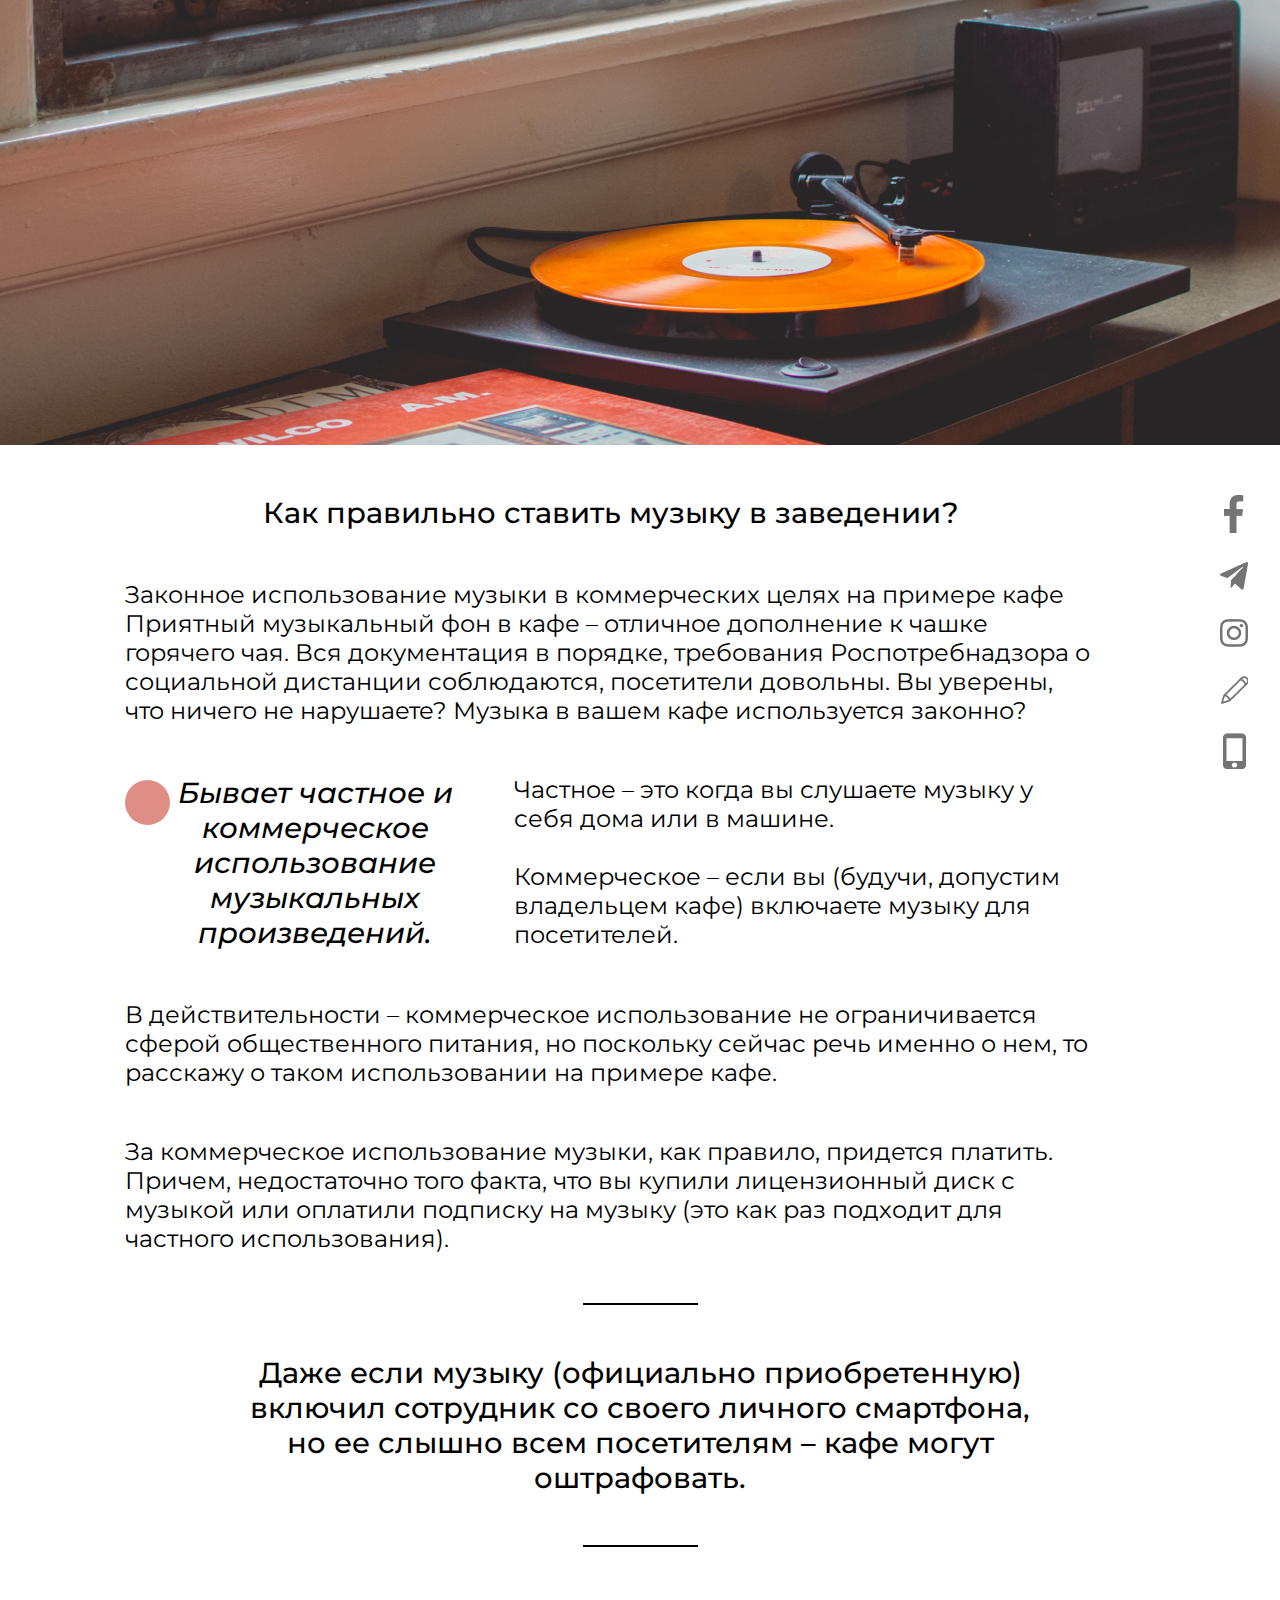
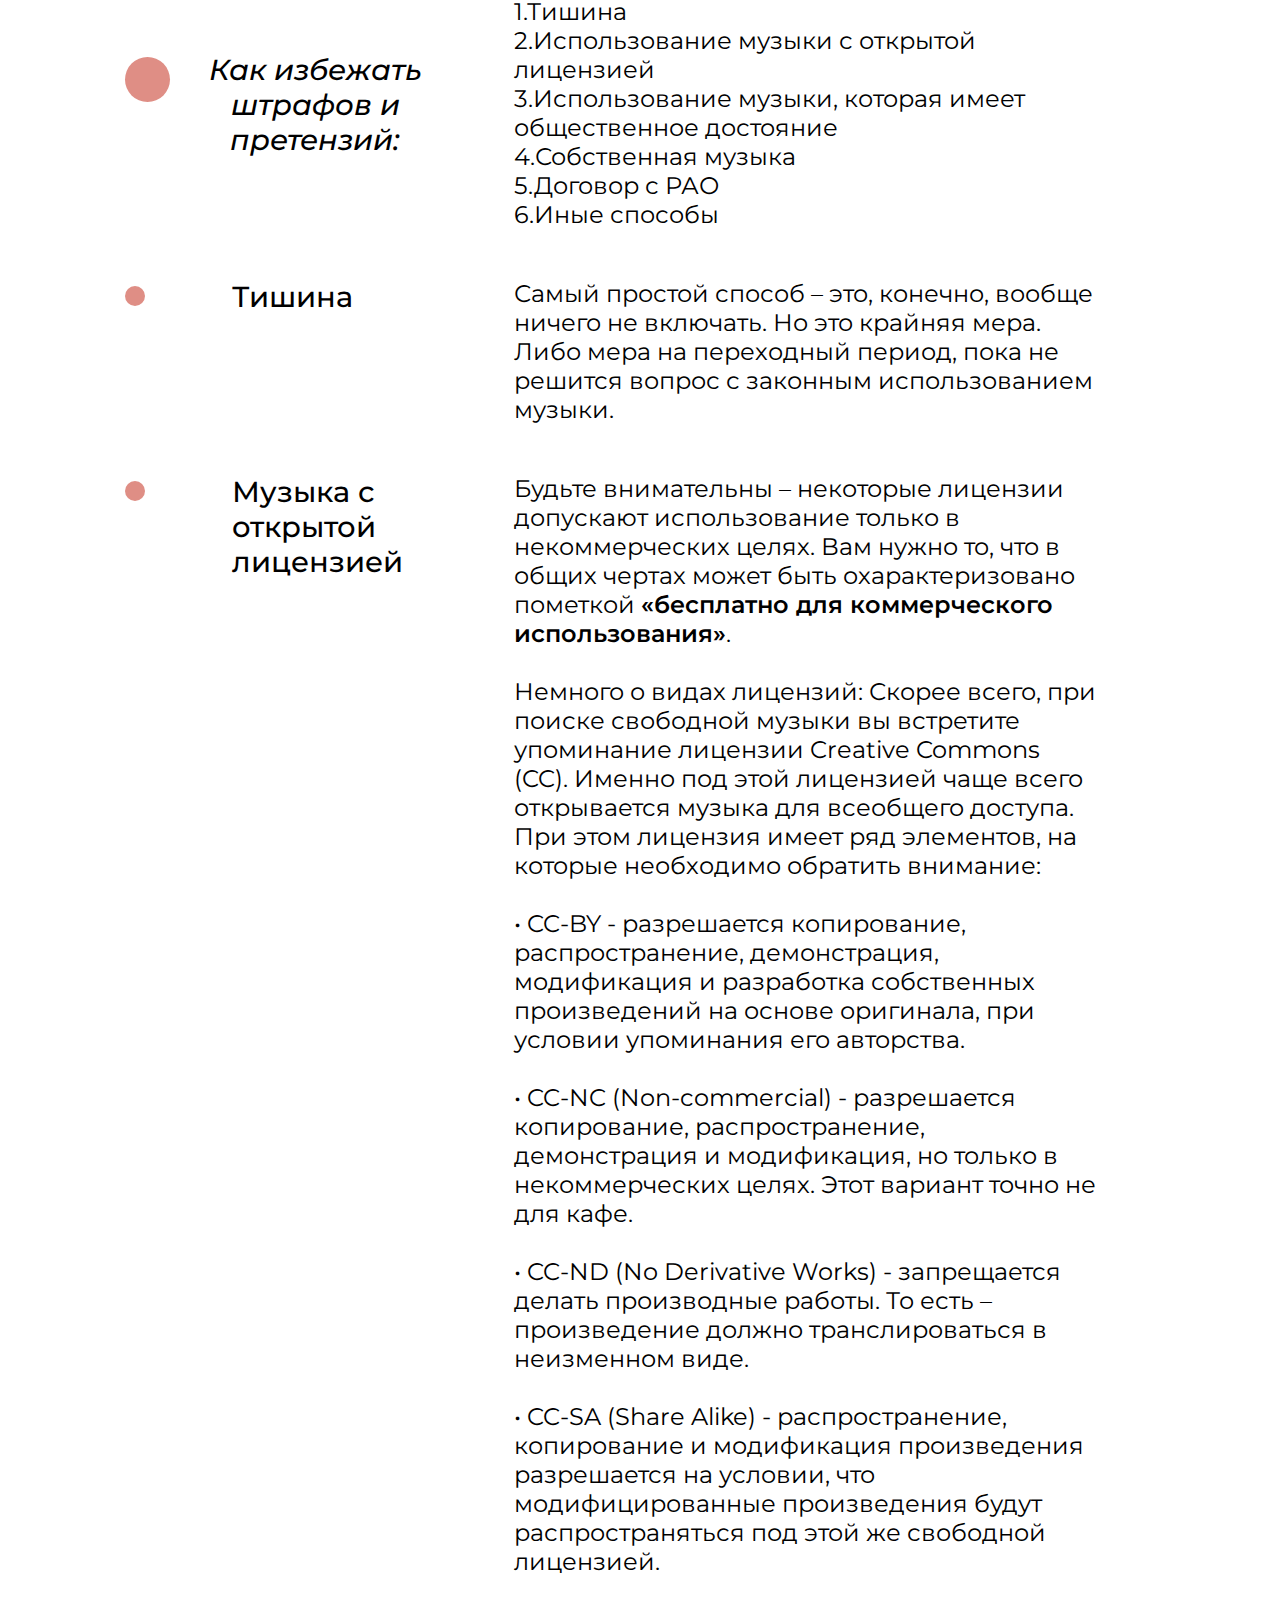
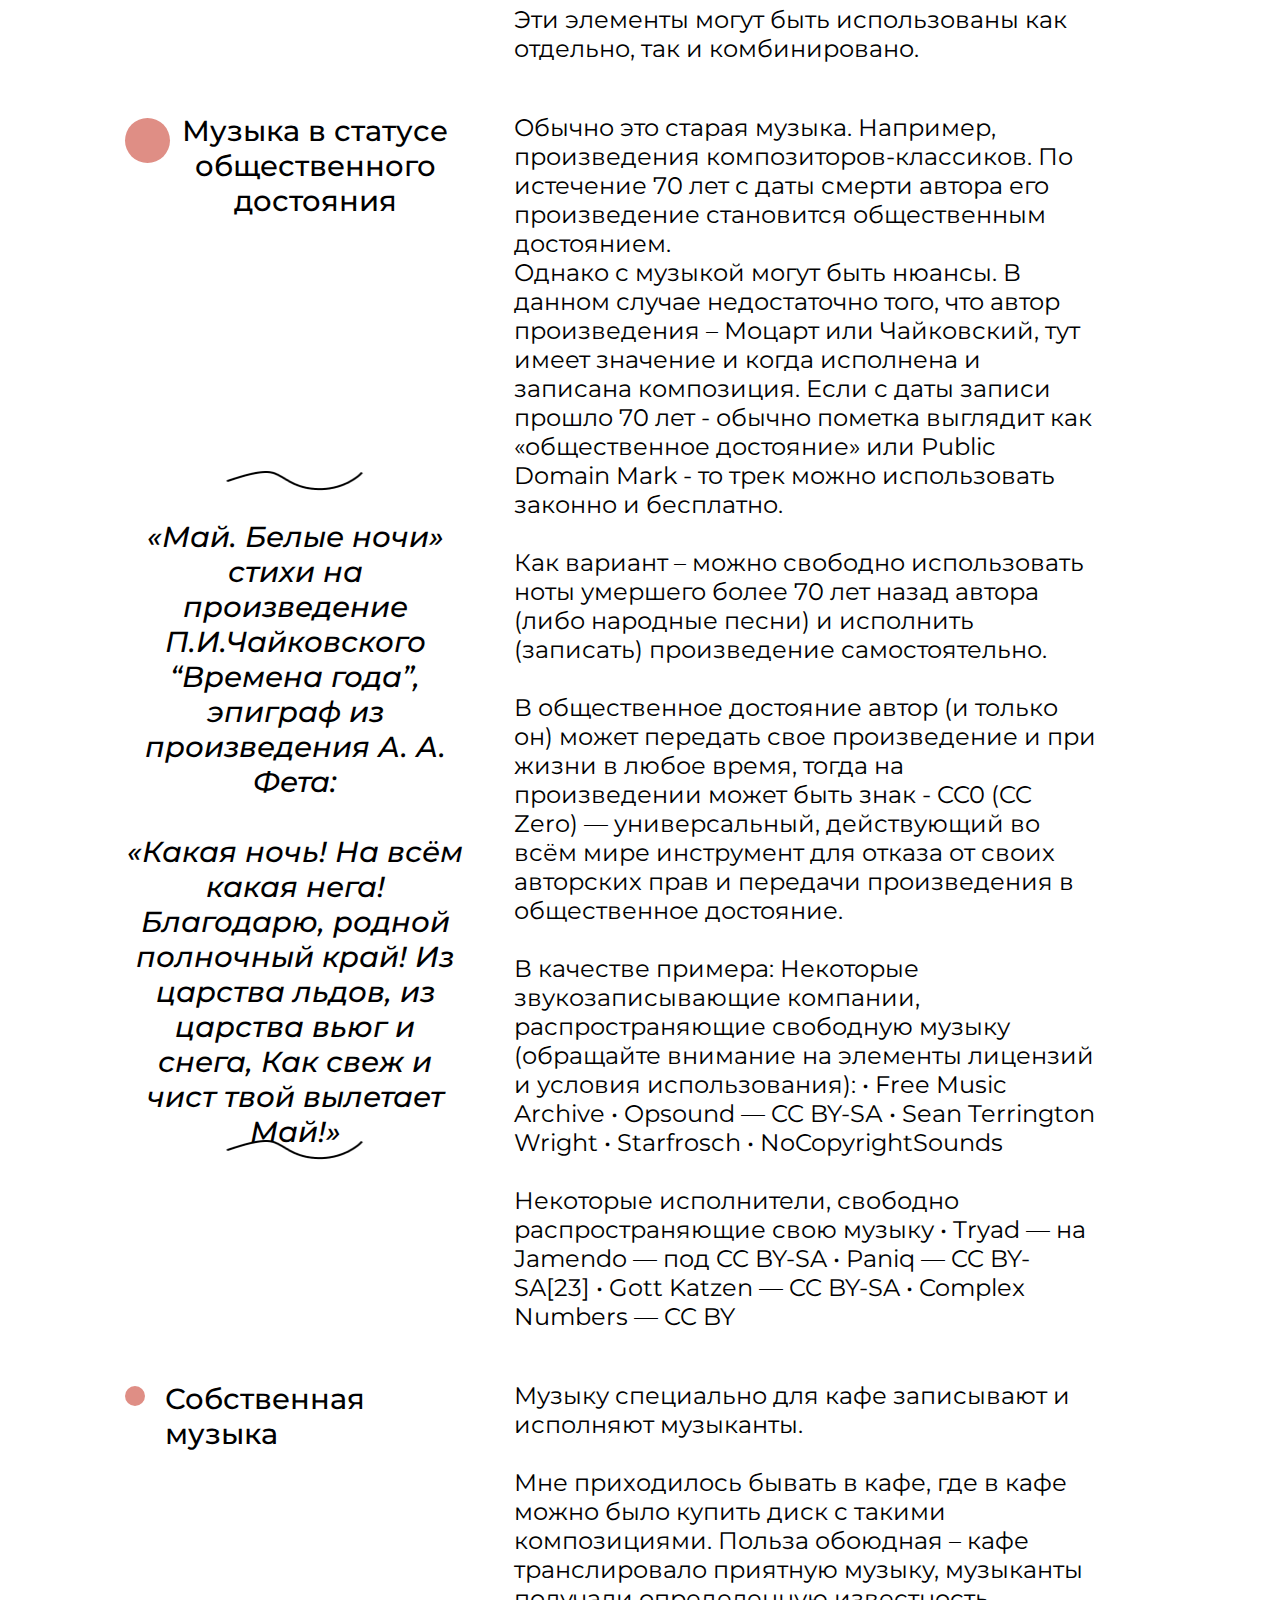
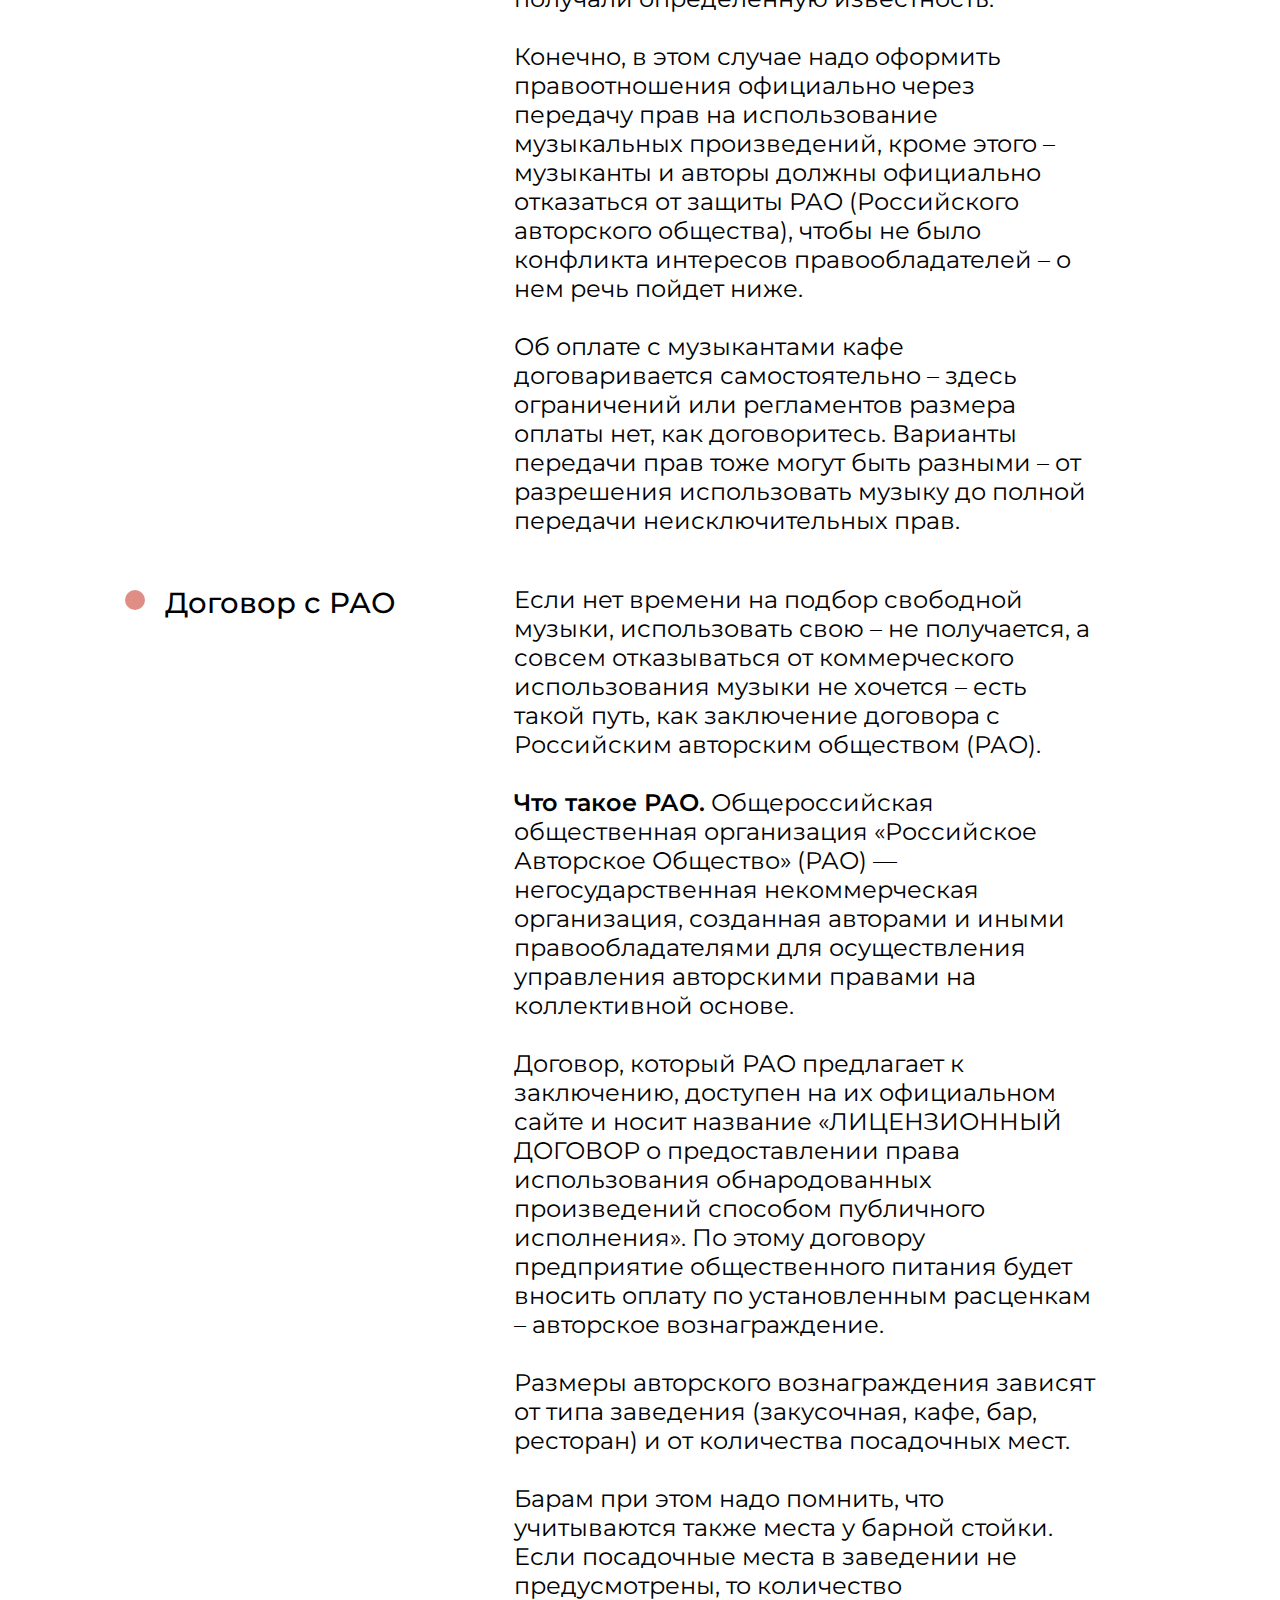
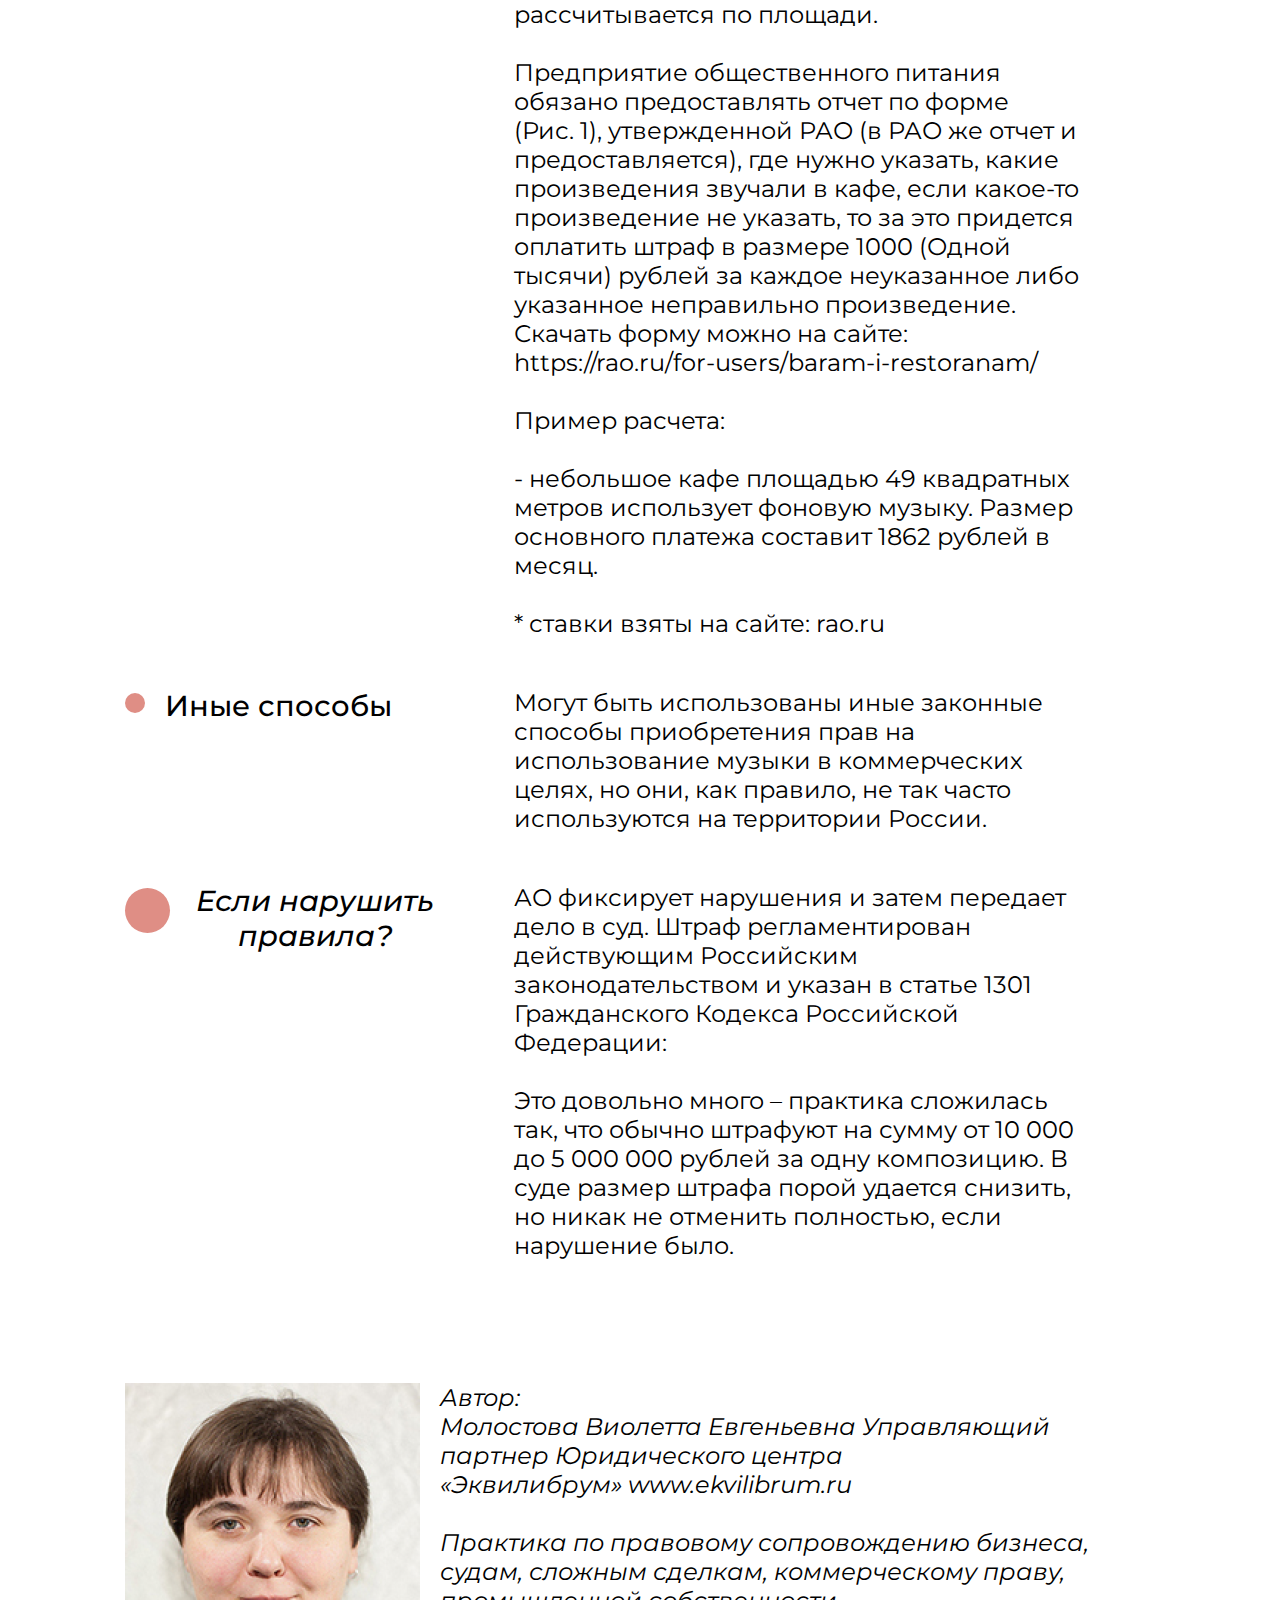
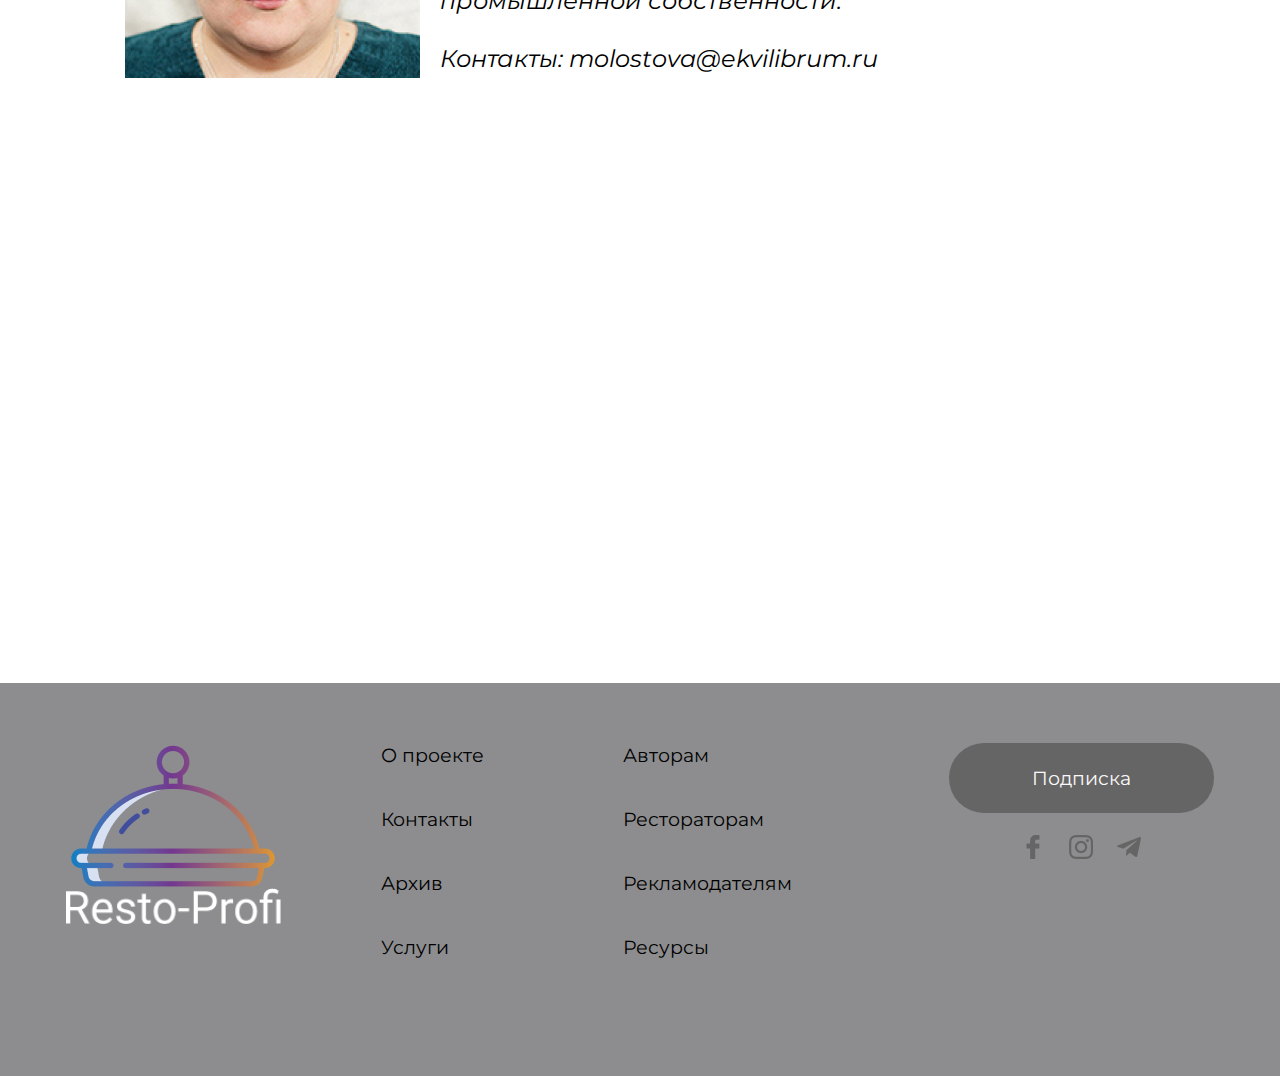
<file: music.htm>
<!DOCTYPE html>
<html lang="en">
<head>
    <meta charset="UTF-8"/>
    <title>RestoPRO</title>
    <meta name="viewport" content="width=device-width, initial-scale=1.0"/>
    <link rel="stylesheet" href="css/reset.css"/>
    <link rel="stylesheet" href="css/music.css"/>
</head>
<body>
    <header id="musicbg"></header>
    <main>
        

        <section class="main__container">
            <h1>Как правильно ставить музыку в заведении?</h1>
            <p class="first__text">Законное использование музыки в коммерческих целях на примере кафе
                Приятный музыкальный фон в кафе – отличное дополнение к чашке горячего чая. Вся документация в порядке, требования Роспотребнадзора о социальной дистанции соблюдаются, посетители довольны. Вы уверены, что ничего не нарушаете? Музыка в вашем кафе используется законно?
            </p>
            <div class="flex">
                <h2>Бывает частное
                    и коммерческое использование музыкальных произведений. </h2>
                <p>
                    Частное – это когда вы слушаете музыку у себя дома или в машине. 
                    <br><br>
                    Коммерческое – если вы (будучи, допустим владельцем кафе) включаете музыку для посетителей. 
                </p>
            </div>
            <p class="text1">
                В действительности – коммерческое использование не ограничивается сферой общественного питания, но поскольку сейчас речь именно о нем, то расскажу
                о таком использовании на примере кафе.
            </p>
            
            <p class="text1">
                За коммерческое использование музыки, как правило, придется платить. Причем, недостаточно того факта, что вы купили лицензионный диск с музыкой или оплатили подписку на музыку (это как раз подходит для частного использования).


            </p>
        </section>
        <hr/>
        <h3>Даже если музыку (официально приобретенную) включил сотрудник со своего личного смартфона, но ее слышно всем посетителям – кафе могут оштрафовать.
        </h3>
        <hr/>
        <section class="flex  main__container padd10">
            <h2 class="padd10">
                Как избежать штрафов и претензий:
            </h2>
            <ol>
                <li>1.Тишина</li>
                <li>2.Использование музыки с открытой лицензией</li>
                <li>3.Использование музыки, которая имеет общественное достояние</li>
                <li>4.Собственная музыка</li>
                <li>5.Договор с РАО</li>
                <li>6.Иные способы</li>
            </ol>
        </section>
        <section class="flex main__container padd10">
            <h2 class="padd10">
                Тишина
            </h2>
            <p>
                Самый простой способ – это, конечно, вообще ничего не включать. Но это крайняя мера. Либо мера на переходный период, пока не решится вопрос с законным использованием музыки.

            </p>
        </section>
        <section class="flex main__container padd10">
            <h2 class="padd10">
                Музыка с открытой лицензией
            </h2>
            <p>
                Будьте внимательны – некоторые лицензии допускают использование только в некоммерческих целях. Вам нужно то, что в общих чертах может быть охарактеризовано пометкой <span>«бесплатно для коммерческого использования»</span>.
               <br> <br>

                Немного о видах лицензий:
                Скорее всего, при поиске свободной музыки вы встретите упоминание лицензии Creative Commons (CC). Именно под этой лицензией чаще всего открывается музыка для всеобщего доступа. При этом лицензия имеет ряд элементов, на которые необходимо обратить внимание:
                <br> <br>
                •	CC-BY - разрешается копирование, распространение, демонстрация, модификация и разработка собственных произведений на основе оригинала, при условии упоминания его авторства.
                <br> <br>
                •	CC-NC (Non-commercial) - разрешается копирование, распространение, демонстрация и модификация, но только в некоммерческих целях. Этот вариант точно не для кафе.
                <br> <br>
                •	CC-ND (No Derivative Works) - запрещается делать производные работы. То есть – произведение должно транслироваться в неизменном виде.
                <br> <br>
                •	CC-SA (Share Alike) - распространение, копирование и модификация произведения разрешается на условии, что модифицированные произведения будут распространяться под этой же свободной лицензией.
                <br> <br>
                Эти элементы могут быть использованы как отдельно, так и комбинировано. 

            </p>
        </section>
        <section class="flex main__container padd10">
            <h2>
                Музыка в статусе
                общественного достояния
               
            </h2>
            <p>
                Обычно это старая музыка. Например, произведения композиторов-классиков. 
                По истечение 70 лет с даты смерти автора его произведение становится общественным достоянием.  <br>
                Однако с музыкой могут быть нюансы. В данном случае недостаточно того, что автор произведения – Моцарт или Чайковский, тут имеет значение и когда исполнена и записана композиция. Если с даты записи прошло 70 лет - обычно пометка выглядит как «общественное достояние» или Public Domain Mark - то трек можно использовать законно и бесплатно.
            </p>
        </section>
        <section class="flex main__container padd10">
            <h2>
                <span><img src="img/line.png" alt=""/></span>
                «Май. Белые ночи»
                стихи на произведение П.И.Чайковского “Времена года”, эпиграф из произведения А. А. Фета:
                <br> <br>
                «Какая ночь! На всём какая нега!
                Благодарю, родной полночный край!
                Из царства льдов, 
                из царства вьюг и снега,
                Как свеж и чист твой вылетает Май!»
                <span> <img src="img/line.png" alt=""/></span>
            </h2>
            <p>
                <br>
                Как вариант – можно свободно использовать ноты умершего более 70 лет назад автора (либо народные песни) и исполнить (записать) произведение самостоятельно. 
                <br> <br>
                В общественное достояние автор (и только он) может передать свое произведение и при жизни в любое время, тогда на произведении может быть знак - CC0 (CC Zero) — универсальный, действующий во всём мире инструмент для отказа от своих авторских прав и передачи произведения в общественное достояние.
                <br> <br>
                В качестве примера:
                Некоторые звукозаписывающие компании, распространяющие свободную музыку (обращайте внимание на элементы лицензий 
                и условия использования):
                •	Free Music Archive
                •	Opsound — CC BY-SА
                •	Sean Terrington Wright  
                •	Starfrosch 
                •	NoCopyrightSounds
                <br> <br>
                Некоторые исполнители, свободно распространяющие свою музыку
                •	Tryad  — на Jamendo — под CC BY-SA
                •	Paniq — CC BY-SA[23]
                •	Gott Katzen — CC BY-SA
                •	Complex Numbers — CC BY

            </p>
        </section>
        <section class="flex main__container padd10">
            <h2 class="padd10">Собственная <br> музыка</h2>
            <p>
                Музыку специально для кафе записывают 
                и исполняют музыканты. 
                <br> <br>
                Мне приходилось бывать в кафе, где в кафе можно было купить диск с такими композициями. Польза обоюдная – кафе транслировало приятную музыку, музыканты получали определенную известность. 
                <br> <br>
                Конечно, в этом случае надо оформить правоотношения официально через передачу прав на использование музыкальных произведений, кроме этого – музыканты 
                и авторы должны официально отказаться 
                от защиты РАО (Российского авторского общества), чтобы не было конфликта интересов правообладателей – о нем речь пойдет ниже.
                <br> <br>
                Об оплате с музыкантами кафе договаривается самостоятельно – здесь ограничений 
                или регламентов размера оплаты нет, как договоритесь. Варианты передачи прав тоже могут быть разными – от разрешения использовать музыку до полной передачи неисключительных прав.

            </p>
        </section>
        <section class="flex main__container padd10">
            <h2 class="padd10">Договор с РАО</h2>
            <p>
                Если нет времени на подбор свободной музыки, использовать свою – не получается, 
                а совсем отказываться от коммерческого использования музыки не хочется – есть такой путь, как заключение договора с Российским авторским обществом (РАО).
                <br> <br>
                <span>Что такое РАО.</span> Общероссийская общественная организация «Российское Авторское Общество» (РАО) — негосударственная некоммерческая организация, созданная авторами и иными правообладателями 
                для осуществления управления авторскими правами на коллективной основе.
                <br> <br>
                Договор, который РАО предлагает 
                к заключению, доступен на их официальном сайте и носит название «ЛИЦЕНЗИОННЫЙ ДОГОВОР о предоставлении права использования обнародованных произведений способом публичного исполнения». 
                По этому договору предприятие общественного питания будет вносить оплату по установленным расценкам – авторское вознаграждение.
                <br> <br>
                Размеры авторского вознаграждения зависят от типа заведения (закусочная, кафе, бар, ресторан) и от количества посадочных мест. 
                <br> <br>
                Барам при этом надо помнить, что учитываются также места у барной стойки. Если посадочные места в заведении не предусмотрены, то количество рассчитывается по площади.
                <br> <br>
                Предприятие общественного питания обязано предоставлять отчет по форме <br> (Рис. 1), утвержденной РАО (в РАО же отчет 
                и предоставляется), где нужно указать, какие произведения звучали в кафе, если какое-то произведение не указать, то за это придется оплатить штраф в размере 1000 (Одной тысячи) рублей за каждое неуказанное либо указанное неправильно произведение. 
                Скачать форму можно на сайте: <a target="_blank" href=" https://rao.ru/for-users/baram-i-restoranam/">  https://rao.ru/for-users/baram-i-restoranam/</a>
                <br> <br>
                Пример расчета: 
                <br> <br>
                - небольшое кафе площадью 49 квадратных метров использует фоновую музыку. Размер основного платежа составит 1862 рублей 
                в месяц. 
                <br> <br>
                * ставки взяты на сайте:  <a href="rao.ru" target="_blank">rao.ru</a>

            </p>
        </section>
        <section class="flex main__container padd10">
            <h2>Иные способы</h2>
            <p>
                Могут быть использованы иные законные способы приобретения прав на использование музыки в коммерческих целях, но они, как правило, не так часто используются 
                на территории России.

            </p>
        </section>
        <section class="flex main__container padd10">
            <h2>Если нарушить правила?</h2>
            <p>
                АО фиксирует нарушения и затем передает дело в суд. Штраф регламентирован действующим Российским законодательством и указан в  статье 1301 Гражданского Кодекса Российской Федерации:
                <br> <br>
                Это довольно много – практика сложилась так, что обычно штрафуют на сумму от 10 000 до 5 000 000 рублей за одну композицию. В суде размер штрафа порой удается снизить, 
                но никак не отменить полностью, если нарушение было.

            </p>
        </section>

        <div id="author" class="main__container padd">
            <div><img src="img/violleta.png" alt="Author Photo" width="295px"/></div>
            <div>
                <p>
                    Автор: <br>
                    Молостова Виолетта Евгеньевна
                    Управляющий партнер Юридического центра <br> «Эквилибрум» <a href="http://www.ekvilibrum.ru" target="_blank">www.ekvilibrum.ru</a>
                    <br> <br>

                    Практика по правовому сопровождению бизнеса, судам, сложным сделкам, коммерческому праву, промышленной собственности.
                    <br> <br>
                    Контакты: <a href="http://www.ekvilibrum.ru/o-nas/rukovoditel/" target="_blank">molostova@ekvilibrum.ru </a>

                </p>
                
            </div>
        </div>
        <div class="sticky">
            <div class="soc">
                <a href="https://www.facebook.com/Restoprofiru-103158781492207" target="_blank"></a>
                <a href="https://t.me/resto_profi" target="_blank"></a>
                <a href="https://www.instagram.com/resto.profi.ru/" target="_blank"></a>
                <a href="" target="_blank"></a>
                <a href="" target="_blank"></a>
             </div>
        </div>
    </main>
    <footer>
       
        <nav class="footer__nav footer__container">
            <div class="footer__logo">
                <img src="img/logo.png" alt=" Resto-profi logo">
            </div>
            <ul>
                <li><a href="">О проекте</a></li>
                <li><a href="">Контакты</a></li>
                <li><a href="">Архив</a></li>
                <li><a href="">Услуги</a></li>
            </ul>
            <ul>
                <li><a href="">Авторам</a></li>
                <li><a href="">Рестораторам</a></li>
                <li><a href="">Рекламодателям</a></li>
                <li><a href="">Ресурсы</a></li>
            </ul>
       
            <div class="footer__sub">
                <a href="" class="footer__btn">Подписка</a>
                <div>
                    <a href="https://www.facebook.com/Restoprofiru-103158781492207" target="_blank" class="footer__icons" class="footer__icons"> <img src="img/facebook.png" alt=""></a>
                    <a href="https://www.instagram.com/resto.profi.ru/" target="_blank" class="footer__icons"><img src="img/instagram.png" alt=""></a>
                    <a href="https://t.me/resto_profi " target="_blank"><img src="img/telegram.png" alt=""></a>
                </div>
            </div>
        </nav>
   
</footer>
</body>
</html>
</file>
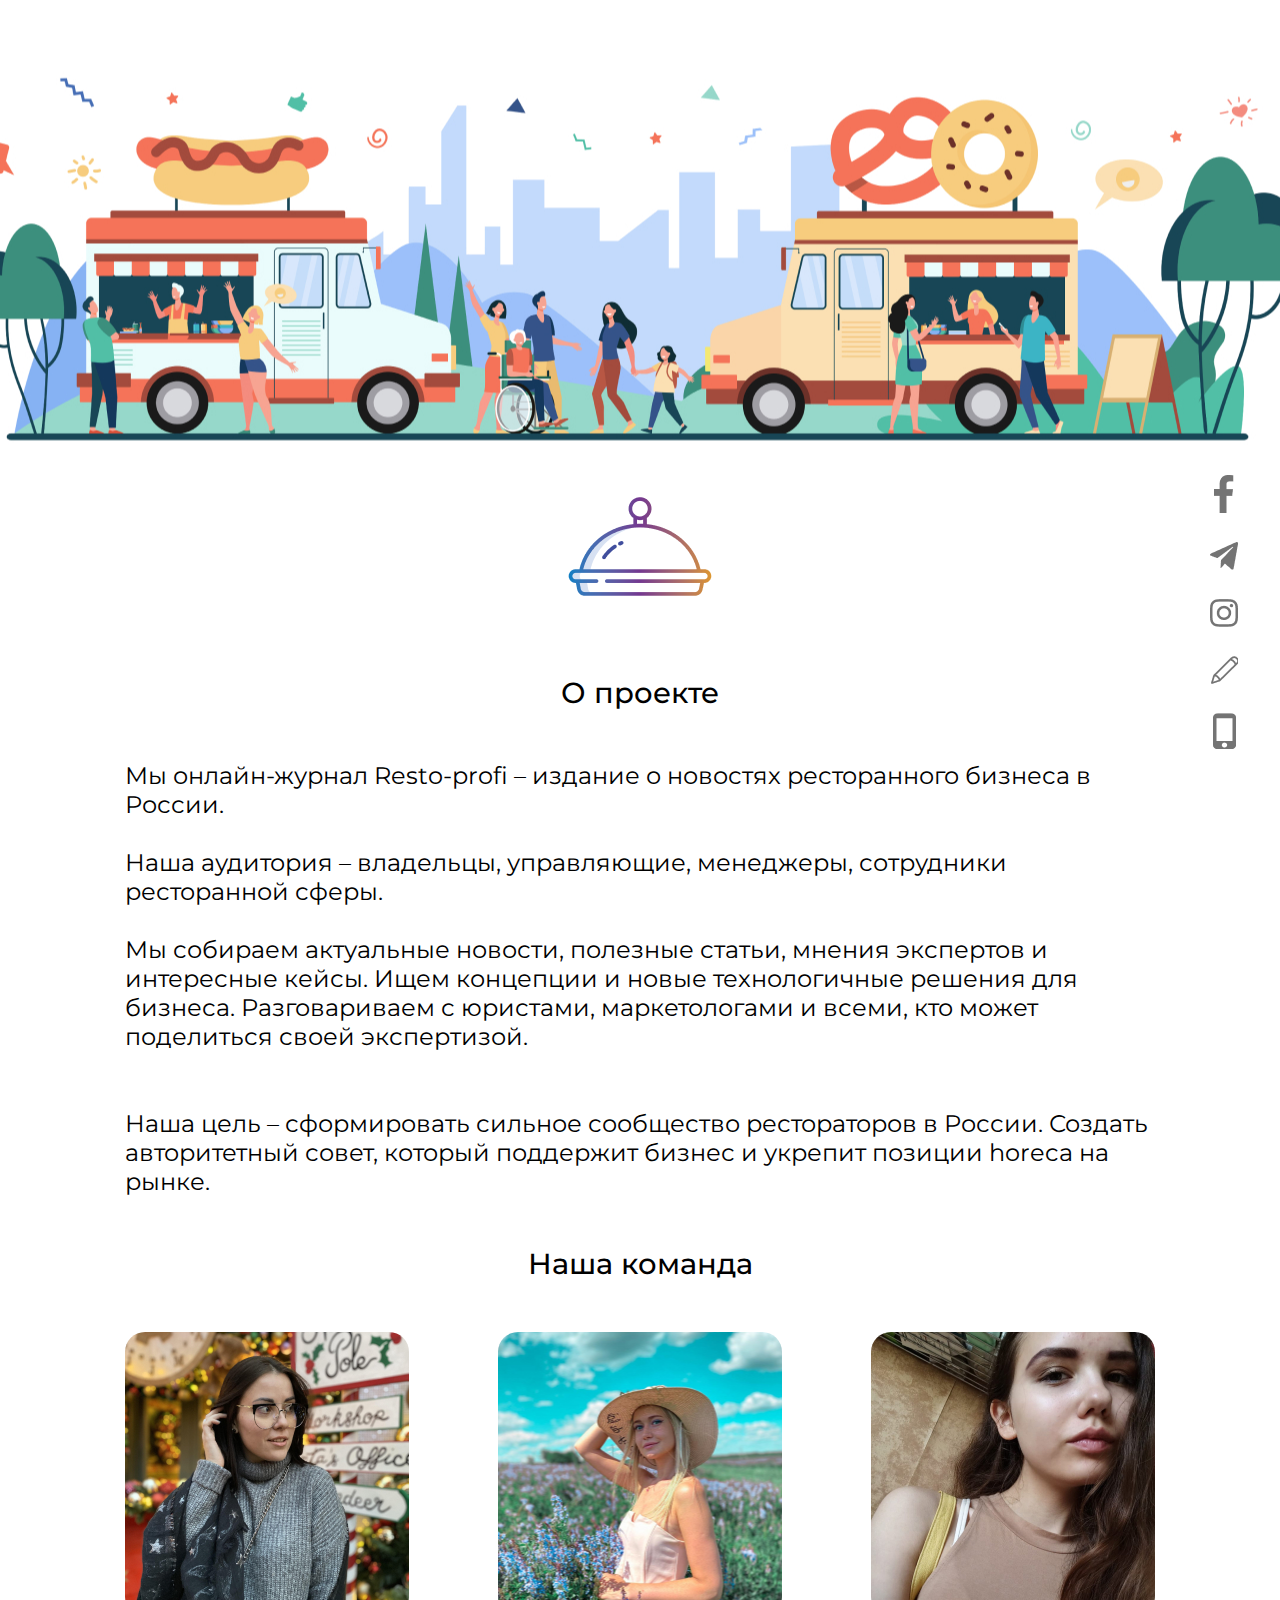
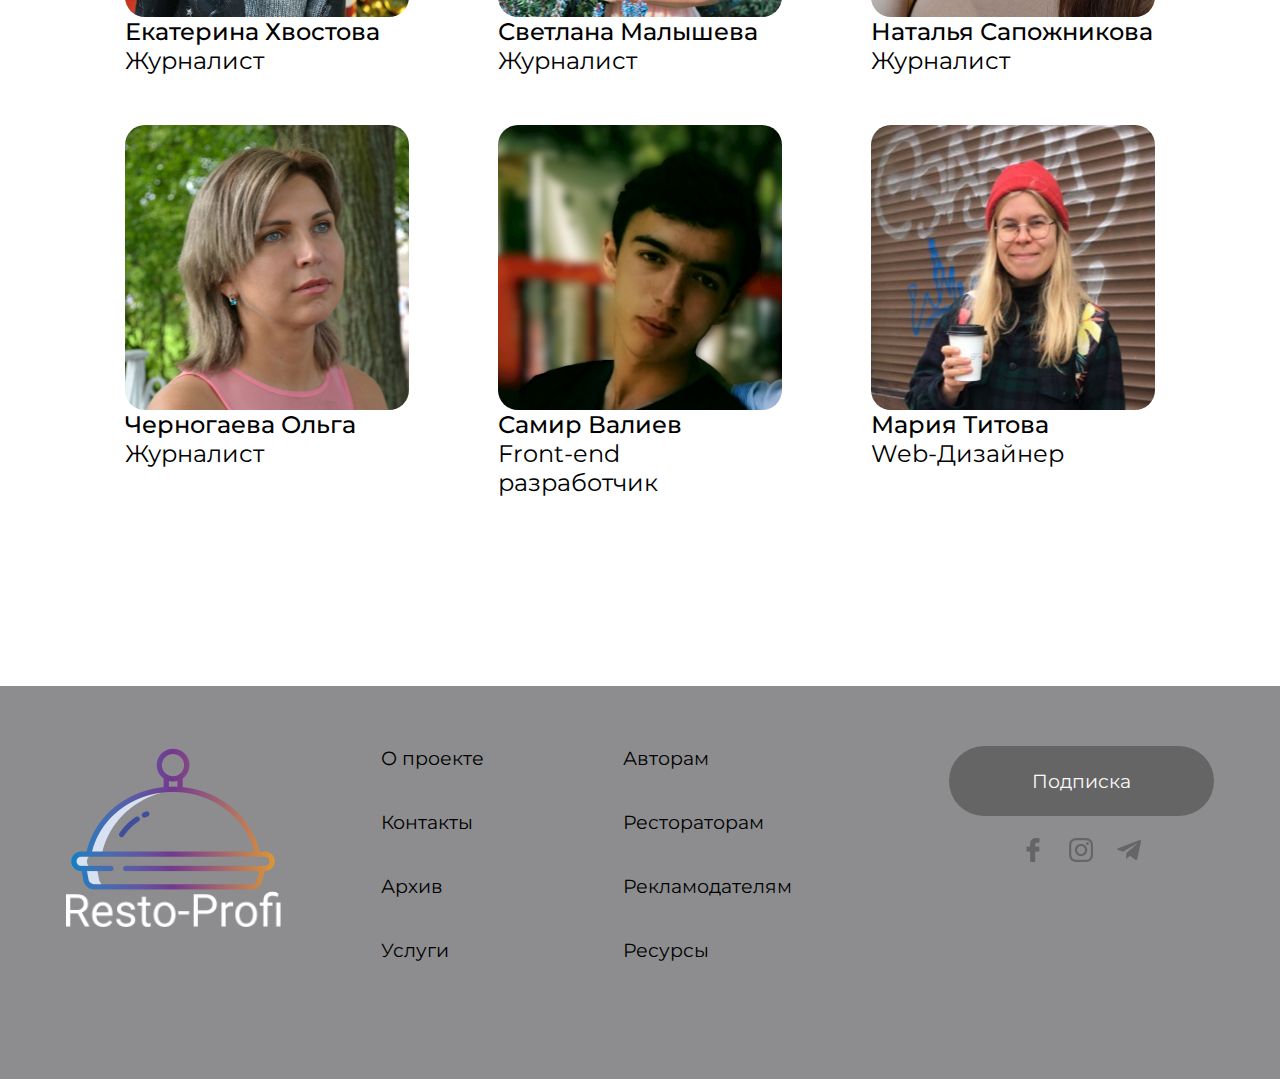
<file: redaction.htm>
<!DOCTYPE html>
<html lang="en">
<head>
    <meta charset="UTF-8"/>
    <title>RestoPRO</title>
    <meta name="viewport" content="width=device-width, initial-scale=1.0"/>
    <link rel="stylesheet" href="css/reset.css"/>
    <link rel="stylesheet" href="css/footernav.css"/>
</head>
<body>
    <header id="redactionbg"></header>
    <main>
        <div class="logo main__container">
            <img src="img/logo2.png" alt="Logo">
            <h1>
                О проекте
            </h1>
        </div>

        <p class="main__container">
            Мы онлайн-журнал Resto-profi – издание о новостях ресторанного бизнеса
            в России. 
            <br/><br/>
            Наша аудитория – владельцы, управляющие, менеджеры, сотрудники ресторанной сферы.
            <br/><br/>
            Мы собираем актуальные новости, полезные статьи, мнения экспертов
            и интересные кейсы. Ищем концепции и новые технологичные решения
            для бизнеса. 
            Разговариваем с юристами, маркетологами и всеми, кто может поделиться своей экспертизой. 
            <br/s><br/><br/>
            Наша цель – сформировать сильное сообщество рестораторов в России. 
            Создать авторитетный совет, который поддержит бизнес и укрепит позиции horeca на рынке.     
        </p>
        <h2 id="redaction">
            Наша команда
        </h2>


        <section class="redaction padd10 main__container">
            <div>
                <div class="photo"></div>
                <h3>Екатерина Хвостова</h3>
                <h4>Журналист</h4>
            </div>
            <div>
                <div class="photo2"></div>
                <h3>Светлана Малышева</h3>
                <h4>Журналист</h4>
            </div>
            <div>
                <div class="photo3"></div>
                <h3>Наталья Сапожникова</h3>
                <h4>Журналист</h4>
            </div>
            <div>
                <div class="photo4"></div>
                <h3>Черногаева Ольга</h3>
                <h4>Журналист</h4>
            </div>
            <div>
                <div class="photo5"></div>
                <h3>Самир Валиев</h3>
                <h4>Front-end разработчик</h4>
            </div>
            <div>
                <div class="photo6"></div>
                <h3>Мария Титова </h3>
                <h4>Web-Дизайнер</h4>
            </div>
        </section>
        <div class="sticky ">
            <div class="soc">
                <a href="https://www.facebook.com/Restoprofiru-103158781492207" target="_blank"></a>
                <a href="https://t.me/resto_profi" target="_blank"></a>
                <a href="https://www.instagram.com/resto.profi.ru/" target="_blank"></a>
                <a href="" target="_blank"></a>
                <a href="" target="_blank"></a>
             </div>
        </div>
    </main>
    <footer>
       
        <nav class="footer__nav footer__container">
            <div class="footer__logo">
                <img src="img/logo.png" alt=" Resto-profi logo">
            </div>
            <ul>
                <li><a href="">О проекте</a></li>
                <li><a href="">Контакты</a></li>
                <li><a href="">Архив</a></li>
                <li><a href="">Услуги</a></li>
            </ul>
            <ul>
                <li><a href="">Авторам</a></li>
                <li><a href="">Рестораторам</a></li>
                <li><a href="">Рекламодателям</a></li>
                <li><a href="">Ресурсы</a></li>
            </ul>
       
            <div class="footer__sub">
                <a href="" class="footer__btn">Подписка</a>
                <div>
                    <a href="https://www.facebook.com/Restoprofiru-103158781492207" target="_blank" class="footer__icons" class="footer__icons"> <img src="img/facebook.png" alt=""></a>
                    <a href="https://www.instagram.com/resto.profi.ru/" target="_blank" class="footer__icons"><img src="img/instagram.png" alt=""></a>
                    <a href="https://t.me/resto_profi " target="_blank"><img src="img/telegram.png" alt=""></a>
                </div>
            </div>
        </nav>
   
</footer>
</body>
</html>
</file>
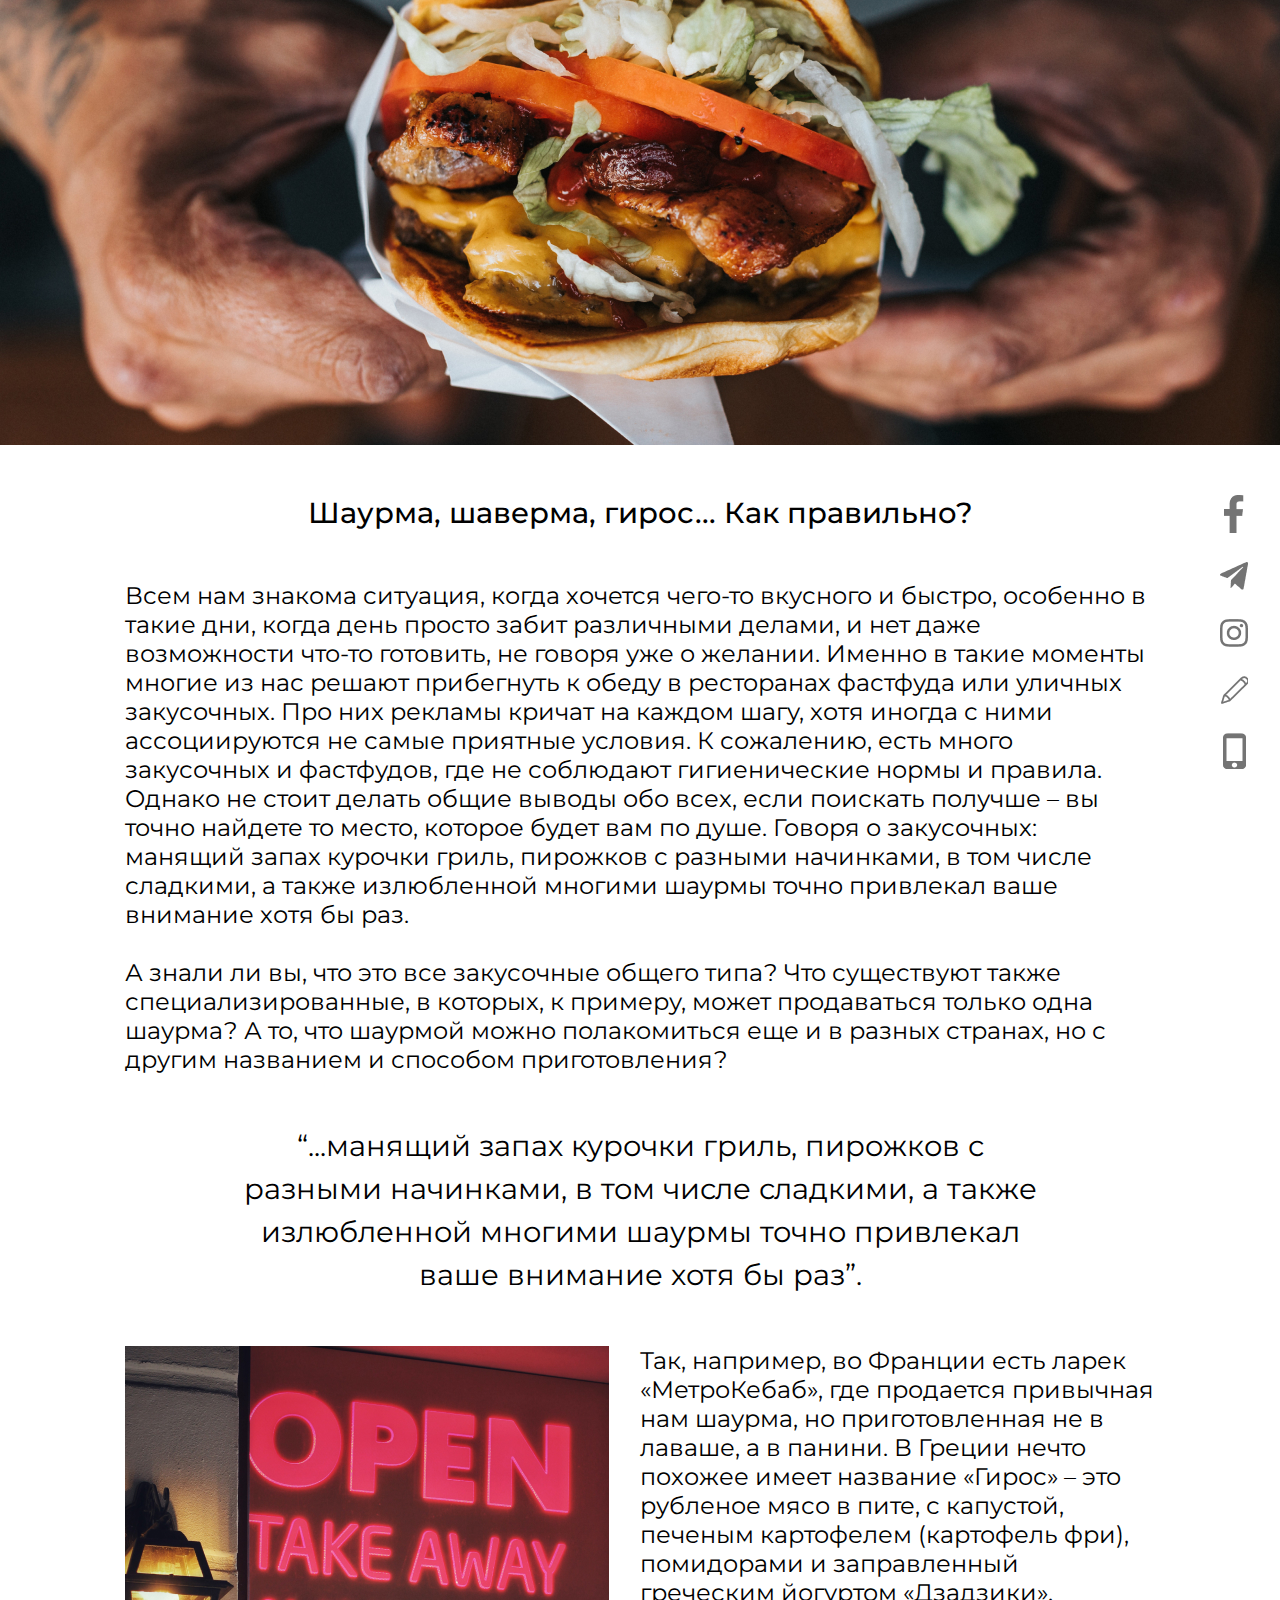
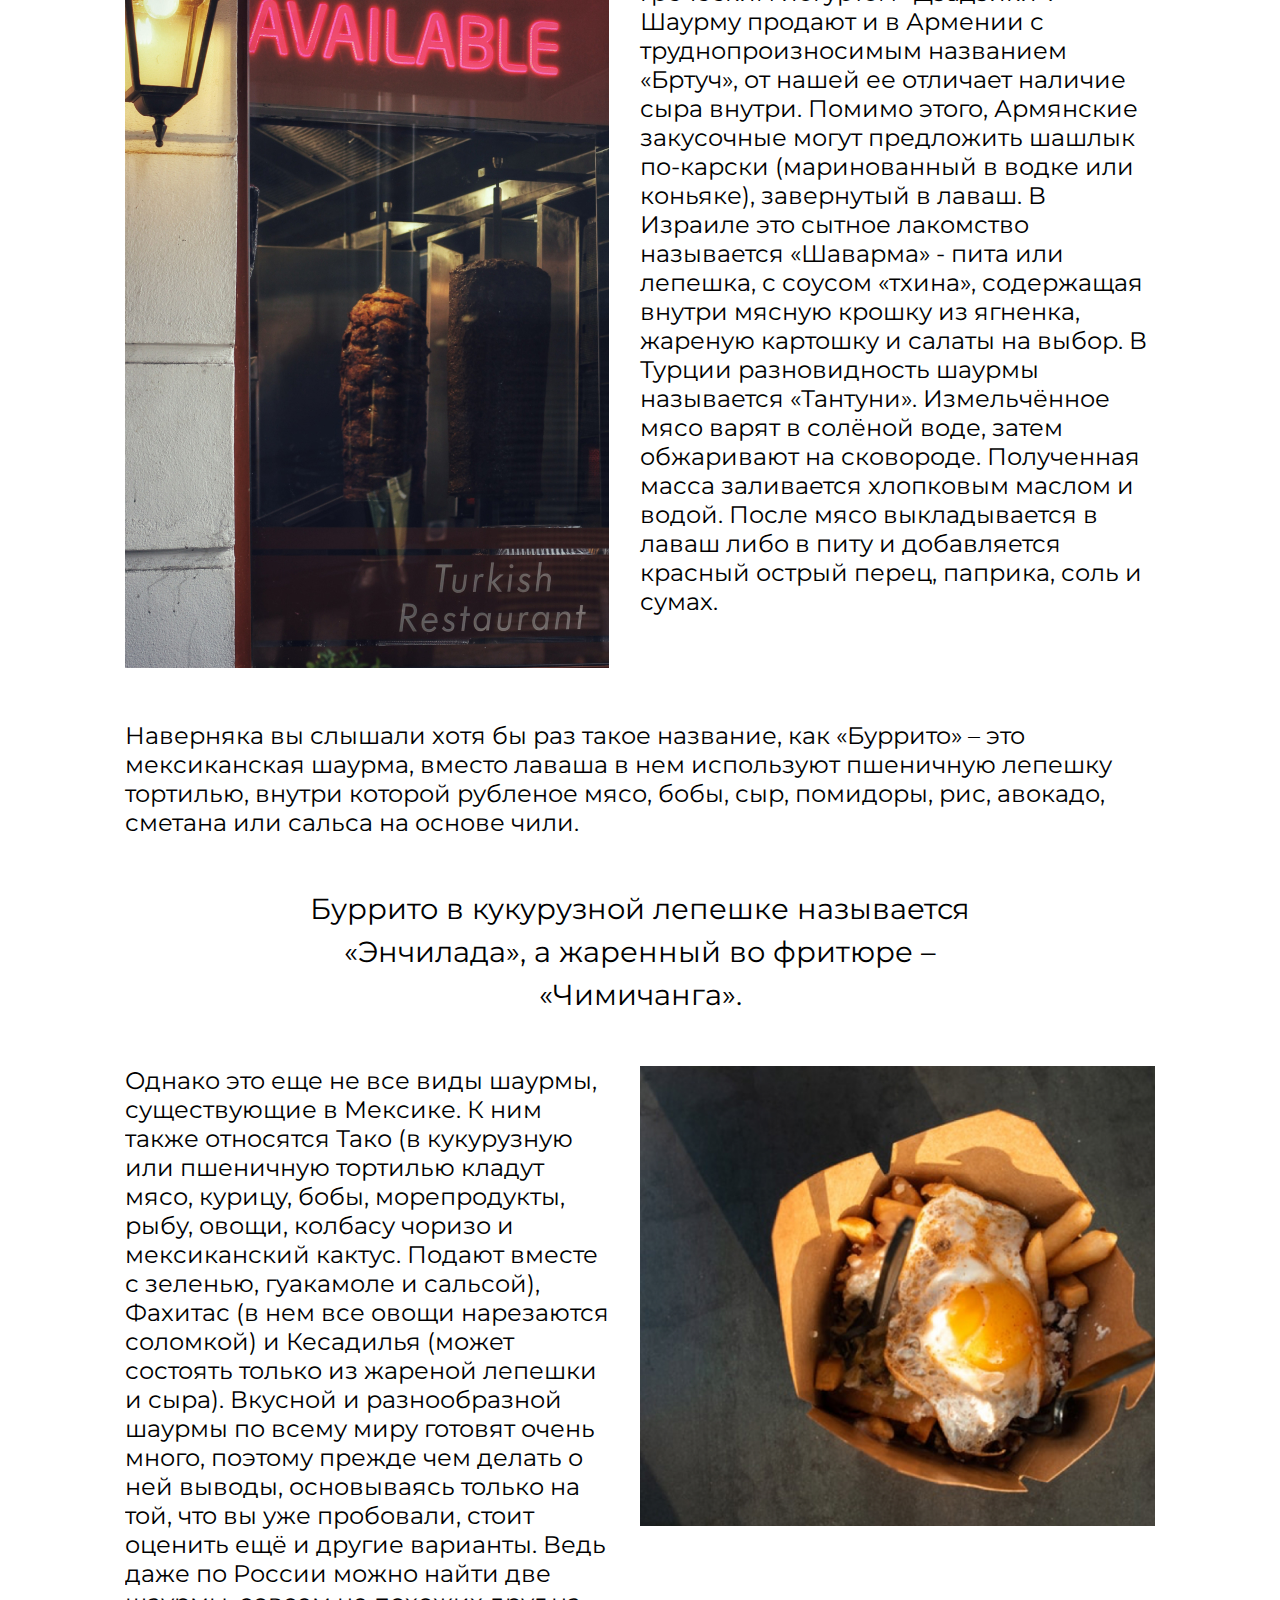
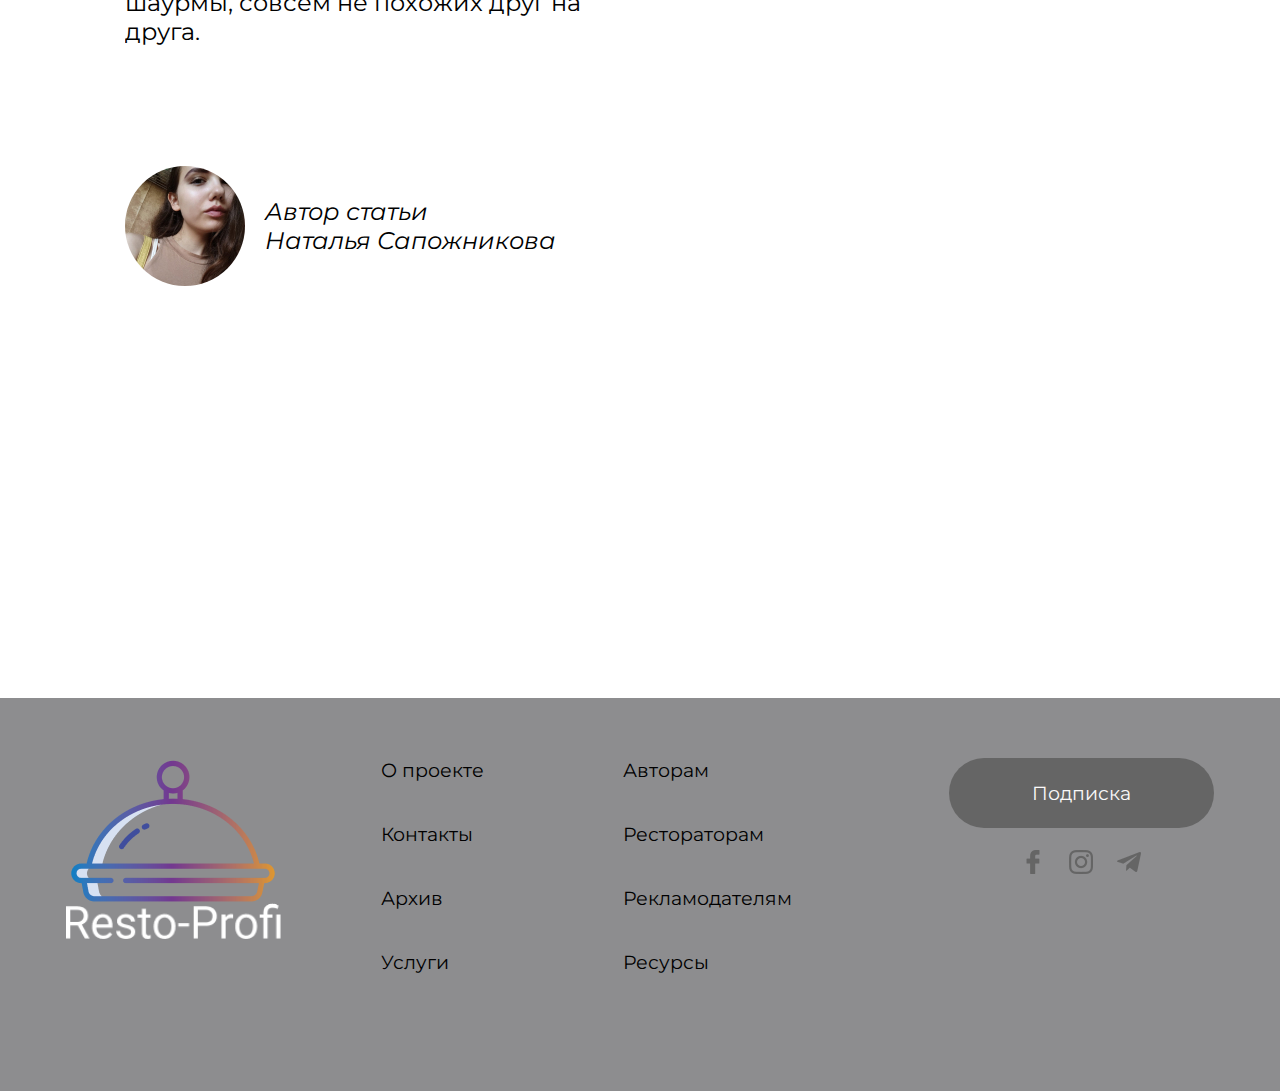
<file: shaurma.htm>
<!DOCTYPE html>
<html lang="en">
<head>
    <meta charset="UTF-8"/>
    <title>RestoPRO</title>
    <meta name="viewport" content="width=device-width, initial-scale=1.0"/>
    <link rel="stylesheet" href="css/reset.css"/>
    <link rel="stylesheet" href="css/articles.css"/>
</head>
<body>
    <header id="shaurmabg"></header>
   <main>
    <h1>
        Шаурма, шаверма, гирос... Как правильно?
    </h1>
    <p class="main__container">
        Всем нам знакома ситуация, когда хочется чего-то вкусного и быстро, особенно
        в такие дни, когда день просто забит различными делами, и нет даже возможности что-то готовить, не говоря уже о желании. Именно в такие моменты многие из нас решают прибегнуть к обеду в ресторанах фастфуда или уличных закусочных. Про них рекламы кричат на каждом шагу, хотя иногда с ними ассоциируются не самые приятные условия. К сожалению, есть много закусочных и фастфудов, где не соблюдают гигиенические нормы и правила. Однако не стоит делать общие выводы обо всех, если поискать получше – вы точно найдете то место, которое будет вам по душе. Говоря о закусочных: манящий запах курочки гриль, пирожков с разными начинками, в том числе сладкими, а также излюбленной многими шаурмы точно привлекал ваше внимание хотя бы раз.
        <br/><br/>
        А знали ли вы, что это все закусочные общего типа? Что существуют также специализированные, в которых, к примеру, может продаваться только одна шаурма? А то, что шаурмой можно полакомиться еще и в разных странах, 
        но с другим названием и способом приготовления?

    </p>
    <h2 class="shaurma__subtittle">
        “...манящий запах курочки гриль, пирожков с разными начинками, в том числе сладкими, а также излюбленной многими шаурмы точно привлекал ваше внимание хотя бы раз”.

    </h2>
    <section class="restaurant flex padd10 main__container">
        <div class=" restaurant__items img">
            <img src="img/restaurant.jpg" alt="">
        </div>
        <p class="restaurant__text">
            Так, например, во Франции есть ларек «МетроКебаб», где продается привычная нам шаурма, 
            но приготовленная не в лаваше, 
            а в панини.
            В Греции нечто похожее имеет название «Гирос» – это рубленое мясо 
            в пите, с капустой, печеным картофелем (картофель фри), помидорами и заправленный греческим йогуртом «Дзадзики».
            Шаурму продают и в Армении 
            с труднопроизносимым названием «Бртуч», от нашей ее отличает наличие сыра внутри. Помимо этого, Армянские закусочные могут предложить шашлык по-карски (маринованный в водке или коньяке), завернутый в лаваш.
            В Израиле это сытное лакомство называется «Шаварма» - пита или лепешка, с соусом «тхина», содержащая внутри мясную крошку из ягненка, жареную картошку и салаты на выбор.
            В Турции разновидность шаурмы называется «Тантуни». Измельчённое мясо варят в солёной воде, затем обжаривают на сковороде. Полученная масса заливается хлопковым маслом 
            и водой. После мясо выкладывается 
            в лаваш либо в питу и добавляется красный острый перец, паприка, соль 
            и сумах.

        </p>
    </section>
    <p class="padd10 main__container ">
        Наверняка вы слышали хотя бы раз такое название, как «Буррито» – это мексиканская шаурма, вместо лаваша в нем используют пшеничную лепешку тортилью, внутри которой рубленое мясо, бобы, сыр, помидоры, рис, авокадо, сметана или сальса на основе чили.
    </p>

    <h2 class="shaurma__subtittle">
        Буррито в кукурузной лепешке называется «Энчилада», а жаренный во фритюре – «Чимичанга». 
    </h2>
    <section class= "restaurant flex padd10 main__container ">
        <p class="restaurant__items">
            Однако это еще не все виды шаурмы, существующие в Мексике. К ним также относятся Тако (в кукурузную или пшеничную тортилью кладут мясо, курицу, бобы, морепродукты, рыбу, овощи, колбасу чоризо и мексиканский кактус. Подают вместе с зеленью, гуакамоле и сальсой), Фахитас (в нем все овощи нарезаются соломкой) 
            и Кесадилья (может состоять только 
            из жареной лепешки и сыра).
            Вкусной и разнообразной шаурмы 
            по всему миру готовят очень много, поэтому прежде чем делать о ней выводы, основываясь только на той, что вы уже пробовали, стоит оценить ещё 
            и другие варианты. Ведь даже по России можно найти две шаурмы, совсем не похожих друг на друга.


        </p>
        <div class="eggs">
            <img src="img/eggs.jpg"  alt="">
        </div>
    </section>
    <div class="main__container author2">
        <span id="nataliya__photo"></span>
        <h5>
            Автор статьи <br/>
            Наталья Сапожникова 
        </h5>
        
    </div>

    
    <div class="sticky">
        <div class="soc">
            <a href="https://www.facebook.com/Restoprofiru-103158781492207" target="_blank"></a>
            <a href="https://t.me/resto_profi" target="_blank"></a>
            <a href="https://www.instagram.com/resto.profi.ru/" target="_blank"></a>
            <a href="" target="_blank"></a>
            <a href="" target="_blank"></a>
         </div>
    </div>
   </main>
   <footer>
       
    <nav class="footer__nav footer__container">
        <div class="footer__logo">
            <img src="img/logo.png" alt=" Resto-profi logo">
        </div>
        <ul>
            <li><a href="">О проекте</a></li>
            <li><a href="">Контакты</a></li>
            <li><a href="">Архив</a></li>
            <li><a href="">Услуги</a></li>
        </ul>
        <ul>
            <li><a href="">Авторам</a></li>
            <li><a href="">Рестораторам</a></li>
            <li><a href="">Рекламодателям</a></li>
            <li><a href="">Ресурсы</a></li>
        </ul>
   
        <div class="footer__sub">
            <a href="" class="footer__btn">Подписка</a>
            <div>
                <a href="https://www.facebook.com/Restoprofiru-103158781492207" target="_blank" class="footer__icons" class="footer__icons"> <img src="img/facebook.png" alt=""></a>
                <a href="https://www.instagram.com/resto.profi.ru/" target="_blank" class="footer__icons"><img src="img/instagram.png" alt=""></a>
                <a href="https://t.me/resto_profi " target="_blank"><img src="img/telegram.png" alt=""></a>
            </div>
        </div>
    </nav>

</footer>
</body>
</html>
</file>
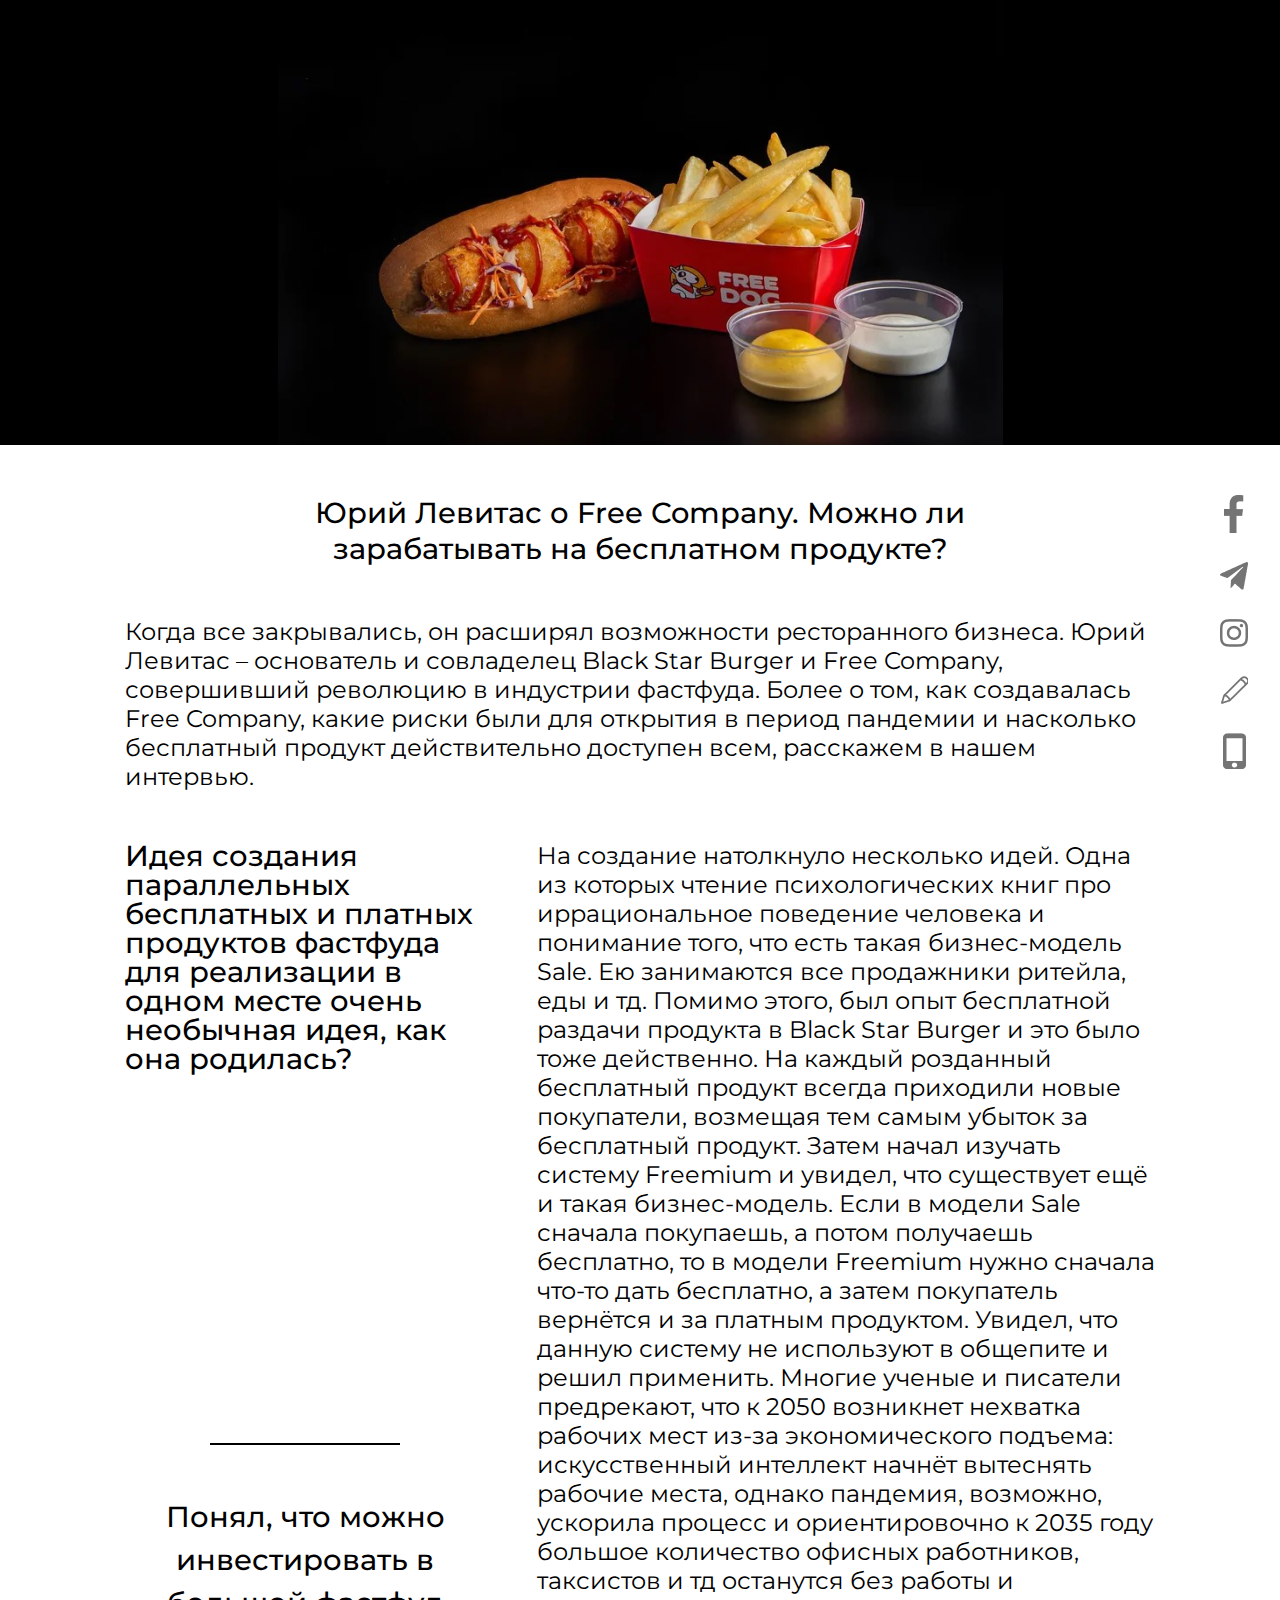
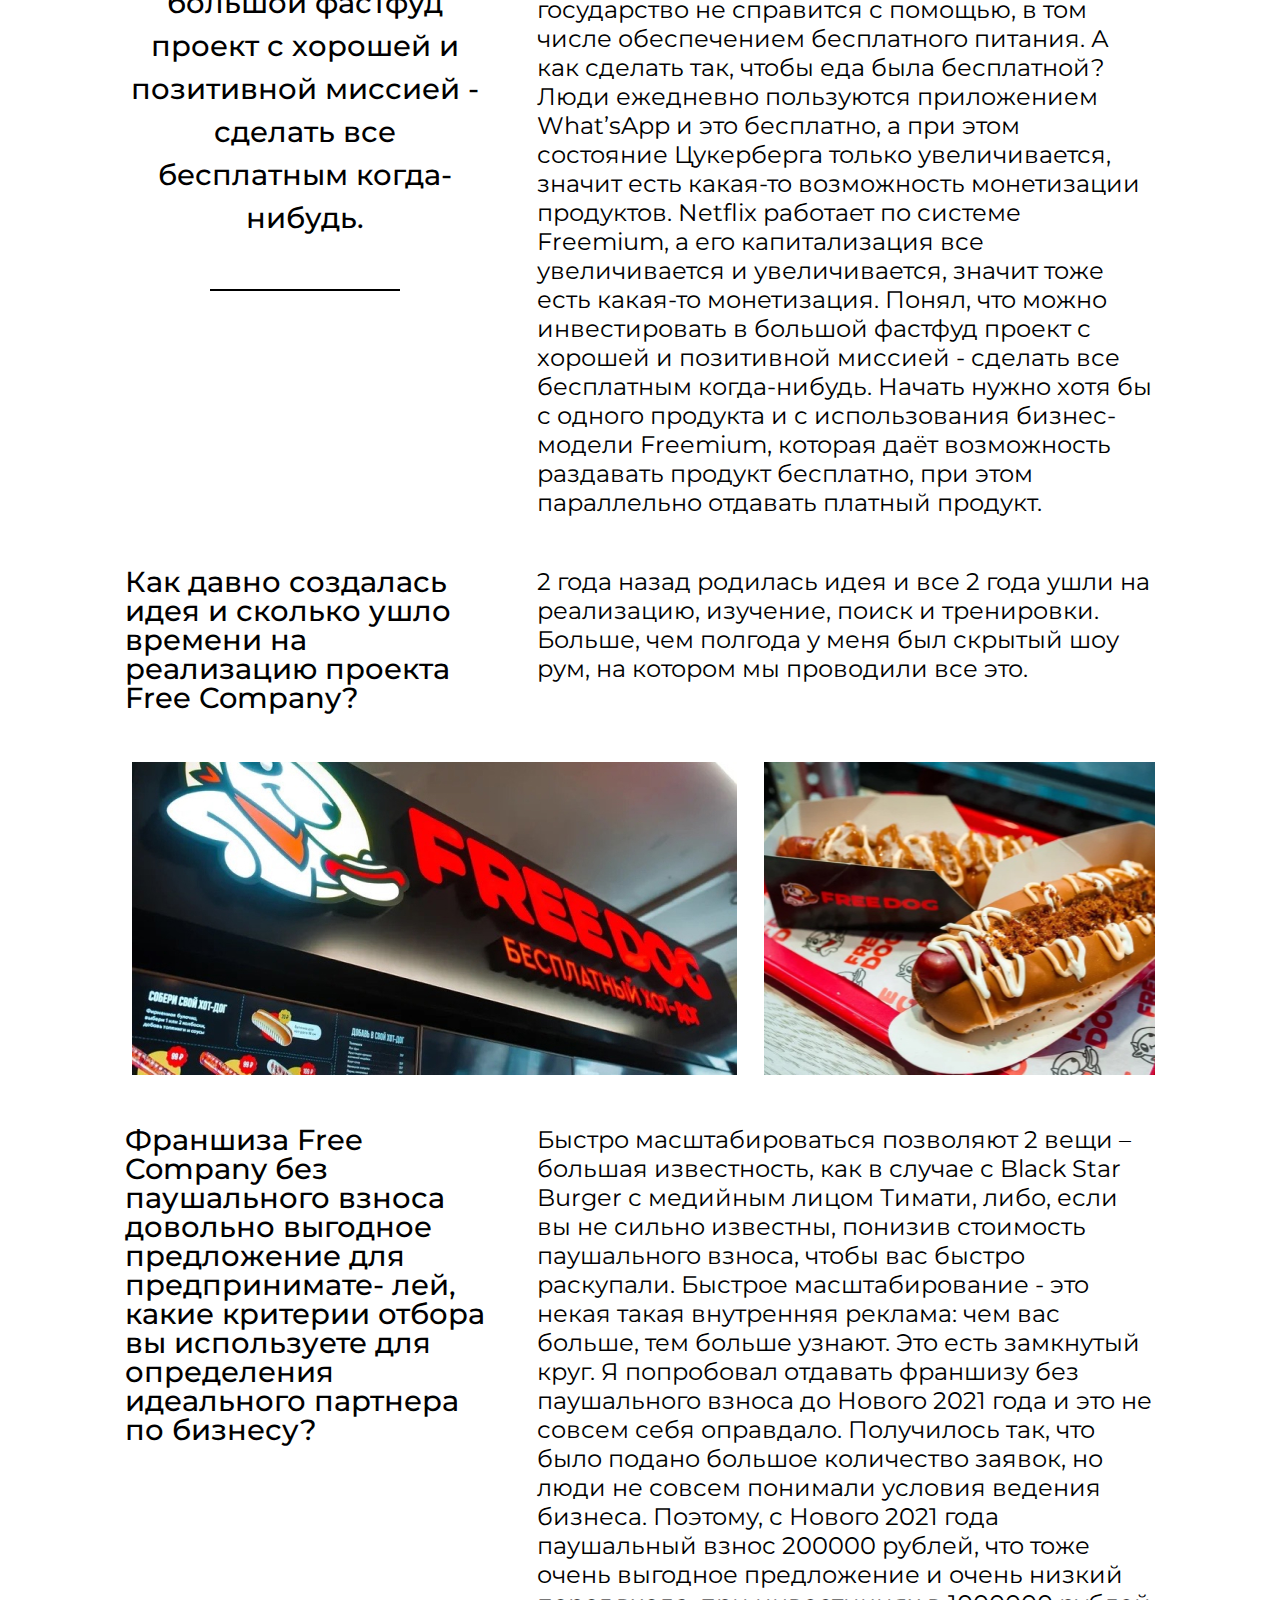
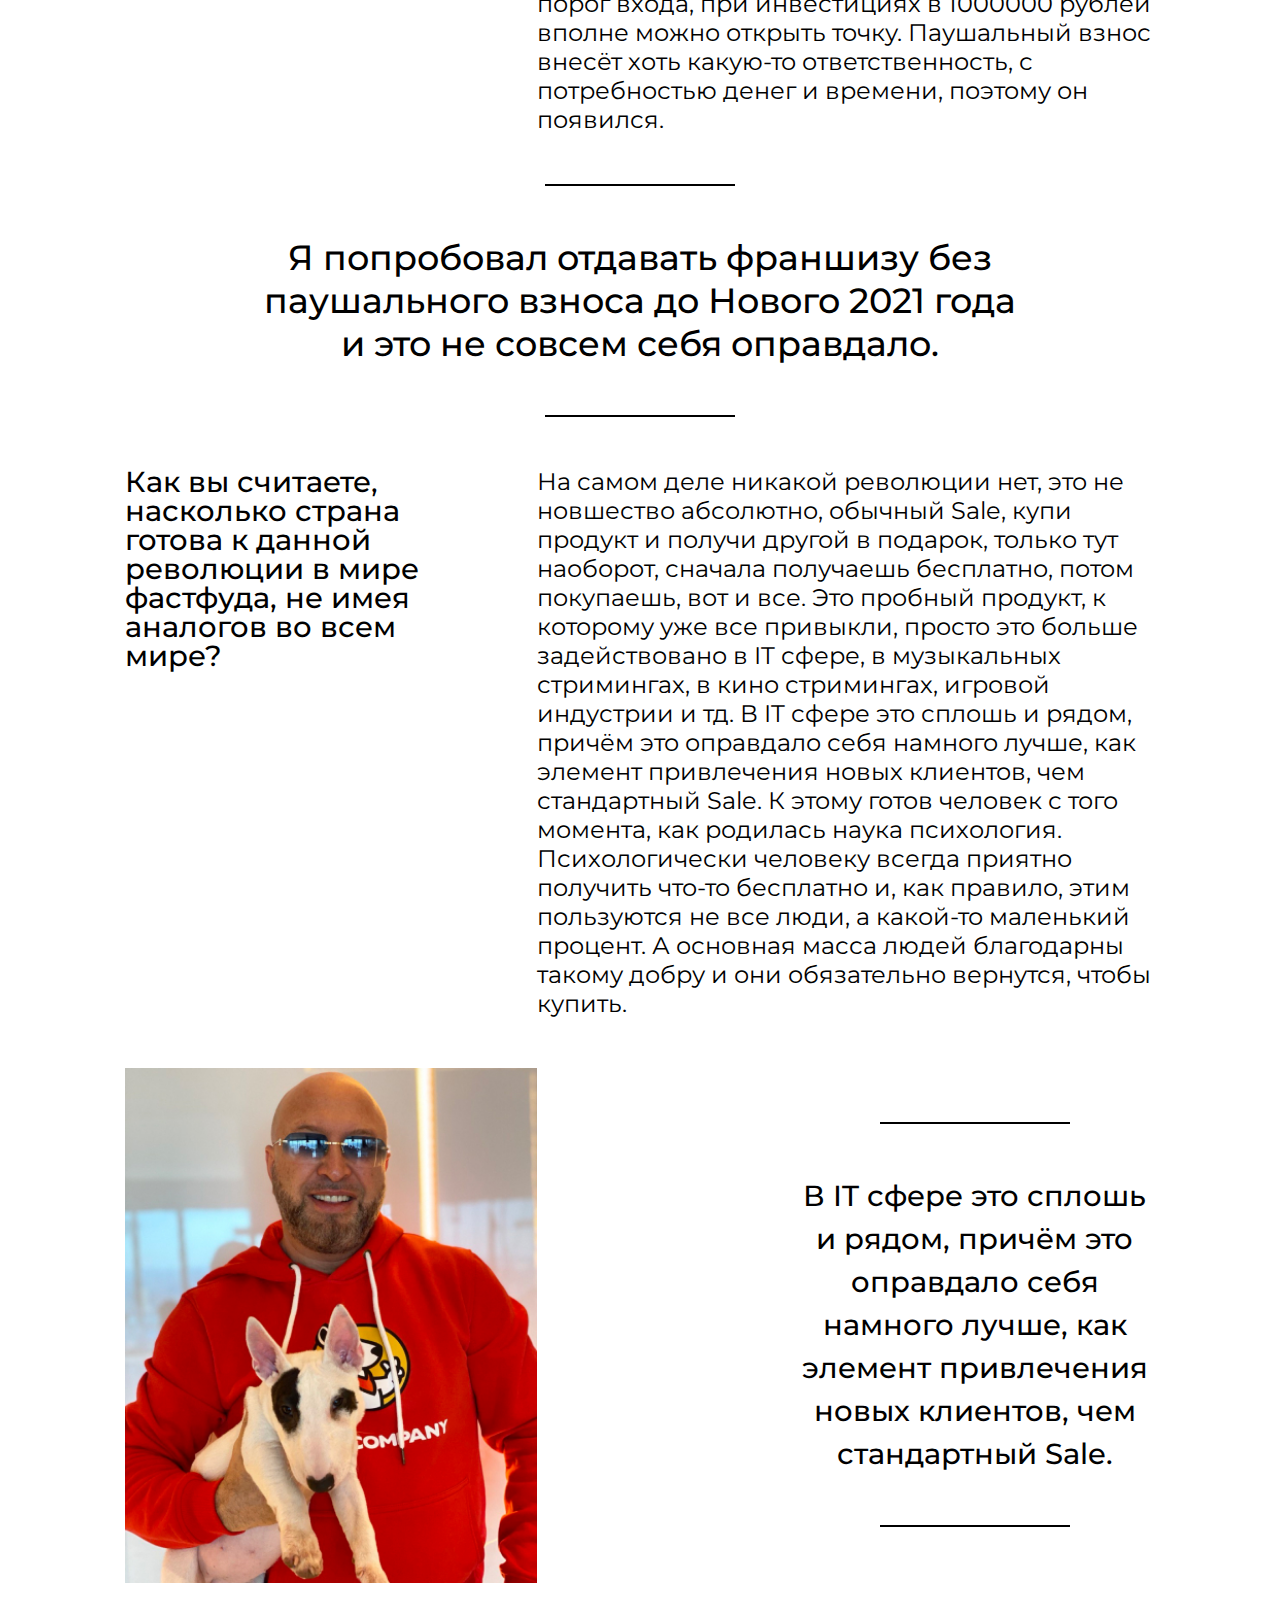
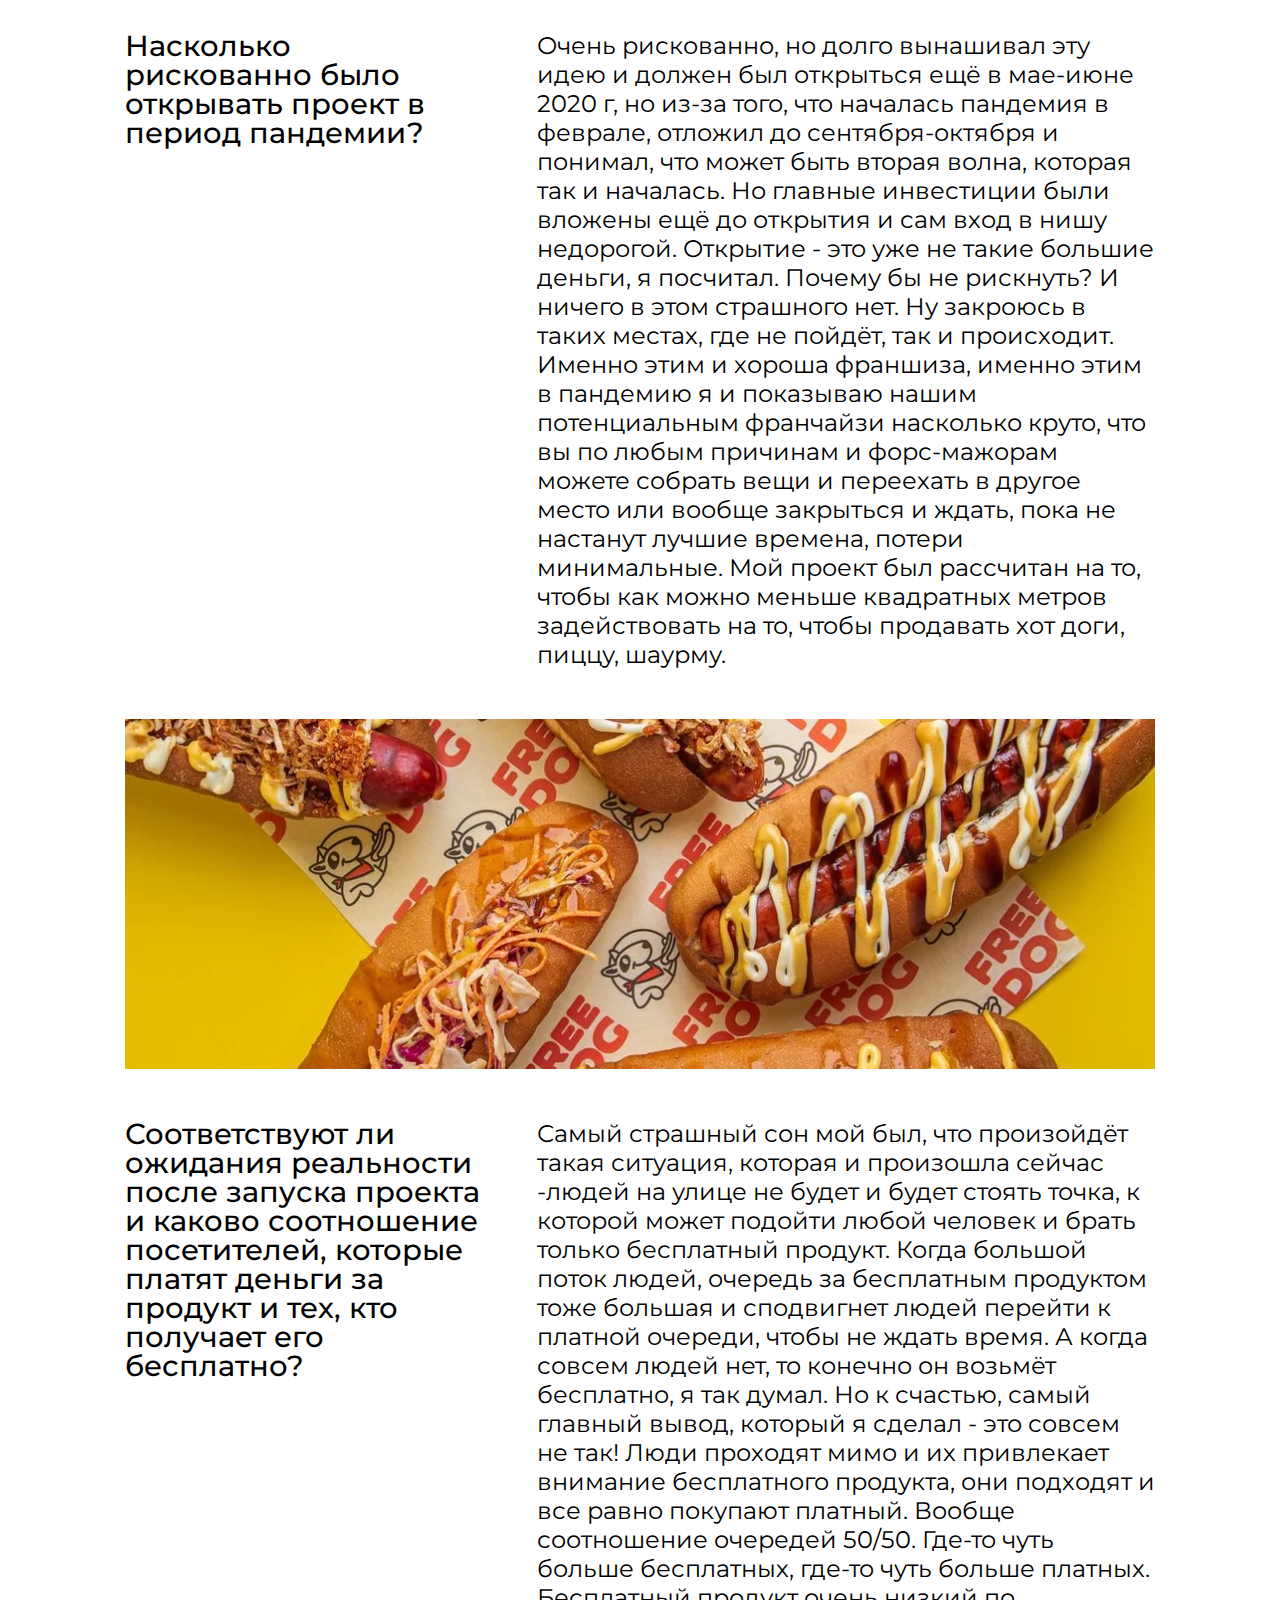
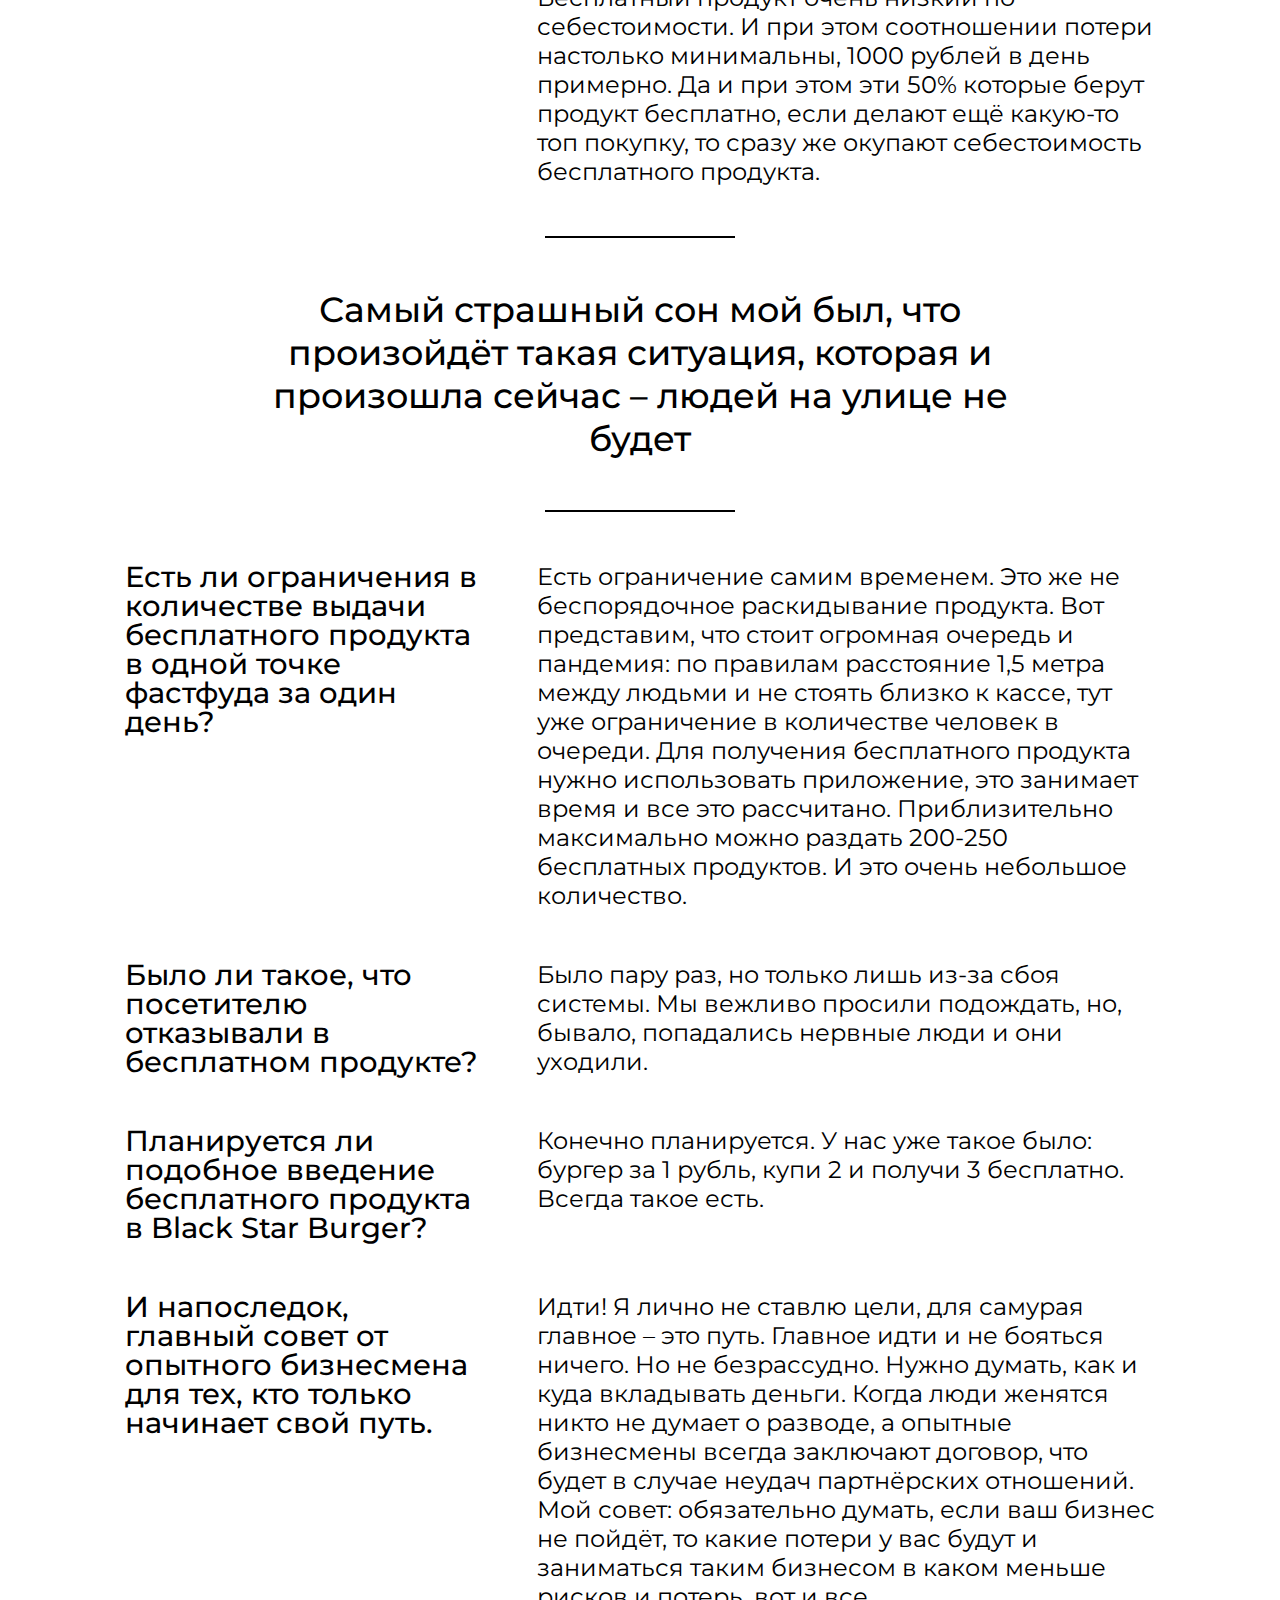
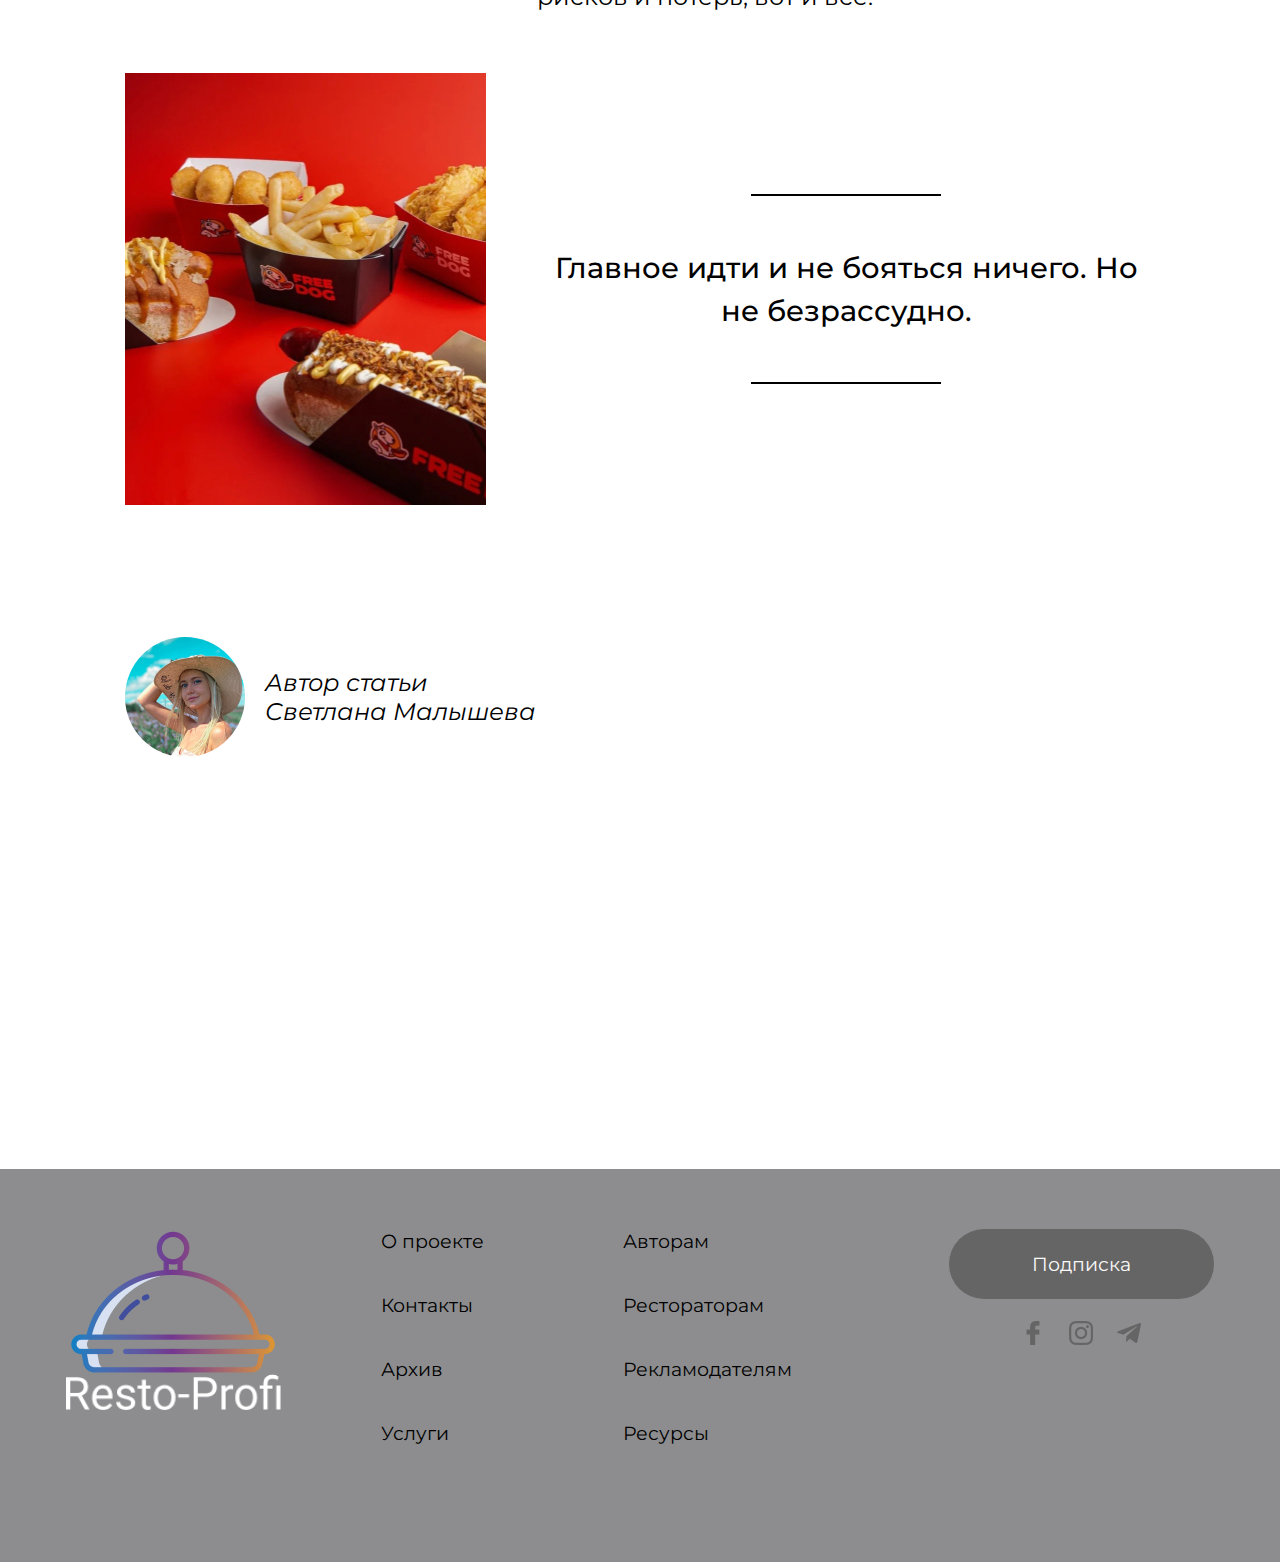
<file: yuriy_levitas.htm>
<!DOCTYPE html>
<html lang="en">
<head>
    <meta charset="UTF-8"/>
    <title>RestoPRO</title>
    <meta name="viewport" content="width=device-width, initial-scale=1.0"/>
    <link rel="stylesheet" href="css/reset.css"/>
    <link rel="stylesheet" href="css/articles.css"/>
</head>
<body>
    <header id="levitas"></header>
    <main>
        <h1 class="main__container">
            Юрий Левитас о Free Company. Можно ли зарабатывать на бесплатном продукте? 
        </h1>
        <p class="main__container">
            Когда все закрывались, он расширял возможности ресторанного бизнеса. Юрий Левитас – основатель и совладелец Black Star Burger и Free Company, совершивший революцию в индустрии фастфуда. Более о том, как создавалась Free Company, какие риски были для открытия в период пандемии и насколько бесплатный продукт действительно доступен всем, расскажем в нашем интервью.

        </p>
        <section class="flex main__container padd10">
            <div>
                <h3>
                    Идея создания параллельных бесплатных и платных продуктов фастфуда для реализации в одном месте очень необычная идея, как она родилась? 
                </h3>
                <div>
                    <hr class="line"/>
                    <h2>
                        Понял, что можно инвестировать в большой фастфуд проект с хорошей и позитивной миссией - сделать все бесплатным когда-нибудь.
                    </h2>
                    <hr class="line"/>
                </div>
            </div>
            <p>
                На создание натолкнуло несколько идей. Одна из которых чтение психологических книг про иррациональное поведение человека 
                и понимание того, что есть такая бизнес-модель Sale. Ею занимаются все продажники ритейла, еды и тд. Помимо этого, был опыт бесплатной раздачи продукта в Black Star Burger и это было тоже действенно. На каждый розданный бесплатный продукт всегда приходили новые покупатели, возмещая тем самым убыток 
                за бесплатный продукт. Затем начал изучать систему Freemium и увидел, что существует ещё и такая бизнес-модель. Если в модели Sale сначала покупаешь, а потом получаешь бесплатно, то в модели Freemium нужно сначала что-то дать бесплатно, а затем покупатель вернётся и за платным продуктом. Увидел, что данную систему не используют 
                в общепите и решил применить. Многие ученые и писатели предрекают, что к 2050 возникнет нехватка рабочих мест из-за экономического подъема: искусственный интеллект начнёт вытеснять рабочие места, однако пандемия, возможно, ускорила процесс и ориентировочно к 2035 году большое количество офисных работников, таксистов и тд останутся без работы и государство не справится с помощью, в том числе обеспечением бесплатного питания. А как сделать так, чтобы еда была бесплатной? Люди ежедневно пользуются приложением What’sApp и это бесплатно, а при этом состояние Цукерберга только увеличивается, значит есть какая-то возможность монетизации продуктов. Netflix работает по системе Freemium, а его капитализация все увеличивается и увеличивается, значит тоже есть какая-то монетизация. Понял, что можно инвестировать в большой фастфуд проект
                с хорошей и позитивной миссией - сделать все бесплатным когда-нибудь. Начать нужно хотя бы с одного продукта и с использования бизнес-модели Freemium, которая даёт возможность раздавать продукт бесплатно, при этом параллельно отдавать платный продукт.

            </p>
        </section>
        <section class="flex padd10 main__container">
            <h3>
                Как давно создалась идея 
                и сколько ушло времени на реализацию проекта Free Company?
            </h3>
            <p>
                2 года назад родилась идея и все 2 года ушли на реализацию, изучение, поиск и тренировки. Больше, чем полгода у меня был скрытый шоу рум, на котором мы проводили все это.
            </p>
        </section>
        <section class="flex padd10 main__container">
            <div class="img1"></div>
            <div class="img2"></div>
        </section>
        <section class="flex padd10 main__container">
            <h3>
                Франшиза Free Company без паушального взноса довольно выгодное предложение для предпринимате- <wbr>лей, какие критерии отбора вы используете для определения идеального партнера по бизнесу?
            </h3>
            <p>
                
            Быстро масштабироваться позволяют 2 вещи – большая известность, как в случае с Black Star Burger с медийным лицом Тимати, либо, если вы не сильно известны, понизив стоимость паушального взноса, чтобы вас быстро раскупали. Быстрое масштабирование - это некая такая внутренняя реклама: чем вас больше, тем больше узнают. Это есть замкнутый круг. Я попробовал отдавать франшизу без паушального взноса до Нового 2021 года и это не совсем себя оправдало. Получилось так, что было подано большое количество заявок, 
            но люди не совсем понимали условия ведения бизнеса. Поэтому, с Нового 2021 года паушальный взнос 200000 рублей, что тоже очень выгодное предложение и очень низкий порог входа, при инвестициях в 1000000 рублей вполне можно открыть точку. Паушальный взнос внесёт хоть какую-то ответственность, с потребностью денег 
            и времени, поэтому он появился.

            </p>
        </section>
        <hr class="line"/>
        <h4 class="main__container padd10">
            Я попробовал отдавать франшизу без паушального взноса до Нового 2021 года и это не совсем себя оправдало. 
        </h4>
        <hr class="line"/>
        <section class="flex padd10 main__container">
            <h3>
                Как вы считаете, насколько страна готова к данной революции в мире фастфуда, не имея аналогов во всем мире?
            </h3>
            <p>
                На самом деле никакой революции нет, это не новшество абсолютно, обычный Sale, купи продукт и получи другой в подарок, только тут наоборот, сначала получаешь бесплатно, потом покупаешь, вот и все. Это пробный продукт, 
                к которому уже все привыкли, просто это больше задействовано в IT сфере, 
                в музыкальных стримингах, в кино стримингах, игровой индустрии и тд. В IT сфере это сплошь и рядом, причём это оправдало себя намного лучше, как элемент привлечения новых клиентов, чем стандартный Sale. К этому готов человек с того момента, как родилась наука психология. Психологически человеку всегда приятно получить что-то бесплатно и, как правило, этим пользуются не все люди, 
                а какой-то маленький процент. А основная масса людей благодарны такому добру и они обязательно вернутся, чтобы купить. 

            </p>
        </section>
        <div class="flex levitasp padd10 main__container">
            <div class="levitas__photo"> <img src="img/levitasphoto.jpg"  width="100%" alt=""></div>
            <div>
                <hr class="line"/>
                <h2>
                    В IT сфере это сплошь 
                    и рядом, причём это оправдало себя намного лучше, как элемент привлечения новых клиентов, чем стандартный Sale.
                </h2>
                <hr class="line"/>
            </div>
        </div>
        <section class="flex padd10 main__container">
            <h3>
                Насколько рискованно было открывать проект в период пандемии?
            </h3>
            <p>
                Очень рискованно, но долго вынашивал эту идею и должен был открыться ещё в мае-июне 2020 г, но из-за того, что началась пандемия 
                в феврале, отложил до сентября-октября 
                и понимал, что может быть вторая волна, которая так и началась. Но главные инвестиции были вложены ещё до открытия и сам вход в нишу недорогой. Открытие - это уже не такие большие деньги, я посчитал. Почему бы не рискнуть? И ничего в этом страшного нет. Ну закроюсь в таких местах, где не пойдёт, так и происходит. Именно этим и хороша франшиза, именно этим в пандемию я и показываю нашим потенциальным франчайзи насколько круто, что вы по любым причинам и форс-мажорам можете собрать вещи и переехать в другое место или вообще закрыться и ждать, пока не настанут лучшие времена, потери минимальные. Мой проект был рассчитан на то, чтобы как можно меньше квадратных метров задействовать на то, чтобы продавать хот доги, пиццу, шаурму. 


            </p>
        </section>
        <div class="hot__dog">
        </div>
        <section class="flex padd10 main__container" >
            <h3>
                Соответствуют ли ожидания реальности после запуска проекта и каково соотношение посетителей, которые платят деньги
                за продукт и тех, кто получает 
                его бесплатно?
            </h3>
            <p>
                Самый страшный сон мой был, что произойдёт такая ситуация, которая и произошла сейчас -людей на улице не будет и будет стоять точка, 
                к которой может подойти любой человек и брать только бесплатный продукт. Когда большой поток людей, очередь за бесплатным продуктом тоже большая и сподвигнет людей перейти к платной очереди, чтобы не ждать время. А когда совсем людей нет, то конечно он возьмёт бесплатно, я так думал. Но к счастью, самый главный вывод, который я сделал - это совсем не так! Люди проходят мимо и их привлекает внимание бесплатного продукта, они подходят и все равно покупают платный. Вообще соотношение очередей 50/50. Где-то чуть больше бесплатных, где-то чуть больше платных. Бесплатный продукт очень низкий по себестоимости. И при этом соотношении потери настолько минимальны, 1000 рублей 
                в день примерно. Да и при этом эти 50% которые берут продукт бесплатно, если делают ещё какую-то топ покупку, то сразу же окупают себестоимость бесплатного продукта. 
            </p>
        </section>
        <hr class="line"/>
        <h4 class="padd10 main__container">
            Самый страшный сон мой был, что произойдёт такая ситуация, которая и произошла сейчас – людей на улице не будет
        </h4>
        <hr class="line"/>
        <section class="flex padd10 main__container">
            <h3>
                Есть ли ограничения
                в количестве выдачи бесплатного продукта в одной точке фастфуда за один день?
            </h3>
            <p>
                Есть ограничение самим временем. Это же не беспорядочное раскидывание продукта. Вот представим, что стоит огромная очередь 
                и пандемия: по правилам расстояние 1,5 метра между людьми и не стоять близко к кассе, тут уже ограничение в количестве человек 
                в очереди. Для получения бесплатного продукта нужно использовать приложение, это занимает время и все это рассчитано. Приблизительно максимально можно раздать 200-250 бесплатных продуктов. И это очень небольшое количество.

            </p>
        </section>
        <section class="flex padd10 main__container">
            <h3>
                Было ли такое, что посетителю отказывали в бесплатном продукте?
            </h3>
            <p>
                Было пару раз, но только лишь из-за сбоя системы. Мы вежливо просили подождать, 
                но, бывало, попадались нервные люди и они уходили.

            </p>
        </section>
        <section class="flex padd10 main__container">
            <h3>
                Планируется ли подобное введение бесплатного продукта в Black Star Burger?
            </h3>
            <p>
                Конечно планируется. У нас уже такое было: бургер за 1 рубль, купи 2 и получи 3 бесплатно. Всегда такое есть. 
            </p>
        </section>
        <section class="flex padd10 main__container">
            <h3>
                И напоследок, главный совет от опытного бизнесмена для тех, кто только начинает свой путь.
            </h3>
            <p>
                Идти! Я лично не ставлю цели, для самурая главное – это путь. Главное идти и не бояться ничего. Но не безрассудно. Нужно думать, как 
                и куда вкладывать деньги. Когда люди женятся никто не думает о разводе, а опытные бизнесмены всегда заключают договор, что будет в случае неудач партнёрских отношений. Мой совет: обязательно думать, если ваш бизнес не пойдёт, то какие потери у вас будут 
                и заниматься таким бизнесом в каком меньше рисков и потерь, вот и все.

            </p>
        </section>
        <div class="flex meal padd10 main__container">
            <div class="meal__photo">
                <img src="img/meal.jpg" width="100%" alt="">
            </div>
            <div>
                <hr class="line"/>
                <h2>
                    Главное идти и не бояться ничего. Но не безрассудно.
                </h2>
                <hr class="line"/>
            </div>
        </div>
        <div class="main__container author2">
            <span id="malisheva__photo"></span>
            <h5>
                Автор статьи <br/>
                Светлана Малышева 
            </h5>
            
        </div>


        <div class="sticky">
            <div class="soc">
                <a href="https://www.facebook.com/Restoprofiru-103158781492207" target="_blank"></a>
                <a href="https://t.me/resto_profi" target="_blank"></a>
                <a href="https://www.instagram.com/resto.profi.ru/" target="_blank"></a>
                <a href="" target="_blank"></a>
                <a href="" target="_blank"></a>
             </div>
        </div>
    </main>
    <footer>
       
        <nav class="footer__nav footer__container">
            <div class="footer__logo">
                <img src="img/logo.png" alt=" Resto-profi logo">
            </div>
            <ul>
                <li><a href="">О проекте</a></li>
                <li><a href="">Контакты</a></li>
                <li><a href="">Архив</a></li>
                <li><a href="">Услуги</a></li>
            </ul>
            <ul>
                <li><a href="">Авторам</a></li>
                <li><a href="">Рестораторам</a></li>
                <li><a href="">Рекламодателям</a></li>
                <li><a href="">Ресурсы</a></li>
            </ul>
       
            <div class="footer__sub">
                <a href="" class="footer__btn">Подписка</a>
                <div>
                    <a href="https://www.facebook.com/Restoprofiru-103158781492207" target="_blank" class="footer__icons" class="footer__icons"> <img src="img/facebook.png" alt=""></a>
                    <a href="https://www.instagram.com/resto.profi.ru/" target="_blank" class="footer__icons"><img src="img/instagram.png" alt=""></a>
                    <a href="https://t.me/resto_profi " target="_blank"><img src="img/telegram.png" alt=""></a>
                </div>
            </div>
        </nav>
   
</footer>
</body>
</html>
</file>
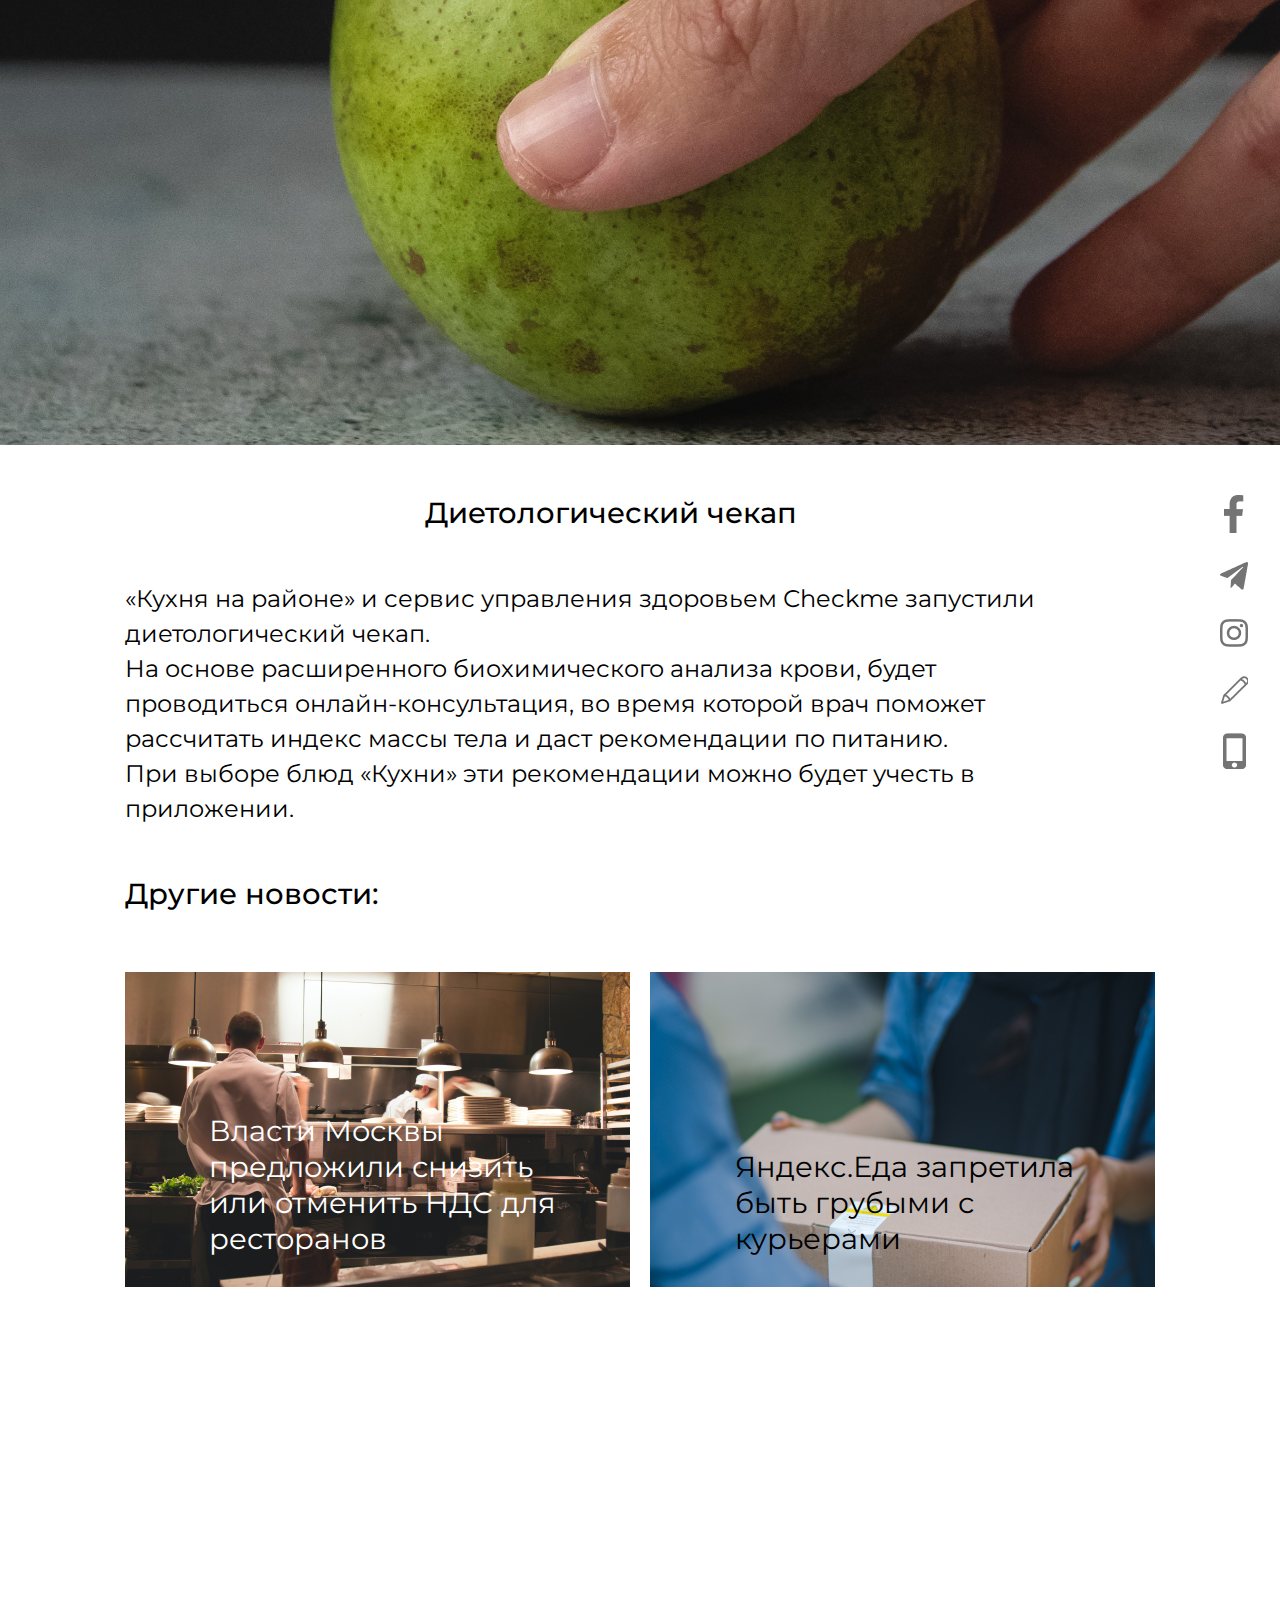
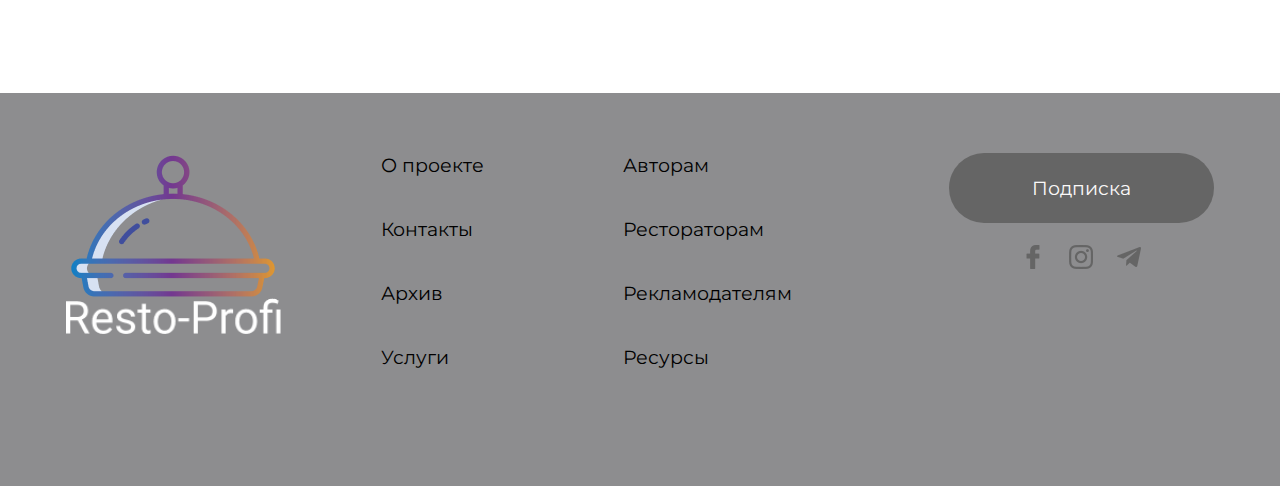
<file: news/news_check_up.htm>
<!DOCTYPE html>
<html lang="en">
<head>
    <meta charset="UTF-8"/>
    <title>RestoPRO</title>
    <meta name="viewport" content="width=device-width, initial-scale=1.0"/>
    <link rel="stylesheet" href="../css/reset.css"/>
    <link rel="stylesheet" href="../css/news.css"/>
    
</head>
<body>
    <header id="newscheckup"></header>
    <main>
       
        <section class="tittle main__container">
            <h1 class="main__tittle">
                Диетологический чекап
            </h1>
            <p class="main__text">
                «Кухня на районе» и сервис управления здоровьем Сheckme запустили диетологический чекап. <br>
                На основе расширенного биохимического анализа крови, будет проводиться онлайн-консультация, во время которой врач поможет рассчитать индекс массы тела и даст рекомендации по питанию. <br>
                При выборе блюд «Кухни» эти рекомендации можно будет учесть в приложении.
                
            </p>
        </section>
        <section class="othernews main__container">
            <h2 class="othersnews__tittle">
                Другие новости:
            </h2>
            <div  class="othernews__flex">
                <div class="othernews__items">
                    <img src="../img/newsmoscowmini.jpg" alt="" class="othernews__img"/>
                    <h3 ><a href="news_moscow.htm"  class="txt__white"> Власти Москвы предложили снизить или отменить НДС для ресторанов</a>
                    </h3>
                </div>
                <div class="othernews__items">
                    <img src="../img/newsimg.jpg" alt="" class="othernews__img"/>
                    <h3> <a href="news_yandex.htm" >Яндекс.Еда запретила быть грубыми с курьерами</a> 
                    </h3>
                </div>
            </div>
        </section>
        <div class="sticky">
            <div class="soc">
                <a href="https://www.facebook.com/Restoprofiru-103158781492207" target="_blank"></a>
                <a href="https://t.me/resto_profi" target="_blank"></a>
                <a href="https://www.instagram.com/resto.profi.ru/" target="_blank"></a>
                <a href="" target="_blank"></a>
                <a href="" target="_blank"></a>
             </div>
        </div>
        

    </main>
    <footer>
       
            <nav class="footer__nav footer__container">
                <div class="footer__logo">
                    <img src="../img/logo.png" alt=" Resto-profi logo">
                </div>
                <ul>
                    <li><a href="">О проекте</a></li>
                    <li><a href="">Контакты</a></li>
                    <li><a href="">Архив</a></li>
                    <li><a href="">Услуги</a></li>
                </ul>
                <ul>
                    <li><a href="">Авторам</a></li>
                    <li><a href="">Рестораторам</a></li>
                    <li><a href="">Рекламодателям</a></li>
                    <li><a href="">Ресурсы</a></li>
                </ul>
           
               
                <div class="footer__sub">
                    <a href="" class="footer__btn">Подписка</a>
                    <div>
                        <a href="https://t.me/resto_profi" target="_blank" class="footer__icons"> <img src="../img/facebook.png" alt=""></a>
                        <a href="https://www.instagram.com/resto.profi.ru/" target="_blank" class="footer__icons"><img src="../img/instagram.png" alt=""></a>
                        <a href="https://www.facebook.com/Restoprofiru-103158781492207" target="_blank" class="footer__icons"><img src="../img/telegram.png" alt=""></a>
                    </div>
                </div>
       
    </footer>
   
</body>
</html>
</file>
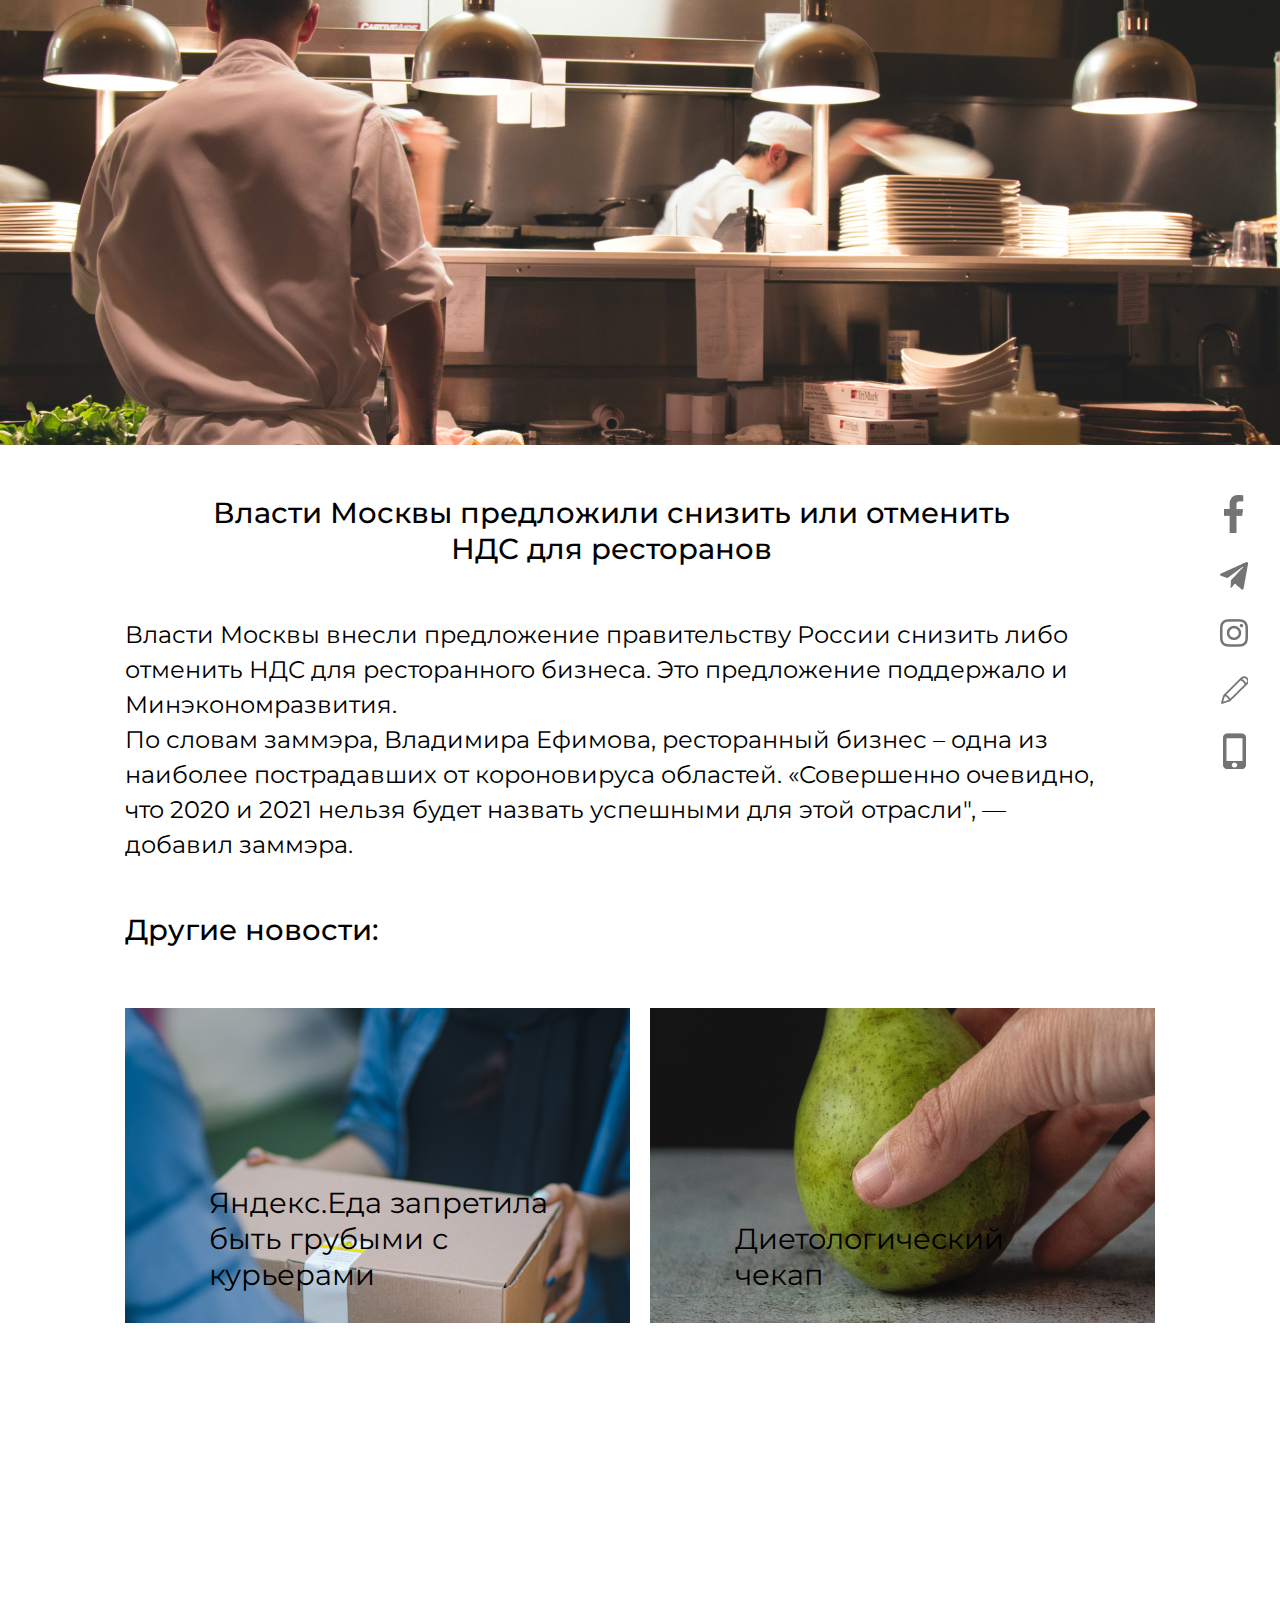
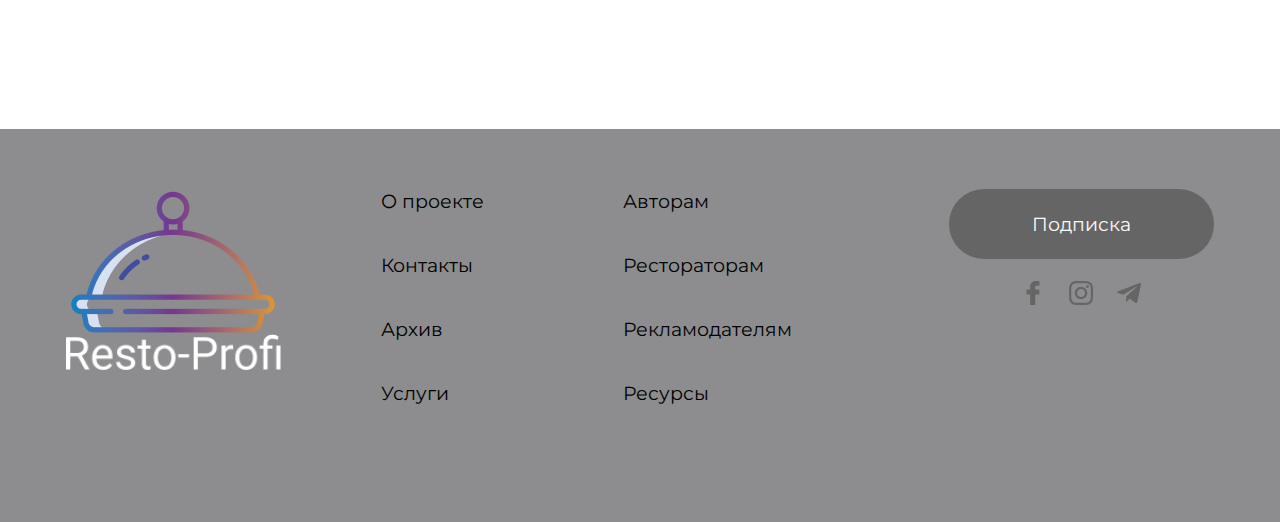
<file: news/news_moscow.htm>
<!DOCTYPE html>
<html lang="en">
<head>
    <meta charset="UTF-8"/>
    <title>RestoPRO</title>
    <meta name="viewport" content="width=device-width, initial-scale=1.0"/>
    <link rel="stylesheet" href="../css/reset.css"/>
    <link rel="stylesheet" href="../css/news.css"/>
    
</head>
<body>
    <header id="newsmoscow"></header>
    <main>
       
        <section class="tittle main__container">
            <h1 class="main__tittle">
                Власти Москвы предложили снизить или отменить <br> НДС для ресторанов
            </h1>
            <p class="main__text">
                Власти Москвы внесли предложение правительству России снизить либо  отменить НДС для ресторанного бизнеса. Это предложение поддержало
                и Минэкономразвития. <br>
                По словам заммэра, Владимира Ефимова, ресторанный бизнес – одна 
                из наиболее пострадавших от короновируса областей. «Совершенно очевидно, что 2020 и 2021 нельзя будет назвать успешными для этой отрасли", — добавил заммэра.

            </p>
        </section>
        <section class="othernews main__container">
            <h2 class="othersnews__tittle">
                Другие новости:
            </h2>
            <div  class="othernews__flex">
                <div class="othernews__items">
                    <img src="../img/newsimg.jpg" alt="" class="othernews__img"/>
                    <h3><a href="news_yandex.htm" > Яндекс.Еда запретила быть грубыми с курьерами</a>
                    </h3>
                </div>
                <div class="othernews__items">
                    <img src="../img/newsimg2.jpg" alt="" class="othernews__img"/>
                    <h3> <a href="news_check_up.htm" >Диетологический <br> чекап</a> 
                    </h3>
                </div>
            </div>
        </section>
        <div class="sticky">
            <div class="soc">
                <a href="https://www.facebook.com/Restoprofiru-103158781492207" target="_blank"></a>
                <a href="https://t.me/resto_profi" target="_blank"></a>
                <a href="https://www.instagram.com/resto.profi.ru/" target="_blank"></a>
                <a href="" target="_blank"></a>
                <a href="" target="_blank"></a>
             </div>
        </div>
        

    </main>
    <footer>
       
            <nav class="footer__nav footer__container">
                <div class="footer__logo">
                    <img src="../img/logo.png" alt=" Resto-profi logo">
                </div>
                <ul>
                    <li><a href="">О проекте</a></li>
                    <li><a href="">Контакты</a></li>
                    <li><a href="">Архив</a></li>
                    <li><a href="">Услуги</a></li>
                </ul>
                <ul>
                    <li><a href="">Авторам</a></li>
                    <li><a href="">Рестораторам</a></li>
                    <li><a href="">Рекламодателям</a></li>
                    <li><a href="">Ресурсы</a></li>
                </ul>
           
                <div class="footer__sub">
                    <a href="" class="footer__btn">Подписка</a>
                    <div>
                        <a href="https://t.me/resto_profi" target="_blank" class="footer__icons"> <img src="../img/facebook.png" alt=""></a>
                        <a href="https://www.instagram.com/resto.profi.ru/" target="_blank" class="footer__icons"><img src="../img/instagram.png" alt=""></a>
                        <a href="https://www.facebook.com/Restoprofiru-103158781492207" target="_blank" class="footer__icons"><img src="../img/telegram.png" alt=""></a>
                    </div>
                </div>
            </nav>
       
    </footer>
   
</body>
</html>
</file>
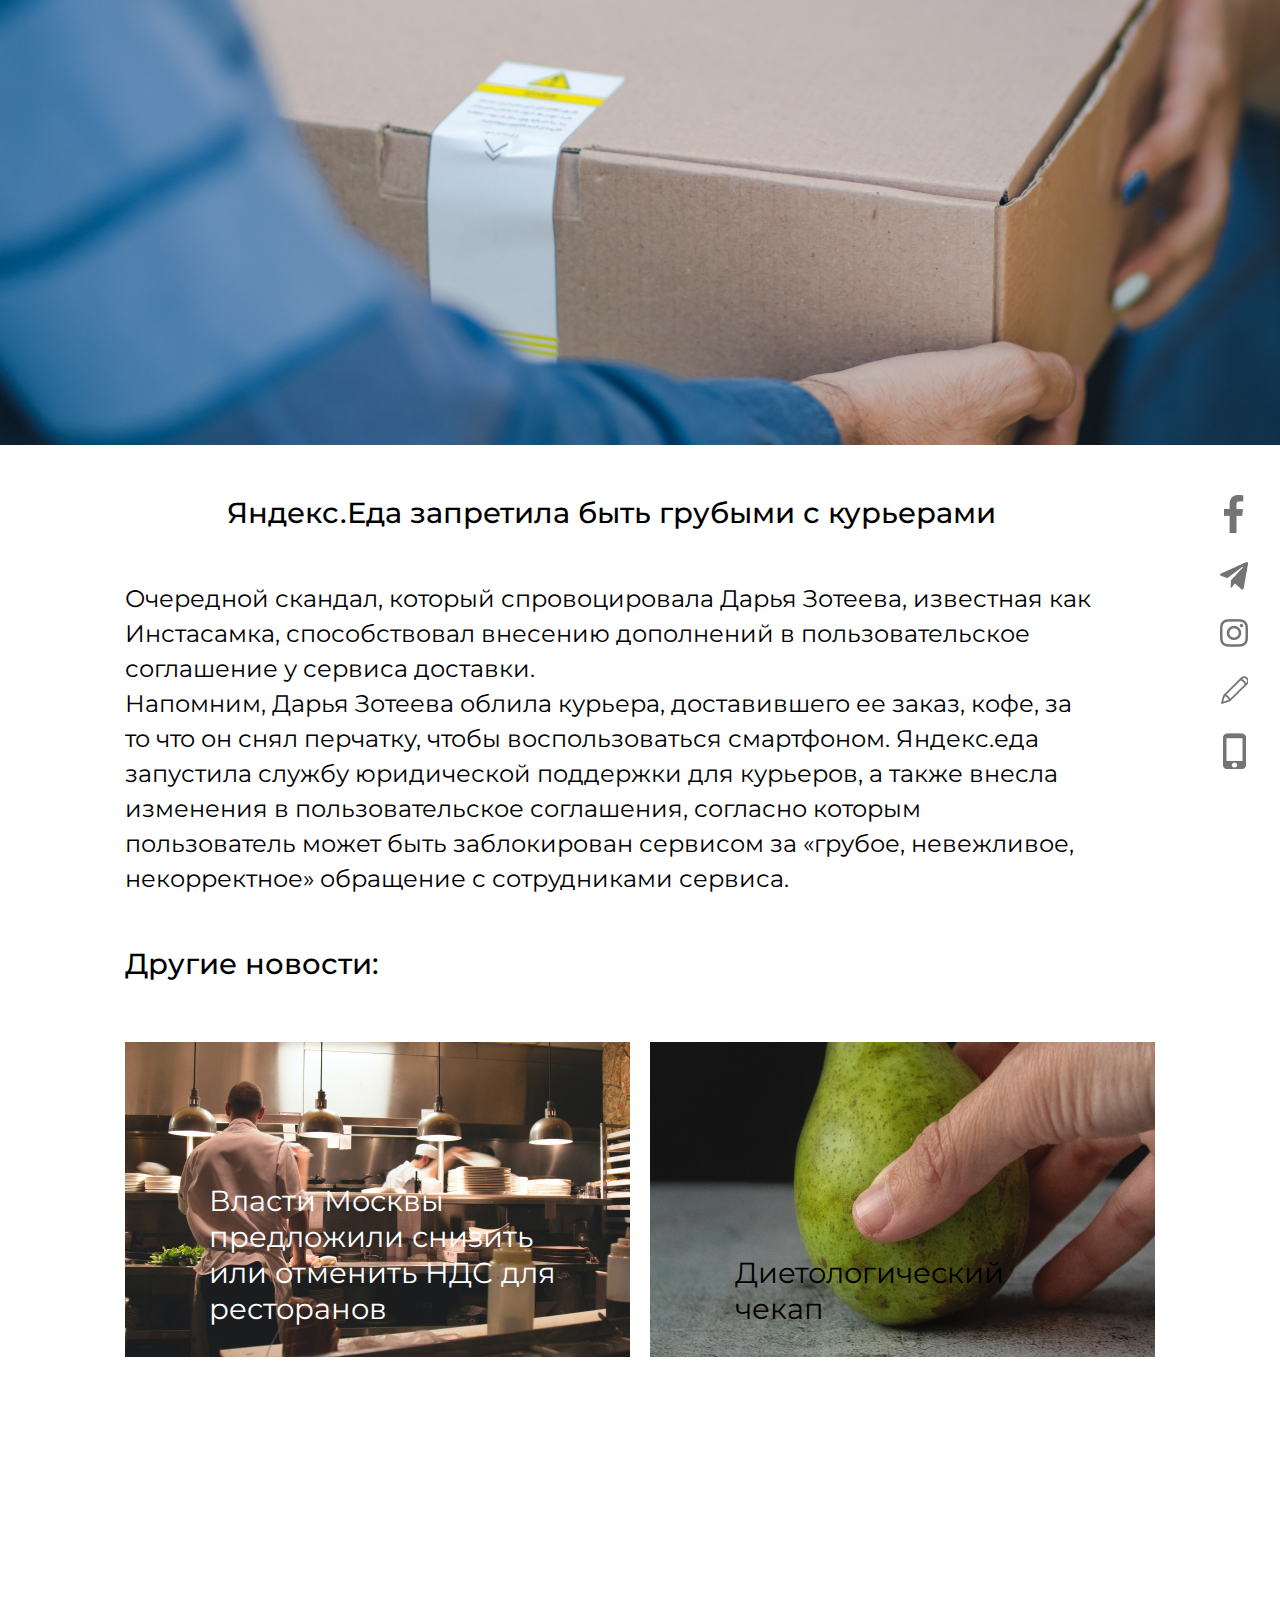
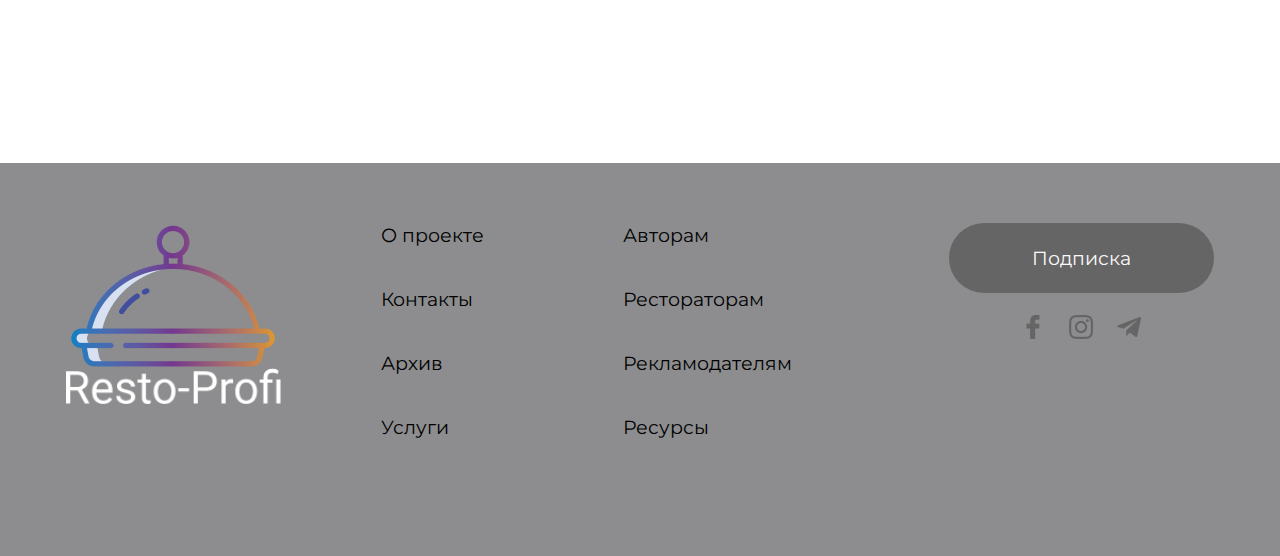
<file: news/news_yandex.htm>
<!DOCTYPE html>
<html lang="en">
<head>
    <meta charset="UTF-8"/>
    <title>RestoPRO</title>
    <meta name="viewport" content="width=device-width, initial-scale=1.0"/>
    <link rel="stylesheet" href="../css/reset.css"/>
    <link rel="stylesheet" href="../css/news.css"/>
    
</head>
<body>
    <header id="newsyandex"></header>
    <main>
       
        <section class="tittle main__container">
            <h1 class="main__tittle">
                Яндекс.Еда запретила быть грубыми с курьерами
            </h1>
            <p class="main__text">
                Очередной скандал, который спровоцировала Дарья Зотеева, известная как Инстасамка, способствовал внесению дополнений в пользовательское соглашение у сервиса доставки. <br>
                Напомним, Дарья Зотеева облила курьера, доставившего ее заказ, кофе, за то что он снял перчатку, чтобы воспользоваться смартфоном. 
                Яндекс.еда запустила службу юридической поддержки для курьеров, а также внесла изменения в пользовательское соглашения, согласно которым пользователь может быть заблокирован сервисом за «грубое, невежливое, некорректное» обращение с сотрудниками сервиса.
            </p>
        </section>
        <section class="othernews main__container">
            <h2 class="othersnews__tittle">
                Другие новости:
            </h2>
            <div  class="othernews__flex">
                <div class="othernews__items">
                    <img src="../img/newsmoscowmini.jpg" alt="" class="othernews__img"/>
                    <h3 ><a href="news_moscow.htm"  class="txt__white"> Власти Москвы предложили снизить или отменить НДС для ресторанов</a>
                    </h3>
                </div>
                <div class="othernews__items">
                    <img src="../img/newsimg2.jpg" alt="" class="othernews__img"/>
                    <h3> <a href="news_check_up.htm" >Диетологический <br> чекап</a> 
                    </h3>
                </div>
            </div>
        </section>
        <div class="sticky">
            <div class="soc">
                <a href="https://www.facebook.com/Restoprofiru-103158781492207" target="_blank"></a>
                <a href="https://t.me/resto_profi" target="_blank"></a>
                <a href="https://www.instagram.com/resto.profi.ru/" target="_blank"></a>
                <a href="" target="_blank"></a>
                <a href="" target="_blank"></a>
             </div>
        </div>
        

    </main>
    <footer>
       
            <nav class="footer__nav footer__container">
                <div class="footer__logo">
                    <img src="../img/logo.png" alt=" Resto-profi logo">
                </div>
                <ul>
                    <li><a href="">О проекте</a></li>
                    <li><a href="">Контакты</a></li>
                    <li><a href="">Архив</a></li>
                    <li><a href="">Услуги</a></li>
                </ul>
                <ul>
                    <li><a href="">Авторам</a></li>
                    <li><a href="">Рестораторам</a></li>
                    <li><a href="">Рекламодателям</a></li>
                    <li><a href="">Ресурсы</a></li>
                </ul>
                <div class="footer__sub">
                    <a href="" class="footer__btn">Подписка</a>
                    <div>
                        <a href="https://t.me/resto_profi" target="_blank" class="footer__icons"> <img src="../img/facebook.png" alt=""></a>
                        <a href="https://www.instagram.com/resto.profi.ru/" target="_blank" class="footer__icons"><img src="../img/instagram.png" alt=""></a>
                        <a href="https://www.facebook.com/Restoprofiru-103158781492207" target="_blank" class="footer__icons"><img src="../img/telegram.png" alt=""></a>
                    </div>
                </div>
            </nav>
       
    </footer>
   
</body>
</html>
</file>
<file: css/style.css>
@import url('https://fonts.googleapis.com/css2?family=Montserrat:ital,wght@0,500;0,600;1,400;1,500&display=swap');
html{
    scroll-behavior: smooth;
}
.main__container{
    max-width: 1220px;
    margin: 0 auto;
    padding: 0 10px 0 10px;
}
.footer__container{
    max-width: 1168px;
    margin: 0 auto;
    padding: 10px;
}
.container{
    max-width: 1460px;
    margin: 0 auto;
    padding: 0 10px;
}
#indexbg{      
    height: 445px;
    background:#000 url(../img/indexbg.png)  center bottom/cover; 
}
.txt__white{color: #fff;}
header > div {
    display: flex;
    flex-direction: row;
    justify-content: space-between;
    flex-wrap: wrap;
}
h1{
    
    font: 11em Montserrat ;
    flex-basis: 70%;
}
h2{
    margin: 30px auto;
    font: 1.8em Montserrat;
    width: 85%;
}
h3{
    text-align: center;
    font: 1.8em Montserrat;
    margin: 50px 0;
}
#header__text{
    flex-basis: 20%;  
    display: flex;
    flex-direction: column;
    align-items: flex-end;
}
main p,header p{
  font:  2.2em Montserrat; 

}
main{
    position: relative;
    padding: 0 0 323px 0;
}
main nav{
    margin: 50px  auto !important;
}
main nav ul{
    display: inline-block;
}
main nav ul li:first-child{
    margin: 0 50px 0 0 ;
}
main nav ul li{
    display: inline;
    margin: 0 30px 0 0 ;
}
 a{
    font: 1.8rem Montserrat ;
    color: #000;
}
.grid{
    display: grid;
    grid-template-columns: 49% 49%;
    grid-template-areas: "one two" "one three";
    grid-template-rows: 315px 315px;
    grid-gap: 20px;
}
article{
    display: flex;
    align-items: flex-end;
    position: relative;
    overflow: hidden;
}
article:hover img{
    width: 105%;
    height: 105%;
}
article > img{
    position: absolute;
    z-index: -1;
    transition: width .2s linear,height .2s linear;
    object-fit: cover;
    width: 100%;
    height: 100%;
}
.one{
    grid-area: one;
   
}
.two{
    grid-area: two;
   
}
.three{
    grid-area: three;
    
}
#articles h2 a{
    font-size: 1.6rem ;
}

#opinions article{
    max-width: 610px;
    height: 650px;
    margin: 0 auto;
}
.flex{
    display: flex;
    flex-direction: row;
    justify-content: space-between;
    flex-wrap: wrap;
}
#advice article{
    flex-basis: 49% !important;
    height: 650px;
}

.sticky{
    position: absolute;
    top: 0;
    right: 0;
    width: 60px;
    height: 100%;
}
.soc{
    display: flex;
    flex-direction: column;
    position: sticky;
    top: 50px;
    width: 30px;
    right: 40px;
    float: right;
    
}
.soc a{
    width: 28px;
    height: 28px;
    margin: 0 0 29px 0;
    transition: transform .2s linear,opacity .2s linear;
    opacity: .9;

}
.soc a:nth-of-type(1){
    display: inline-block;
    height: 38px;
    background: url(../img/spritesoc.png) no-repeat top ;
}
.soc a:nth-of-type(2){
    display: inline-block;
    
    background: url(../img/spritesoc.png)no-repeat 0 -65px ;
}
.soc a:nth-of-type(3){
    display: inline-block;
    
    background: url(../img/spritesoc.png)no-repeat 0 -121px ;
}
.soc a:nth-of-type(4){
    display: inline-block;
   
    background: url(../img/spritesoc.png)no-repeat 0 -176px ;
}

.soc a:nth-of-type(5){
    display: inline-block;
    height: 36px;
    background: url(../img/spritesoc.png)no-repeat 0 -232px ;
}
.soc a:hover{
    transform: scale(1.05);
    opacity: 1;
}
footer{
    background: #8D8D8F;
    padding: 50px 0 67px 0;
}

.footer__nav{
    display: flex;
    flex-direction: row;
    justify-content: space-between;
    flex-wrap: wrap;
    
}
.footer__nav ul:first-of-type{
   
   flex-basis: 161px;
}

.footer__nav ul:last-of-type{
    flex-basis: 266px;
   
}
.footer__nav ul li{
    margin: 0 0 40px 0;
    
}
.footer__nav ul li a{
    font: 1.2em Montserrat;
    color: #000;
    padding: 9px 20px ;
    border-radius: 20px;
    transition: background .2s linear;
}
.footer__nav ul li a:hover{
    background: #656565;
}

.footer__btn{
    display: table;
    padding: 23px 83px;
    font:400 1.2em Montserrat;
    color: #FBF9F9;
    background: #656565;
    border-radius: 40px;
    transition: box-shadow .2s linear;
}
.footer__btn:hover{
    
    box-shadow: 0 0 10px #656565;
}
.footer__sub div{
    margin: 22px 0 0 0;
    text-align: center;
    flex-basis: 30%;
}

.footer__sub div a:nth-of-type(2){
    margin: 0 20px;
}
.footer__sub div a img{ 
    
    transition: transform .2s linear;
}
.footer__sub div a:hover img{
    transform: scale(1.1) translate(0,-3px);
}
@media only screen and (max-width:1350px){
    
    .main__container{
        padding: 0 74px 0 10px;
    }
    
}
@media only screen and (max-width:1025px){
    h1{
        font-size: 6em;
    }
}
@media only screen and (max-width:916px){
   
   
    .footer__logo{
        margin: 0 auto 25px auto;
    }
    .footer__nav ul{
        flex-basis: 100% !important;
        text-align: center;
    }
    .footer__sub{
        
        margin: 0 auto;
    }
    
    
   
}
@media only screen and (max-width:550px){
    h1{
        font-size: 4em;
    }
    main p,header p{
        font-size: 1.9em;
    }
    .grid{
        grid-template-columns: 100%;
        grid-template-areas: "one" "two" "three";
        grid-template-rows: 315px 315px 315px;
    }
    nav ul li { 
        display: list-item !important; 
        text-align: center; 
        margin: 0 0 15px 0 !important;}
    .sticky {
        position: absolute;
        top: 0px;
        right: 10px;
         
    }
    #advice{
        display: block;
        flex-direction: column;
    }
    #advice article {

        height: 315px !important;
        margin: 0 0 20px 0;
    }
    .soc{
        position: static;
        
    }
    .padd10{
        padding: 0 10px !important;
    }
}
</file>
<file: css/footernav.css>
@import url('https://fonts.googleapis.com/css2?family=Montserrat:ital,wght@0,500;0,600;1,400;1,500&display=swap');
.main__container{
    max-width: 1050px;
    margin: 0 auto;
    padding: 0 10px 0 10px;
}
.footer__container{
    max-width: 1168px;
    margin: 0 auto;
    padding: 10px;
}
.container{
    max-width: 1460px;
    margin: 0 auto;
    padding: 0 10px;
}
#advertisingbg{      
    height: 445px;
    background:#000 url(../img/advertisingbg.jpg)  center/cover; 
}
#contactbg{
    height: 445px;
    background:#97F8E4 url(../img/contactbg.jpg) no-repeat  left  ; 
}
#redactionbg{
    height: 445px;
    background:#97F8E4 url(../img/redaction.jpg) no-repeat  center  ; 
}
main{
    position: relative;
    padding: 0 0 139px 0;
}
.logo{
    text-align: center;
    margin: 50px auto;
}
a{
    color: #000;
}
h1,h2,#redaction{
    font: 500 1.8em Montserrat;
    text-align: center;
    line-height: 36px;
    margin: 50px auto !important;
    max-width: 800px !important;
}
h2,h3,h4{
  font-size: 1.5em;
  line-height: 29px;
}
h3{
    font: 500 1.5em Montserrat;
}
h4{
    font: 1.5em Montserrat;
}
p{
    font: 1.5em Montserrat;
}
.banner,.banner2{
    max-width: 1240px !important;
    margin-bottom: 20px;
    
}
.banner h3{
    font: 1.2em Montserrat;
    height: 200px;
    background: rgba(133, 131, 241, 0.75);
    display: flex;
    align-items: center;
    justify-content: center;
    padding: 0 5px;
}
.banner2 {
    display: flex;
    flex-direction: row;
    justify-content: space-between;
    flex-wrap: wrap;
}
.banner2 > div:first-child{
    flex-basis: 300px;
    height: 250px;
    display: flex;
    justify-content: center;
    align-items: center;
    background: #05c5d0bf;
}
.banner2 > div:first-child h3{
    font: 1.2em Montserrat;
    text-align: center;
    padding: 0 5px;
   
}
.banner2 > div:last-child{
    flex-basis: 900px;
    height: 250px;
    display: flex;
    justify-content: center;
    align-items: center;
    background: #fdc0adbf;
}
.banner2 > div:last-child h3{
    font: 1.2em Montserrat;
    padding: 0 5px;
}
textarea{
    display: table;
    width: 100%;
    font: 1.2em Montserrat;
    padding: 15px;
    height: 240px;
    background: #C4C4C4;
    border-radius: 40px;
    outline: none;
    margin: 40px auto;
    transition: box-shadow .2s linear;
    resize: none;
}
input[type="submit"]{
    padding: 23px 80px;
    background: #656565;
    border-radius: 40px;
    border: 0;
    outline: none;
    font: 1.2em Montserrat;
    color:#fbf9f9;
    cursor: pointer;
    margin: 0 auto;
    display: table;
    transition: box-shadow .2s linear;
}
input[type="submit"]:hover,input[type="submit"]:focus,textarea:hover,textarea:focus{
    box-shadow: 0 0 10px #656565;
}
.redaction{
    display: flex;
    flex-direction: row;
    justify-content: space-between;
    flex-wrap: wrap;
}
.redaction >  div{
    flex-basis: 284px;
    margin: 0 0 50px 0;
}
.redaction  div div{
    height: 285px;
    border-radius: 20px;
}
.photo{
    background: url(../img/ekaterina2.jpg) center/cover;
    
}
.photo2{
    background: url(../img/malisheva2.jpg) center/cover;
   
}
.photo3{
    background: url(../img/nataliya2.jpg) center/cover;
    
}
.photo4{
    background: url(../img/olqa.jpg) center/cover;
    
}
.photo5{
    background: url(../img/sem.jpg) center/cover;
    
}
.photo6{
    background: url(../img/mariya.jpg) center/cover;
    
}



.sticky{
    position: absolute;
    top: 0;
    right: 0;
    width: 60px;
    height: 100%;
}
.soc{
    display: flex;
    flex-direction: column;
    position: sticky;
    top: 50px;
    width: 30px;
    right: 40px;
    float: right;
    
}
.soc a{
    width: 28px;
    height: 28px;
    margin: 0 0 29px 0;
    transition: transform .2s linear,opacity .2s linear;
    opacity: .9;

}
.soc a:nth-of-type(1){
    display: inline-block;
    height: 38px;
    background: url(../img/spritesoc.png) no-repeat top ;
}
.soc a:nth-of-type(2){
    display: inline-block;
    
    background: url(../img/spritesoc.png)no-repeat 0 -65px ;
}
.soc a:nth-of-type(3){
    display: inline-block;
    
    background: url(../img/spritesoc.png)no-repeat 0 -121px ;
}
.soc a:nth-of-type(4){
    display: inline-block;
   
    background: url(../img/spritesoc.png)no-repeat 0 -176px ;
}

.soc a:nth-of-type(5){
    display: inline-block;
    height: 36px;
    background: url(../img/spritesoc.png)no-repeat 0 -232px ;
}
.soc a:hover{
    transform: scale(1.05);
    opacity: 1;
}

footer{
    background: #8D8D8F;
    padding: 50px 0 67px 0;
}

.footer__nav{
    display: flex;
    flex-direction: row;
    justify-content: space-between;
    flex-wrap: wrap;
    
}
.footer__nav ul:first-of-type{
   
   flex-basis: 161px;
}

.footer__nav ul:last-of-type{
    flex-basis: 266px;
   
}
.footer__nav ul li{
    margin: 0 0 40px 0;
    
}
.footer__nav ul li a{
    font: 1.2em Montserrat;
    color: #000;
    padding: 9px 20px ;
    border-radius: 20px;
    transition: background .2s linear;
}
.footer__nav ul li a:hover{
    background: #656565;
}

.footer__btn{
    display: table;
    padding: 23px 83px;
    font:400 1.2em Montserrat;
    
    color: #FBF9F9;
    background: #656565;
    border-radius: 40px;
    transition: box-shadow .2s linear;
 
}
.footer__btn:hover{
    
    box-shadow: 0 0 10px #656565;
}
.footer__sub div{
    margin: 22px 0 0 0;
    text-align: center;
    flex-basis: 30%;
}

.footer__sub div a:nth-of-type(2){
    margin: 0 20px;
}
.footer__sub div a img{ 
    
    transition: transform .2s linear;
}
.footer__sub div a:hover img{
    transform: scale(1.1) translate(0,-3px);
}
@media only screen and (max-width:1350px){
    .sticky {
        position: absolute;
        top: -20px;
        right: 40px;
         
    }
    .soc{
        position: static;
    }
    
}
@media only screen and (max-width:1220px){
    .banner2 {
        justify-content: center;
    }
    .banner2 > div:last-child{
       order: -1;
       margin-bottom: 20px;
    }
}
@media only screen and (max-width:916px){
   
   
     .footer__logo{
         margin: 0 auto 25px auto;
     }
     .footer__nav ul{
         flex-basis: 100% !important;
         text-align: center;
     }
     .footer__sub{
         
         margin: 0 auto;
     }
     
     header{
         height: 25vh !important;
     }
    
 }
@media only screen and (max-width:550px){
    .redaction >  div{
        flex-basis:100%;
        
    }
}
</file>
<file: css/articles.css>
@import url('https://fonts.googleapis.com/css2?family=Montserrat:ital,wght@0,500;0,600;1,400;1,500&display=swap');
.main__container{
    max-width: 1050px;
    margin: 0 auto;
    padding: 0 10px 0 10px;
}
.footer__container{
    max-width: 1168px;
    margin: 0 auto;
    padding: 10px;
}
.container{
    max-width: 1460px;
    margin: 0 auto;
    padding: 0 10px;
}
#levitas{
    height: 445px;
    background:#000 url(../img/levitas.png) no-repeat center; 
}
#shaurmabg{
    background: url(../img/shaurma.jpg) no-repeat center/cover;
    height: 445px;
}
#mishlenbg{
    background: url(../img/mishlen.jpg) no-repeat center/cover;
    height: 445px;
}
#closedbg{
    background: url(../img/closedbg.jpg) no-repeat center/cover;
    height: 445px;
}
main{
    position: relative;
    padding: 0 0 342px 0;
}
h1,h2,h4{
    font: 500 1.8em Montserrat;
    text-align: center;
    line-height: 36px;
    margin: 50px auto !important;
    max-width: 800px !important;
}
h2,h4{
    line-height: 43px; 
}
h3{
    font: 500 1.8em Montserrat;
    line-height: 29px;
    flex-basis: 35%;
 
}
h4{
    font-size: 2.2em ;
}
p{
    font: 1.5em Montserrat;
}
.flex{
    display: flex;
    flex-direction: row;
    justify-content: space-between;
    margin: 50px auto;
}
.flex > div{
    flex-basis: 35%;
}
.flex p{
    flex-basis: 60%;
}
.flex:nth-of-type(1) h3{
    margin: 0 0 370px 0;
}
.flex .img1{
    flex-basis: 60%;
    background: url(../img/freedog.jpg) no-repeat center;
    height: 313px;
}
.flex .img2{
    flex-basis: 38%;
    background: url(../img/freedog2.jpg) no-repeat center;
    height: 313px;
}
.line,.line2,.line3{
    width: 190px;
    height: 1px;
    border: 0;
    border-top: 2px solid #000;
}
.line2{
    width: 116px !important;
}
.line3{ 
    width: 85px !important;
}
.levitasp > div:last-child{
    padding: 46px 0;
}
.levitas__photo{
    flex-basis: 40% !important;
    background: url(../img/levitasphoto.jpg) no-repeat center;
    height: 500px;
}
.meal > div:last-child{
    flex-basis: 60%;
    padding: 125px 0;
}
.meal__photo{
    background: url(../img/meal.jpg) no-repeat center;
    flex-basis: 35%;
}
.meal__photo img{
    display: none;
}
.hot__dog{
    background: url(../img/hotdogs.jpg) no-repeat center;
    height: 350px;
    margin: 50px auto;
}
.author2{
    display: flex;
    align-items: center;
    padding: 70px 10px;
    flex-wrap: wrap;
}
#malisheva__photo{
    display: inline-block;
    width: 120px;
    height: 120px;
    background: url(../img/malisheva.png) no-repeat center;
    border-radius: 50%;
}
#nataliya__photo{
    display: inline-block;
    width: 120px;
    height: 120px;
    background: url(../img/nataliya.jpg) no-repeat center;
    border-radius: 50%;
}
#ekaterina__photo{
    display: inline-block;
    width: 120px;
    height: 120px;
    background: url(../img/ekaterina.jpg) no-repeat center;
    border-radius: 50%;
}
h5{
    display: inline-block;
    font: italic 1.5em Montserrat;
    margin: 0 0 0 20px;

}
/* --Shaurma-- */
.shaurma__subtittle,mishlen__subtittle{
    font-weight: 400;
}
.restaurant__items{
    flex-basis: 47% !important;
    overflow:hidden ;
}
.restaurant__photo img{
    margin: 0 0 0 -15px;
}

.restaurant__text{
    flex-basis: 50% !important;
}

.eggs{
    flex-basis: 50% !important;
}
.eggs img{ 
    margin:  0 0 30px 0;
    width: 100%;
}

/* -- Mishlen-- */

.mishlen:nth-of-type(1) > div{
    padding: 100px 0 ;
}
.mishlen p {
    flex-basis: 25% !important;
}
.mishlen:nth-of-type(2) p{
    flex-basis: 70% !important;
}
.mishlen:nth-of-type(2) div{
    flex-basis: 25%!important;
}

.mishlen:nth-of-type(2) div ul {
    display: flex;
    height: 100%;
    flex-direction: column;
    justify-content: space-evenly;
}
.mishlen div  li{
     font: italic 2.2em Montserrat;
    position: relative;
    margin: 0 0 0 25px;
 }
.mishlen div  li::before{
     position: absolute;
     content: " ";
     width: 15px;
     height: 15px;
     border-radius:50% ;
     background: #b11e1e;
     top: 50%;
     left: -21px;
     transform: translate(0,-50%);
}
.mishlen:nth-of-type(3) p {
    flex-basis: 31% !important;
}
.mishlen__soup{
    background: url(../img/mishlensoup.jpg) no-repeat center;
    height: 458px;
}
.mishlen2 > div{
    padding: 117px 0;
}
.mishlen2 h2{
   
    font-size: 2.1em;
    line-height: 41px;
}
.mishlen__photo{
    flex-basis: 35%;
    background: url(../img/mishlenphoto.jpg)  center/cover;
    
}
.mishlen__photo img{
    visibility: hidden;
    width: 100%;
   
}
/* --- Closed ---*/
.closed_txt{
    align-items: center;

}
.closed_txt p{
    flex-basis: 90% !important;
}
.closed_txt span{
  
    font: 500 12em Montserrat;
    color: #bf1c0a80;
}

.close > div{
    flex-basis: 38% ;
    margin: 0 0 20px 0;
}
.close > div span{ 
    display: inline-block; 
    background-color: #df8e85;
    font: 500 1.8em Montserrat;
    line-height: 29px;
    padding: 10px 0 10px 10px;
}
.close h3{
    margin: 0 !important;
    padding: 0 0 0 10px;
    flex-basis: 38%;
}
.close:nth-of-type(2) h3,.close:nth-of-type(3) h3{
    display: table;
    
    padding: 0 0 36px 10px;
    font-size: 1.7em;
    background-color: #df8e85;
}
.close2 {
    align-items: center;
}
.close2 > div {
   flex-basis: 60% !important;
   order: 1;
}
.close2 p{
    flex-basis: 38%;
}

@media only screen and (max-width:1050px){
    .restaurant{
       flex-direction: column !important;
    }
    .eggs{
        order: -1;
    }
    .restaurant__items img{
        display: block;
       
        margin: 30px auto;
    }
}


footer{
    background: #8D8D8F;
    padding: 50px 0 67px 0;
}

.footer__nav{
    display: flex;
    flex-direction: row;
    justify-content: space-between;
    flex-wrap: wrap;
    
}
.footer__nav ul:first-of-type{
   
   flex-basis: 161px;
}

.footer__nav ul:last-of-type{
    flex-basis: 266px;
   
}
.footer__nav ul li{
    margin: 0 0 40px 0;
    
}
.footer__nav ul li a{
    font: 1.2em Montserrat;
    color: #000;
    padding: 9px 20px ;
    border-radius: 20px;
    transition: background .2s linear;
}
.footer__nav ul li a:hover{
    background: #656565;
}

.footer__btn{
    display: table;
    padding: 23px 83px;
    font:400 1.2em Montserrat;
    color: #FBF9F9;
    background: #656565;
    border-radius: 40px;
    transition: box-shadow .2s linear;
}
.footer__btn:hover{
    
    box-shadow: 0 0 10px #656565;
}
.footer__sub div{
    margin: 22px 0 0 0;
    text-align: center;
    flex-basis: 30%;
}

.footer__sub div a:nth-of-type(2){
    margin: 0 20px;
}
.footer__sub div a img{ 
    
    transition: transform .2s linear;
}
.footer__sub div a:hover img{
    transform: scale(1.1) translate(0,-3px);
}



.sticky{
    position: absolute;
    top: 0;
    right: 0;
    width: 60px;
    height: 100%;
}
.soc{
    display: flex;
    flex-direction: column;
    position: sticky;
    top: 50px;
    width: 30px;
    right: 40px;
    float: right;
    
}
@media only screen and (max-width:1164px){
    .sticky {
        position: absolute;
        top: 50px;
        right: 40px;
         
    }
    .soc{
        position: static;
    }
    .close{
        top: 200px !important;
    }
    .main__container{
        padding: 0 68px 0 10px;
    }
}

.soc a{
    width: 28px;
    height: 28px;
    margin: 0 0 29px 0;
    transition: transform .2s linear,opacity .2s linear;
    opacity: .9;

}
.soc a:nth-of-type(1){
    display: inline-block;
    height: 38px;
    background: url(../img/spritesoc.png) no-repeat top ;
}
.soc a:nth-of-type(2){
    display: inline-block;
    
    background: url(../img/spritesoc.png)no-repeat 0 -65px ;
}
.soc a:nth-of-type(3){
    display: inline-block;
    
    background: url(../img/spritesoc.png)no-repeat 0 -121px ;
}
.soc a:nth-of-type(4){
    display: inline-block;
   
    background: url(../img/spritesoc.png)no-repeat 0 -176px ;
}

.soc a:nth-of-type(5){
    display: inline-block;
    height: 36px;
    background: url(../img/spritesoc.png)no-repeat 0 -232px ;
}
.soc a:hover{
    transform: scale(1.05);
    opacity: 1;
}
@media only screen and (max-width:916px){
    div > section{
        width: 90%;
    }
    div > section p{
        width: 67%;
    }
   
     .footer__logo{
         margin: 0 auto 25px auto;
     }
     .footer__nav ul{
         flex-basis: 100% !important;
         text-align: center;
     }
     .footer__sub{
         
         margin: 0 auto;
     }
     main{
         padding: 0 0 200px 0;
     }
     header{
         height: 25vh !important;
     }
     .mishlen3{
         flex-direction: column !important;
     }
     .mishlen__photo{
        order: -1;
        margin-bottom: 30px;
    }
 }
 @media only screen and (max-width:767px){
    .flex{
        flex-direction: column;
    }
    .margin2{
        margin: 50px 0;
    }
    .padd10{
        padding: 0 10px !important;
    }
    .line{
        width: 50%;
    }
    h2,h5{
        font-size: 1.8em;
    }
    .flex:nth-of-type(1) h3{
        margin: 0 0 70px 0;
    }
    .flex:nth-of-type(1) div:last-child{
        margin: 50px 0;
    }
    .levitas__photo{
        background: none;
    }
    .levitas__photo img,.meal__photo img{
        display: block;
        margin: 0 auto;
    }
    .img{
        background: url(../img/restaurant.jpg) no-repeat center/cover;
    }
    .restaurant__items img{
        visibility: hidden;
    }
}
</file>
<file: css/documents.css>
@import url('https://fonts.googleapis.com/css2?family=Montserrat:ital,wght@0,500;0,600;1,400;1,500&display=swap');
.main__container{
    max-width: 1050px;
    margin: 0 auto;
    padding: 0 68px 0 10px;
}
.footer__container{
    max-width: 1168px;
    margin: 0 auto;
    padding: 10px;
}
.container{
    max-width: 1460px;
    margin: 0 auto;
    padding: 0 10px;
}
#documbg{
    height: 445px;
    background: url(../img/documbg.jpg) center/cover;
}
.clearfix::after {
    content: "";
    clear: both;
    display: table;
}
.w60{
    width: 60%;
    float: right;
}
main section:first-of-type{
    margin-bottom: 50px;
}
div > p[class="w60"]{
    margin: 0 0 50px 0;
}

 div > section{
    margin: 50px auto 20px auto;
    width: 70% ;
   float: right;

}
div > section p{
    width: 86%;
    float: right;
}
main{
    position: relative;
    padding: 0 0 602px 0;
}
h1{
    font: 500 1.8em Montserrat;
    text-align: center;
    margin: 50px 0;
}
h2{
    font: 500 2.2em Montserrat;
    max-width:  400px;
    display: inline-block;
}
h3{
    font: 1.8em Montserrat;
    line-height: 36px;
   margin: 50px 0;
    text-align: center;
    padding: 0 20px;
}
h4{
    font: bold 1.5em Montserrat; 
}
h5{
    font: 500 2.2em Montserrat; 
    text-align: center;
}
.line{
    width: 370px;
    height: 1px;
    border: 0;
    border-top: 2px solid #000;
    margin: 50px auto;
}

 main ul li::before{
    content: "- "; 
}
main ul li a{
    color: #000;
}
main ul li a:hover{
    border-bottom: 2px solid #000;
}
section span{
    font: 500 12em Montserrat;
    color: #bf1c0a80;
}
 main p, main li{
    font: 1.5em Montserrat;
}
.flex{
    display: flex;
    flex-direction: row;
    justify-content: space-between;
}
.flex p{
    flex-basis: 60%;
}
.flex > div{
    flex-basis: 35%;
}
.one,.two{
    display: block;
    width: 85px;
    height: 1;
    border: 0;
    border-top: 2px solid #000;
}
.margin{
    margin: 95px 0 50px 0;
}
.margin2{
    margin: 213px 0 0 0;
}
p > span{
    font-style: italic;
    font-weight: bold;
}

div[class="container"] p{
    margin-top: 50px;
    font-style: italic;
    position: relative;
}

div[class="container"] span{
    font: 500 12em Montserrat;
    color: #bf1c0a80;
    position: absolute;
    top: 0;
    left: -86px;
}
@media screen and (max-width:1200px){
    div[class="container"] span{
        display: none;
    }
}
#author{
    display: flex;
    flex-direction: row;
    margin-top: 100px;

}
#author p{
    font-style: italic;
    font-weight: 400;
    margin:0 0 0 20px ;
}
#author a{
    color: #000;
}
#author a:hover{
    border-bottom: 2px solid rgb(26, 26, 26);
}


footer{
    background: #8D8D8F;
    padding: 50px 0 67px 0;
}

.footer__nav{
    display: flex;
    flex-direction: row;
    justify-content: space-between;
    flex-wrap: wrap;
    
}
.footer__nav ul:first-of-type{
   
   flex-basis: 161px;
}

.footer__nav ul:last-of-type{
    flex-basis: 266px;
   
}
.footer__nav ul li{
    margin: 0 0 40px 0;
    
}
.footer__nav ul li a{
    font: 1.2em Montserrat;
    color: #000;
    padding: 9px 20px ;
    border-radius: 20px;
    transition: background .2s linear;
}
.footer__nav ul li a:hover{
    background: #656565;
}

.footer__btn{
    display: table;
    padding: 23px 83px;
    font:400 1.2em Montserrat;
    color: #FBF9F9;
    background: #656565;
    border-radius: 40px;
    transition: box-shadow .2s linear;
}
.footer__btn:hover{
    
    box-shadow: 0 0 10px #656565;
}
.footer__sub div{
    margin: 22px 0 0 0;
    text-align: center;
    flex-basis: 30%;
}

.footer__sub div a:nth-of-type(2){
    margin: 0 20px;
}
.footer__sub div a img{ 
    
    transition: transform .2s linear;
}
.footer__sub div a:hover img{
    transform: scale(1.1) translate(0,-3px);
}












.sticky{
    position: absolute;
    top: 0;
    right: 0;
    width: 60px;
    height: 100%;
}
.soc{
    display: flex;
    flex-direction: column;
    position: sticky;
    top: 50px;
    width: 30px;
    right: 40px;
    float: right;
    
}
.soc a{
    width: 28px;
    height: 28px;
    margin: 0 0 29px 0;
    transition: transform .2s linear,opacity .2s linear;
    opacity: .9;

}
.soc a:nth-of-type(1){
    display: inline-block;
    height: 38px;
    background: url(../img/spritesoc.png) no-repeat top ;
}
.soc a:nth-of-type(2){
    display: inline-block;
    
    background: url(../img/spritesoc.png)no-repeat 0 -65px ;
}
.soc a:nth-of-type(3){
    display: inline-block;
    
    background: url(../img/spritesoc.png)no-repeat 0 -121px ;
}
.soc a:nth-of-type(4){
    display: inline-block;
   
    background: url(../img/spritesoc.png)no-repeat 0 -176px ;
}

.soc a:nth-of-type(5){
    display: inline-block;
    height: 36px;
    background: url(../img/spritesoc.png)no-repeat 0 -232px ;
}
.soc a:hover{
    transform: scale(1.05);
    opacity: 1;
}
@media only screen and (max-width:916px){
   div > section{
       width: 90%;
   }
   div > section p{
       width: 100%;
   }
   #author p{margin: 0;}
   #author{
    flex-direction: column;
    }
    #author div:first-of-type{
    margin: 0 auto;
    }
    .footer__logo{
        margin: 0 auto 25px auto;
    }
    .footer__nav ul{
        flex-basis: 100% !important;
        text-align: center;
    }
    .footer__sub{
        
        margin: 0 auto;
    }
    main{
        padding: 0 0 200px 0;
    }
}
@media only screen and (max-width:767px){
    .flex{
        flex-direction: column;
    }
    .margin2{
        margin: 50px 0;
    }
    
}
@media only screen and (max-width:600px){
    div > section{
        width: 100%;
    }
    .sticky {
        position: absolute;
        top: 50px;
        right: 40px;
         
    }
    .soc{
        position: static;
    }
    .padd10{
        padding: 0 10px !important;
    }
    .line{
        width: 50%;
    }
    h2,h5{
        font-size: 1.8em;
    }
    .w60{
        width: 100%;
    }
}
</file>
<file: css/music.css>
@import url('https://fonts.googleapis.com/css2?family=Montserrat:ital,wght@0,500;0,600;1,400;1,500&display=swap');
.main__container{
    max-width: 1050px;
    margin: 0 auto;
    padding: 0 68px 0 10px;
}
.footer__container{
    max-width: 1168px;
    margin: 0 auto;
    padding: 10px;
}
.container{
    max-width: 1460px;
    margin: 0 auto;
    padding: 0 10px;
}
.padd{padding: 0 10px !important;}


#musicbg{
    height: 445px;
    background: url(../img/musicbg.jpg) center/cover;
}
main{
    position: relative;
    padding: 0 0 602px 0;

}

h1,h2,h3{
    font: 500 1.8em Montserrat;
    text-align: center;
    margin: 50px 0;
}
h2{
    position: relative;
    font-style: italic;
    margin: 0;
    flex-basis: 35%;
    padding: 0 0 0 40px;
}
h2::before{
    content: "";
    position: absolute;
    width: 45px;
    height: 45px ;
    top: 5px;
    left: 0;
    background-color: #DF8E85;
    border-radius: 50%;
}
h3{
    max-width: 820px;
    margin: 0 auto;
    padding: 0 10px;
}
@media only screen and (max-width:900px){
    h3{
        padding: 0 55px;
    }
}
p{
    font: 1.5em Montserrat;
}
.first__text{
    margin: 0 0 50px 0;
}
.flex{
    display: flex;
    flex-direction: row;
    justify-content: space-between;
    flex-wrap: wrap;
    margin-bottom: 50px;
   
}
.flex p,ol{
    flex-basis: 60%;
    font: 1.5em Montserrat;
}

.text1{
    margin: 50px 0;
}
hr{
    width: 115px;
    border: 0;
    border-top: 2px solid #000;
    margin: 50px auto;
}
.flex:nth-of-type(2) h2{
    padding: 55px 0 0 40px ;
}
.flex:nth-of-type(2) h2::before{
    top:60px;
}

.flex:nth-of-type(3) h2::before,.flex:nth-of-type(4) h2::before,.flex:nth-of-type(7) h2::before,.flex:nth-of-type(8) h2::before,.flex:nth-of-type(9) h2::before{
    width: 20px;
    height: 20px;
    left: 0;
    top: 7px;
}
.flex:nth-of-type(4) h2,.flex:nth-of-type(3) h2{
    font-style: normal ;
    text-align: left;
    padding: 0 0 0 107px;
}
.flex:nth-of-type(4) p span,.flex:nth-of-type(8) p span{
    font-weight: 600;
}
.flex:nth-of-type(5){
    margin-bottom: 0;
}
.flex:nth-of-type(5) h2{
    position: relative;
    font-style: normal;
}
.flex:nth-of-type(5) h2 span{
    position: absolute;
    bottom: 19px;
    left: 50%;
    transform: translate(-50%, 0);
}
.flex:nth-of-type(6) h2{
    padding: 0;
    position: relative;
}
.flex:nth-of-type(6) h2::before{
    position: static;
}
.flex:nth-of-type(6) h2 span:first-of-type{
    position: absolute;
    top: -56px;
    left: 50%;
    transform: translate(-50%, 0);
}
.flex:nth-of-type(6) h2 span:last-of-type{
    position: absolute;
    bottom: 164px;
    left: 50%;
    transform: translate(-50%, 0);
}
.flex:nth-of-type(7) h2,.flex:nth-of-type(8) h2,.flex:nth-of-type(9) h2{
    text-align: left;
    font-style: normal;
}
.flex:nth-of-type(7) h2::before,.flex:nth-of-type(8) h2::before,.flex:nth-of-type(9) h2::before{
    top: 5px;
    left: 0;
}
.flex:nth-of-type(10){
    margin-bottom: 123px;
}
.flex a{
    color: #000;
  
}
.flex a:hover{
    border-bottom: 2px solid #000;
}
#author{
    display: flex;
    flex-direction: row;

}
#author p{
    font-style: italic;
    font-weight: 400;
    margin:0 0 0 20px ;
}
#author a{
    color: #000;
}
#author a:hover{
    border-bottom: 2px solid rgb(26, 26, 26);
}
footer{
    background: #8D8D8F;
    padding: 50px 0 67px 0;
}

.footer__nav{
    display: flex;
    flex-direction: row;
    justify-content: space-between;
    flex-wrap: wrap;
    
}
.footer__nav ul:first-of-type{
   
   flex-basis: 161px;
}

.footer__nav ul:last-of-type{
    flex-basis: 266px;
   
}
.footer__nav ul li{
    margin: 0 0 40px 0;
    
}
.footer__nav ul li a{
    font: 1.2em Montserrat;
    color: #000;
    padding: 9px 20px ;
    border-radius: 20px;
    transition: background .2s linear;
}
.footer__nav ul li a:hover{
    background: #656565;
}

.footer__btn{
    display: table;
    padding: 23px 83px;
    font:400 1.2em Montserrat;
    color: #FBF9F9;
    background: #656565;
    border-radius: 40px;
    transition: box-shadow .2s linear;
}
.footer__btn:hover{
    
    box-shadow: 0 0 10px #656565;
}
.footer__sub div{
    margin: 22px 0 0 0;
    text-align: center;
    flex-basis: 30%;
}

.footer__sub div a:nth-of-type(2){
    margin: 0 20px;
}
.footer__sub div a img{ 
    
    transition: transform .2s linear;
}
.footer__sub div a:hover img{
    transform: scale(1.1) translate(0,-3px);
}

.sticky{
    position: absolute;
    top: 0;
    right: 0;
    width: 60px;
    height: 100%;
}
.soc{
    display: flex;
    flex-direction: column;
    position: sticky;
    top: 50px;
    width: 30px;
    right: 40px;
    float: right;
    
}


.soc a{
    width: 28px;
    height: 28px;
    margin: 0 0 29px 0;
    transition: transform .2s linear,opacity .2s linear;
    opacity: .9;

}
.soc a:nth-of-type(1){
    display: inline-block;
    height: 38px;
    background: url(../img/spritesoc.png) no-repeat top ;
}
.soc a:nth-of-type(2){
    display: inline-block;
    
    background: url(../img/spritesoc.png)no-repeat 0 -65px ;
}
.soc a:nth-of-type(3){
    display: inline-block;
    
    background: url(../img/spritesoc.png)no-repeat 0 -121px ;
}
.soc a:nth-of-type(4){
    display: inline-block;
   
    background: url(../img/spritesoc.png)no-repeat 0 -176px ;
}

.soc a:nth-of-type(5){
    display: inline-block;
    height: 36px;
    background: url(../img/spritesoc.png)no-repeat 0 -232px ;
}
.soc a:hover{
    transform: scale(1.05);
    opacity: 1;
}

@media only screen and (max-width:850px){
    header{
        height: 25vh !important;
    }
    
    main{
        padding: 0 0 200px 0;
    }
    
    .footer__logo{
        margin: 0 auto 25px auto;
    }
    .footer__nav ul{
        flex-basis: 100% !important;
        text-align: center;
    }
    .footer__sub{
        
        margin: 0 auto;
    }
    #author{
        flex-direction: column;
    }
    #author div:first-of-type{
        margin: 0 auto;
    }
    .flex{
        flex-direction: column;
    }
   .flex h2{
       margin: 0 auto;
       flex-basis: 50% ;
       padding: 0 50px !important;
       text-align: center !important;
       margin-bottom: 35px;
       
   }
   .flex:nth-of-type(2) h2{
       padding: 0 60px !important;
   }
   .flex:nth-of-type(2) h2::before{
       top: 0;
   }
   
    .flex p,ol,.flex:nth-of-type(6) h2 {
        flex-basis: 100%;
        padding: 0 10px !important;
    }
    .flex:nth-of-type(6) h2{
        margin: 80px 0;
    }
    .flex:nth-of-type(6) h2 span:last-of-type{
        bottom: -45px;
    }
    .padd10{
        padding: 0 10px
    };
    .sticky {
        position: absolute;
        top: 50px;
        right: 40px;
         
    }
    .soc{
        position: static;
    }
}
</file>
<file: css/news.css>
@import url('https://fonts.googleapis.com/css2?family=Montserrat:ital,wght@0,500;1,400&display=swap');
.container{
    max-width: 1460px;
    margin: 0 auto;
    padding: 0 10px;
}
.main__container{
    max-width: 1050px;
    margin: 0 auto;
    padding: 0 68px 0 10px;
}
.footer__container{
    max-width: 1168px;
    margin: 0 auto;
    padding: 10px;
}
.txt__white{color: #fff !important;}
main{
    padding: 0 0 396px 0;
    position: relative;
   
}

#newsmoscow,#newsyandex,#newscheckup{
    height: 445px;
    background: url(../img/newsmoscow.jpg) center/cover;
}
#newsyandex{
    background: url(../img/newsyandex.jpg) center/cover;
}
#newscheckup{
    
    background: url(../img/newscheckup.jpg) center/cover;
    
}
h1{
    max-width: 820px;
    
}
.main__tittle,.othersnews__tittle{
    font: 500 1.8em Montserrat;
    text-align: center;
    line-height: 36px;
    margin: 50px auto ;
}
.main__text{
    font: 1.5em Montserrat;
    line-height: 35px;

}
.othernews{
    padding: 0 10px;
}
.othersnews__tittle{text-align: left;}
.othernews__flex{
    display: flex;
    flex-direction: row;
    justify-content: space-between;
    flex-wrap: wrap;

}
.othernews__items{
    display: flex;
    flex-direction: column;
    justify-content: flex-end;
    position: relative;
    height: 315px;
    flex-basis: 49%;
    margin: 10px 0;
    overflow: hidden;
    transition:box-shadow .2s linear
}
.othernews__img{
    position: absolute;
    object-fit: cover;
    width: 100%;
    height: 100%;
    z-index: -1;
    transition: width .3s linear, height .3s linear;
 
}
.othernews__items h3 a{
    font: 1.8em Montserrat;
    line-height: 36px;
    max-width: 376px;
    display: block;
    margin: 0 auto 30px auto;
    color: #000;
    padding: 0 0 0 20px;
}

.othernews__items:hover{
    box-shadow: 0 0 10px #656565;
}
.othernews__items:hover  .othernews__img{  
   width: 105%;
   height: 105%;
}
.sticky{
    position: absolute;
    top: 0;
    right: 0;
    width: 60px;
    height: 100%;
    
   
}
.soc{
    display: flex;
    flex-direction: column;
    position: sticky;
    width: 30px;
    top: 50px;
    right: 40px;
    float: right;
    
}
@media (max-width: 1172px) {
   .sticky {
       position: absolute;
       top: 50px;
       right: 40px;
        
   }
   .soc{
       position: static;
   }
    
}
.soc a{
    width: 28px;
    height: 28px;
    margin: 0 0 29px 0;
    transition: transform .2s linear,opacity .2s linear;
    opacity: .9;

}
.soc a:nth-of-type(1){
    display: inline-block;
    height: 38px;
    background: url(../img/spritesoc.png) no-repeat top ;
}
.soc a:nth-of-type(2){
    display: inline-block;
    
    background: url(../img/spritesoc.png)no-repeat 0 -65px ;
}
.soc a:nth-of-type(3){
    display: inline-block;
    
    background: url(../img/spritesoc.png)no-repeat 0 -121px ;
}
.soc a:nth-of-type(4){
    display: inline-block;
   
    background: url(../img/spritesoc.png)no-repeat 0 -176px ;
}

.soc a:nth-of-type(5){
    display: inline-block;
    height: 36px;
    background: url(../img/spritesoc.png)no-repeat 0 -232px ;
}
.soc a:hover{
    transform: scale(1.05);
    opacity: 1;
}
footer{
    background: #8D8D8F;
    padding: 50px 0 67px 0;
}

.footer__nav{
    display: flex;
    flex-direction: row;
    justify-content: space-between;
    flex-wrap: wrap;
    
}
.footer__nav ul:first-of-type{
   
   flex-basis: 161px;
}

.footer__nav ul:last-of-type{
    flex-basis: 266px;
   
}
.footer__nav ul li{
    margin: 0 0 40px 0;
    
}
.footer__nav ul li a{
    font: 1.2em Montserrat;
    color: #000;
    padding: 9px 20px ;
    border-radius: 20px;
    transition: background .2s linear;
}
.footer__nav ul li a:hover{
    background: #656565;
}

.footer__btn{
    display: table;
    padding: 23px 83px;
    font:400 1.2em Montserrat;
    color: #FBF9F9;
    background: #656565;
    border-radius: 40px;
    transition: box-shadow .2s linear;
}
.footer__btn:hover{
    
    box-shadow: 0 0 10px #656565;
}
.footer__sub div{
    margin: 22px 0 0 0;
    text-align: center;
    flex-basis: 30%;
}

.footer__sub div a:nth-of-type(2){
    margin: 0 20px;
}
.footer__sub div a img{ 
    
    transition: transform .2s linear;
}
.footer__sub div a:hover img{
    transform: scale(1.1) translate(0,-3px);
}

@media only screen and (max-width:767px){
    header{
        height: 25vh !important;
    }
    .othernews__items{
        flex-basis: 100%;
    }
    main{
        padding: 0 0 200px 0;
    }
    
    .footer__logo{
        margin: 0 auto 25px auto;
    }
    .footer__nav ul{
        flex-basis: 100% !important;
        text-align: center;
    }
    .footer__sub{
        
        margin: 0 auto;
    }
    
}
</file>
